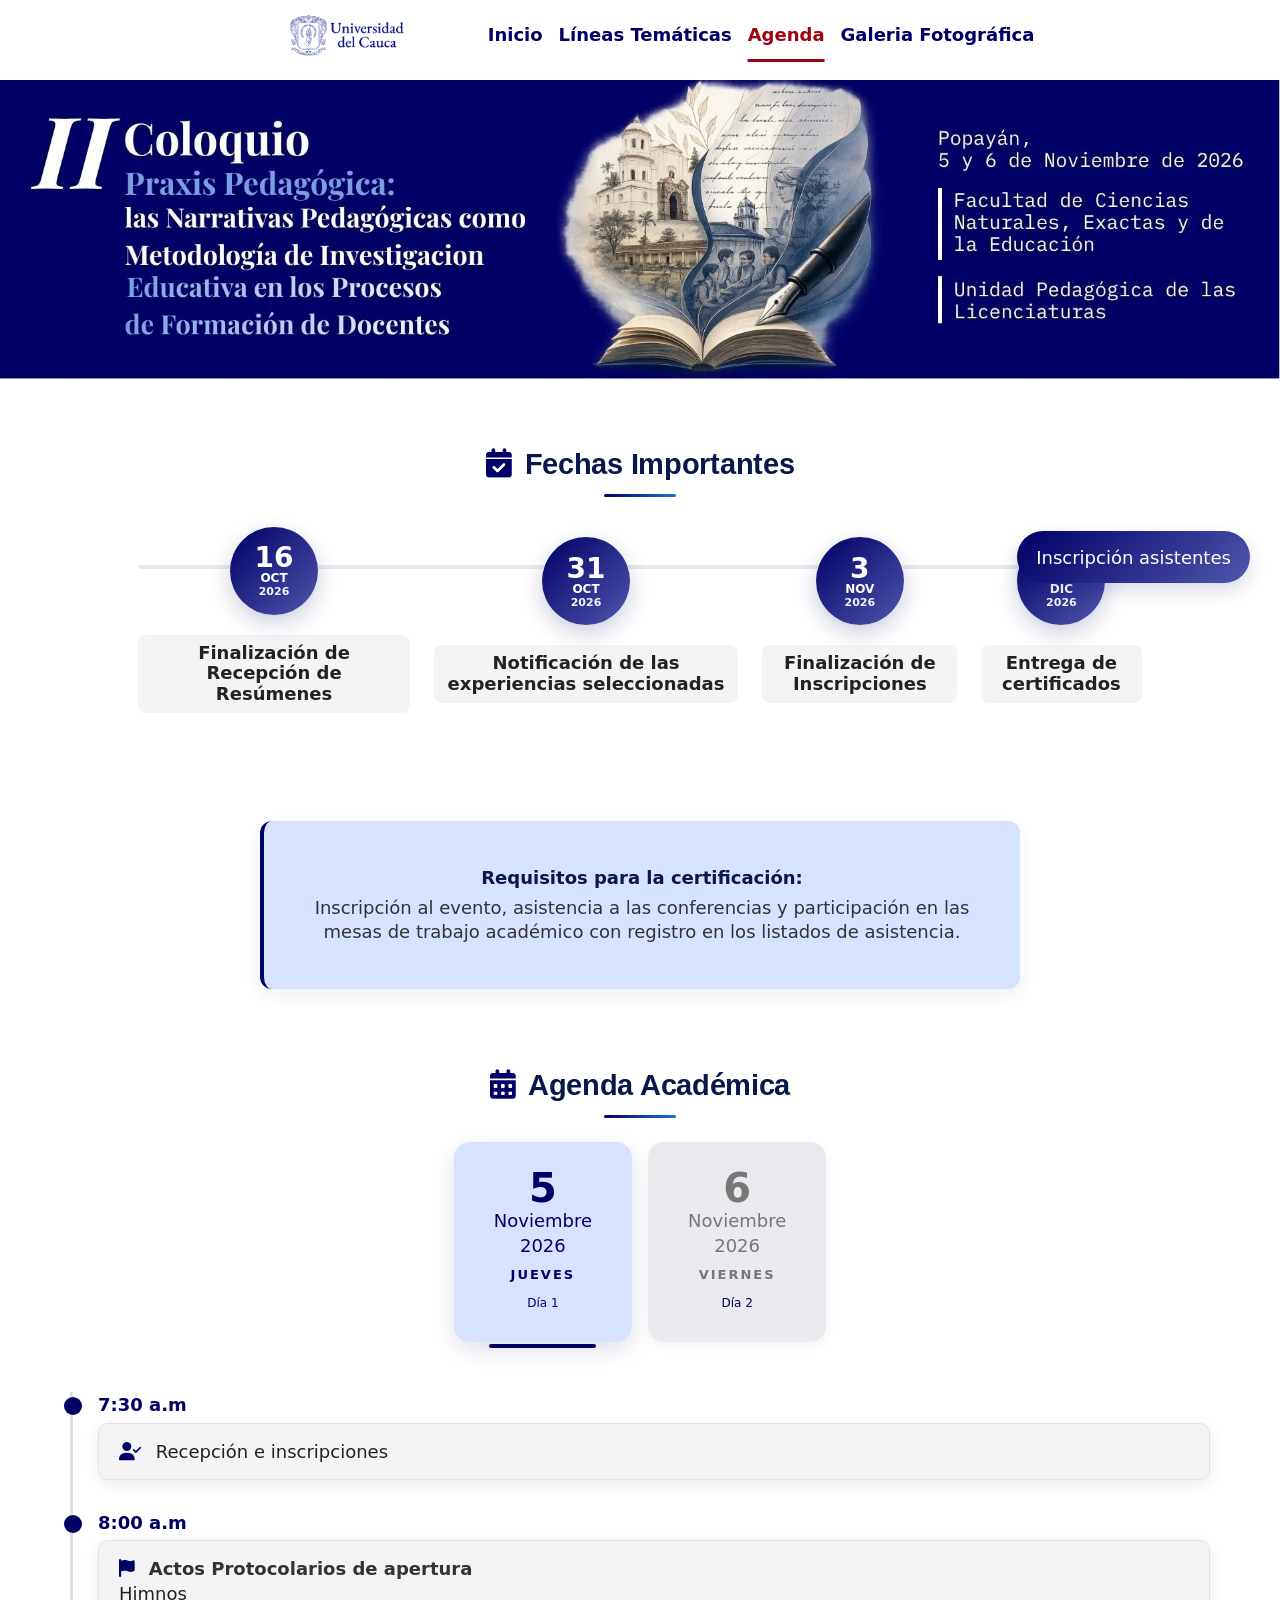
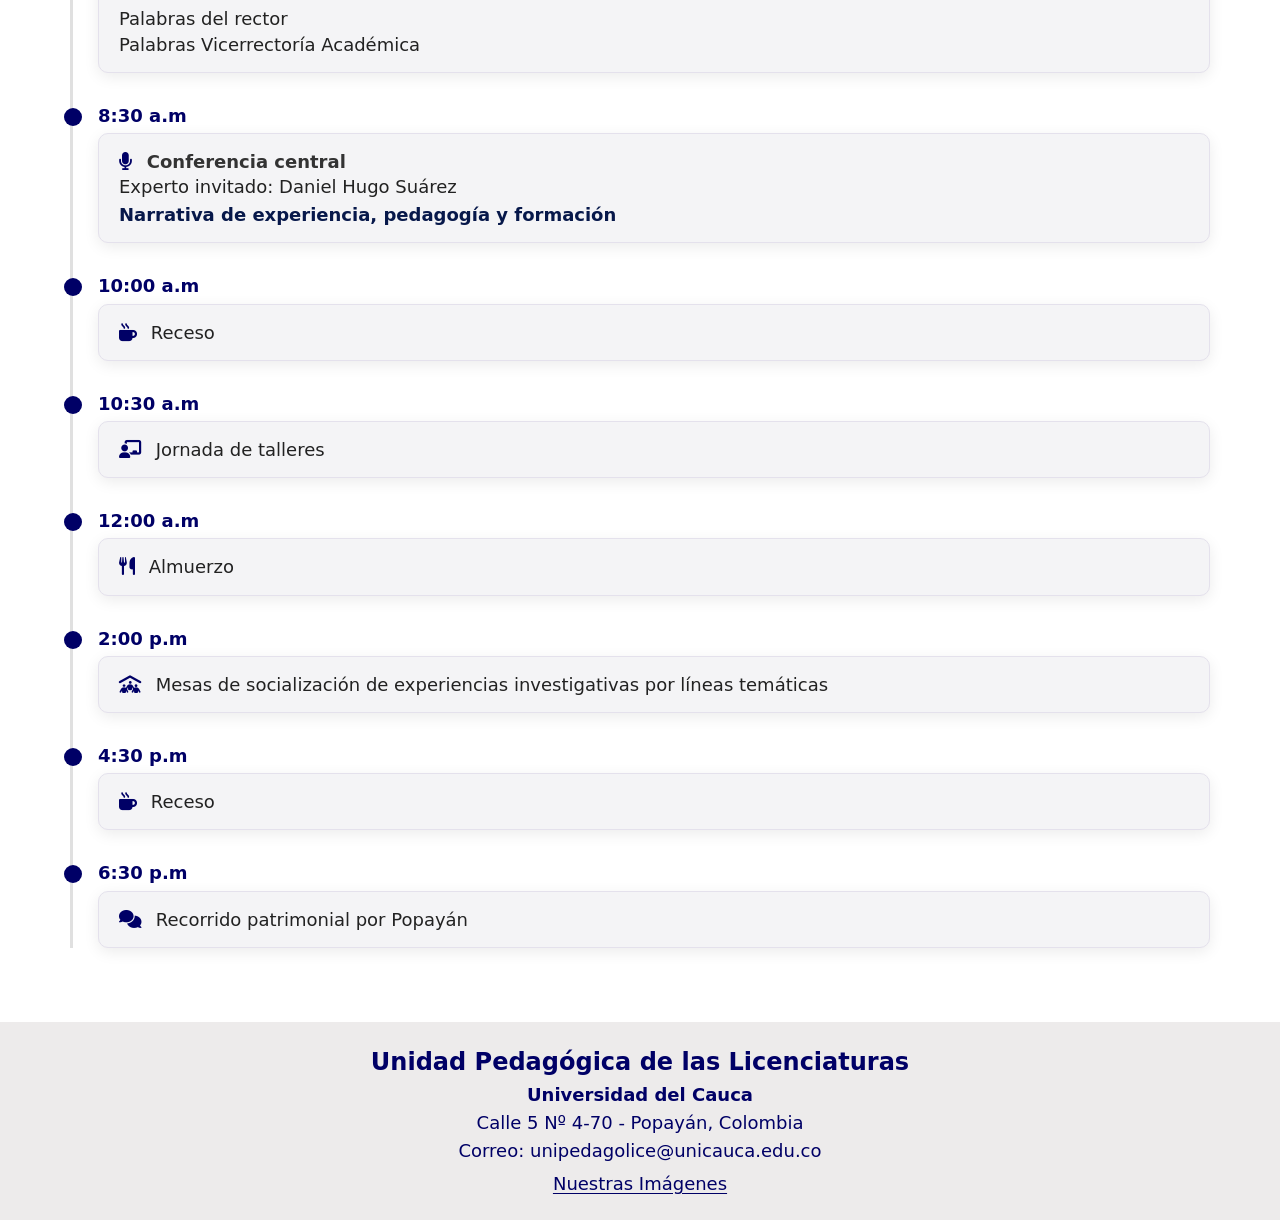
<file: agenda.html>
<!DOCTYPE html>
<html>

<head>
    <meta http-equiv="content-type" content="text/html;charset=utf-8" />
    <title> II Coloquio Praxis Pedagógica: las Narrativas Pedagógicas como Metodología de
        Investigación Educativa en los Procesos de Formación de Docentes </title>

    <!-- Stylesheets -->

    <link href="assets/css/base/bootstrap.min.css" rel="stylesheet" type="text/css">
    <link href="assets/css/layout/style.css?v=6" rel="stylesheet">
    <link href="assets/css/layout/style-2.css?v=6" rel="stylesheet">
    <link href="assets/css/pages/agenda-page.css?v=14" rel="stylesheet">
    <link href="assets/css/layout/responsive.css" rel="stylesheet">
    <link href="assets/css/components/inscripcion-modal.css" rel="stylesheet">
    <link rel="stylesheet" href="https://cdnjs.cloudflare.com/ajax/libs/font-awesome/6.5.0/css/all.min.css">

    <link rel="shortcut icon" href="assets/images/favicon.png" type="image/x-icon">
    <link rel="icon" href="assets/images/favicon.png" type="image/x-icon">

    <!-- Responsive -->
    <meta http-equiv="X-UA-Compatible" content="IE=edge">
    <meta name="viewport" content="width=device-width, initial-scale=1.0, maximum-scale=1.0, user-scalable=0">
</head>

<body class="business-consulting">
    <a class="whatsappLink"
        href="https://docs.google.com/forms/d/e/1FAIpQLSeFVY24MYsbzGnnPBbs-V5lDtlGARZn4Tpfe_6V7gc4ovTQWw/viewform?usp=dialog">Inscripción
        asistentes</a>

    <div class="page-wrapper">

        <!-- Main Header -->
        <div id="site-header"></div>
        <!-- End Main Header -->

        <!-- Important dates section -->
        <section class="dates-section">
            <div class="container">
                <h2 class="text-center agenda-title">
                    <i class="fa-solid fa-calendar-check"></i> Fechas Importantes
                </h2>
                <ul class="dates-timeline list-unstyled d-flex flex-column flex-md-row justify-content-between align-items-center gap-4">
                    <li class="date-item text-center flex-fill">
                        <div class="date-badge">
                            <div class="date-day">16</div>
                            <div class="date-month">Oct</div>
                            <div class="date-year">2026</div>
                        </div>
                        <div class="date-desc">Finalización de Recepción de Resúmenes</div>
                    </li>
                    <li class="date-item text-center flex-fill">
                        <div class="date-badge">
                            <div class="date-day">31</div>
                            <div class="date-month">Oct</div>
                            <div class="date-year">2026</div>
                        </div>
                        <div class="date-desc">Notificación de las experiencias seleccionadas</div>
                    </li>
                    <li class="date-item text-center flex-fill">
                        <div class="date-badge">
                            <div class="date-day">3</div>
                            <div class="date-month">Nov</div>
                            <div class="date-year">2026</div>
                        </div>
                        <div class="date-desc">Finalización de Inscripciones</div>
                    </li>
                    <li class="date-item text-center flex-fill">
                        <div class="date-badge">
                            <div class="date-day">18</div>
                            <div class="date-month">Dic</div>
                            <div class="date-year">2026</div>
                        </div>
                        <div class="date-desc">Entrega de certificados</div>
                    </li>
                </ul>
            </div>
        </section>
        <!-- End Important dates section -->

        <!-- Important announcement: certification requirements -->
        <section class="important-announcement">
            <div class="auto-container">
                <div class="sec-title centered">
                    <h3>Requisitos para la certificación:</h3>
                </div>
                <div class="text text-center">
                    <p>Inscripción al evento, asistencia a las conferencias y participación en las mesas de trabajo
                        académico con registro en los listados de asistencia.</p>
                </div>
            </div>
        </section>

        <!-- Agenda section -->
        <section class="agenda-section">
            <div class="container">
                <h2 class="text-center agenda-title">
                    <i class="fa-solid fa-calendar-days"></i> Agenda Académica
                </h2>
                <ul class="nav agenda-tabs justify-content-center align-items-center flex-wrap gap-3" id="agendaTabs" role="tablist">
                    <li class="nav-item">
                        <button class="nav-link active d-flex flex-column align-items-center" data-bs-toggle="tab"
                            data-bs-target="#dia1" type="button">
                            <div class="tab-day">5</div>
                            <div class="tab-month">Noviembre</div>
                            <div class="tab-year">2026</div>
                            <div class="tab-week">JUEVES</div>
                            <div class="tab-label">Día 1</div>
                        </button>
                    </li>
                    <li class="nav-item">
                        <button class="nav-link d-flex flex-column align-items-center" data-bs-toggle="tab"
                            data-bs-target="#dia2" type="button">
                            <div class="tab-day">6</div>
                            <div class="tab-month">Noviembre</div>
                            <div class="tab-year">2026</div>
                            <div class="tab-week">VIERNES</div>
                            <div class="tab-label">Día 2</div>
                        </button>
                    </li>
                </ul>

                <div class="tab-content">

                    <!-- DAY 1 -->

                    <div class="tab-pane fade show active" id="dia1">

                        <div class="timeline">
                            <div class="timeline-item">
                                <div class="time-badge">7:30 a.m</div>
                                <div class="timeline-content">
                                    <i class="fa-solid fa-user-check"></i> Recepción e inscripciones
                                </div>
                            </div>
                            <div class="timeline-item">
                                <div class="time-badge">8:00 a.m</div>
                                <div class="timeline-content">
                                    <i class="fa-solid fa-flag"></i>
                                    <strong>Actos Protocolarios de apertura</strong><br>
                                    Himnos<br>
                                    Palabras del rector<br>
                                    Palabras Vicerrectoría Académica
                                </div>
                            </div>
                            <div class="timeline-item conference-item">
                                <div class="time-badge">8:30 a.m</div>
                                <button class="timeline-content conference-trigger" type="button" aria-haspopup="dialog" aria-controls="conferencia-modal-overlay">
                                    <i class="fa-solid fa-microphone"></i>
                                    <strong>Conferencia central</strong><br>
                                    Experto invitado: Daniel Hugo Suárez<br>
                                    <span class="conference-title">Narrativa de experiencia, pedagogía y formación</span>
                                </button>
                            </div>
                            <div class="timeline-item">
                                <div class="time-badge">10:00 a.m</div>
                                <div class="timeline-content">
                                    <i class="fa-solid fa-mug-hot"></i> Receso
                                </div>
                            </div>
                            <div class="timeline-item">
                                <div class="time-badge">10:30 a.m</div>
                                <div class="timeline-content">
                                    <i class="fa-solid fa-chalkboard-user"></i> Jornada de talleres
                                </div>
                            </div>
                            <div class="timeline-item">
                                <div class="time-badge">12:00 a.m</div>
                                <div class="timeline-content">
                                    <i class="fa-solid fa-utensils"></i> Almuerzo
                                </div>
                            </div>
                            <div class="timeline-item">
                                <div class="time-badge">2:00 p.m</div>
                                <div class="timeline-content">
                                    <i class="fa-solid fa-people-roof"></i>
                                    Mesas de socialización de experiencias investigativas por líneas temáticas
                                </div>
                            </div>
                            <div class="timeline-item">
                                <div class="time-badge">4:30 p.m</div>
                                <div class="timeline-content">
                                    <i class="fa-solid fa-mug-hot"></i> Receso
                                </div>
                            </div>
                            <div class="timeline-item">
                                <div class="time-badge">6:30 p.m</div>
                                <div class="timeline-content">
                                    <i class="fa-solid fa-comments"></i> Recorrido patrimonial por Popayán
                                </div>
                            </div>
                        </div>
                    </div>

                    <!-- DAY 2 -->

                    <div class="tab-pane fade" id="dia2">
                        <div class="timeline">
                            <div class="timeline-item">
                                <div class="time-badge">8:30 a.m</div>
                                    <button class="timeline-content conference-trigger conference-gabriel-trigger" type="button" aria-haspopup="dialog" aria-controls="gabriel-modal-overlay">
                                    <i class="fa-solid fa-microphone"></i>
                                        <strong>Conferencia central</strong><br>
                                        Experto invitado: Gabriel Jaime Murillo Arango<br>
                                        <span class="conference-title">Trayectorias de formación e investigación biográfica narrativa en Colombia desde el movimiento pedagógico a hoy</span>
                                    </button>
                            </div>
                            <div class="timeline-item">
                                <div class="time-badge">10:00 a.m</div>
                                <div class="timeline-content">
                                    <i class="fa-solid fa-mug-hot"></i> Receso
                                </div>
                            </div>
                            <div class="timeline-item">
                                <div class="time-badge">10:30 a.m</div>
                                <div class="timeline-content">
                                    <i class="fa-solid fa-chalkboard-user"></i>
                                    Jornada de socialización de poster y talleres
                                </div>
                            </div>
                            <div class="timeline-item">
                                <div class="time-badge">12:00 a.m</div>
                                <div class="timeline-content">
                                    <i class="fa-solid fa-utensils"></i> Almuerzo
                                </div>
                            </div>
                            <div class="timeline-item">
                                <div class="time-badge">2:00 p.m</div>
                                <div class="timeline-content">
                                    <i class="fa-solid fa-people-roof"></i>
                                    Mesas de socialización de experiencias investigativas por líneas temáticas
                                </div>
                            </div>
                            <div class="timeline-item">
                                <div class="time-badge">4:30 p.m</div>
                                <div class="timeline-content">
                                    <i class="fa-solid fa-mug-hot"></i> Receso
                                </div>
                            </div>
                            <div class="timeline-item">
                                <div class="time-badge">5:00 p.m</div>
                                <div class="timeline-content">
                                    <i class="fa-solid fa-flag-checkered"></i> 
                                    <strong>Acto de clausura:</strong> Diana Posada, Universidad de Antioquia
                                </div>
                            </div>
                        </div>
                    </div>
                </div>
            </div>
        </section>

        <!-- Main Footer -->
        <div id="site-footer"></div>
        <!-- End Main Footer -->

    </div>

    <!--Scroll to top-->
    <div class="scroll-to-top scroll-to-target" data-target="html"><span class="fa fa-angle-double-up"></span></div>

    <!-- Scripts -->
    <script src="assets/js/utils/includes.js"></script>
    <script src="assets/js/core/bootstrap.min.js" type="text/javascript"></script>
    <script src="assets/js/core/jquery.js"></script>
    <script src="assets/js/core/popper.min.js"></script>
    <script src="assets/js/plugins/wow.js"></script>
    <script src="assets/js/main/script.js"></script>
    <script src="assets/js/main/inscripcion-modal.js"></script>
    <script src="assets/js/main/imagenes-modal.js"></script>
    <script src="assets/js/main/conferencia-modal.js"></script>

</body>

</html>
</file>
<file: assets/css/layout/style.css>
/* ---------------------------------------

[Master Stylesheet]

Project:    MiExpo - Business Events and Digital Conference HTML Template
Version:    1
Last Change:    24/4/2019
Primary Use:    Mi-Expo HTML Template

------------------------------------------

[Table of contents]

1. Fonts
2. Resources / Css Files
3. Reset
4. Global Settings
5. Buttons Style / Two / Three
6. Social Icons
7. Scroll To Top style
8. Section Title
9. Main Header
10. Main Slider Section
11. Counter Section
12. Welcome Section
13. Speaker Section
14. Events Section / Two
15. Fluid Section One
16. Price Section
17. Gallery Section / Two
18. Testimonial Section / Two
19. Sponsors Section / Two
20. News Section
21. Newsletter Section
22. Main Footer / Two
23. Market Section
24. Speaker Section Two
25. Program Section
26. Guest Section / Two
27. Mission Section
28. Business Section
29. Festival Section
30. Timer Section
31. Video Section
32. Page Title Section
33. About Section
34. Map Section
35. Pricing Section
36. Map Section
37. Schedule Section
38. Blog Section
39. Blog Detail
40. Sidebar Widgets
41. Contact Info
42. Contact Form Section

-------------------------------------------*/

@import url('https://fonts.googleapis.com/css?family=Arimo:300,300i,400,400i,700,700i|Passion+One:400,700,900|Sacramento');
@import url('theme.css');

/*** 

====================================================================
	1. Resources / Css Files
====================================================================

 ***/
 
@import url('../base/font-awesome.css');
@import url('../base/animate.css');
@import url('../base/custom-animate.css');

/*** 

====================================================================
	1. Fonts
====================================================================

 ***/

@font-face {
	font-family: 'Belmonte-Rough';
    src: url('../../fonts/BelmonteRough.eot');
    src: url('../../fonts/BelmonteRoughd41d.eot?#iefix') format('embedded-opentype'),
        url('../../fonts/BelmonteRough.woff2') format('woff2'),
        url('../../fonts/BelmonteRough.woff') format('woff'),
        url('../../fonts/BelmonteRough.ttf') format('truetype'),
        url('../../fonts/BelmonteRough.svg#BelmonteRough') format('svg');
    font-weight: normal;
    font-style: normal;
}

/*** 

====================================================================
	3. Reset
====================================================================

 ***/
 
* {
	margin:0px;
	padding:0px;
	border:none;
	outline:none;
}

/*** 

====================================================================
	4. Global Settings
====================================================================

 ***/

 /* Logo sizing rules using centralized theme variables */
.header-upper .logo img,
.logo-box .logo img {
	width: 100% !important;
	max-width: 130px !important; /* match sticky logo size to avoid layout shift */
	height: auto;
}

.sticky-header .logo img {
	width: 130px !important;
	max-width: 100% !important;
	height: auto;
}

/* font-family: var(--font-script);
font-family: var(--font-body);
font-family: var(--font-heading); */

body {
	font-size:18px;
	color:var(--color-000);
	line-height:1.4em;
	background:var(--bg-base);
	-webkit-font-smoothing: antialiased;
	-moz-font-smoothing: antialiased;
}

.bordered-layout .page-wrapper{
	padding:0px 50px 0px;
}

a{
	text-decoration:none;
	cursor:pointer;
	color:var(--color-000);
}

button,
a:hover,a:focus,a:visited{
	text-decoration:none;
	outline:none !important;
}

h1,h2,h3,h4,h5,h6 {
	position:relative;
	font-weight:normal;
	margin:0px;
	background:none;
	line-height:1.35em;
}

/* Typography */

h1{
	font-size:70px;
}

h2{
    color: var(--primary);
    font-weight: 700;
    font-size: 24px;
    
	margin: 20px 0;
}

h3{
	font-size:28px;
}

h4{
	font-size:24px;
}

h5{
	font-size:20px;
}

h6{
	font-size:18px;
}

input,button,select,textarea{
	
}

textarea{
	overflow:hidden;
}

p{
	position:relative;
	line-height:1.35em;	
	
}

.auto-container{
	position:static;
	max-width:1399px;
	padding:0px 15px;
	margin:0 auto;
}

.medium-container{
	max-width:850px;
}

.page-wrapper{
	position:relative;
	margin:0 auto;
	width:100%;
	min-width:300px;
}

ul,li{
	margin:0px;	
	font-size: 18px;
}

img{
	display:inline-block;
	max-width:100%;
}

.theme-btn{
	display:inline-block;
	transition:all 0.3s ease;
	-moz-transition:all 0.3s ease;
	-webkit-transition:all 0.3s ease;
	-ms-transition:all 0.3s ease;
	-o-transition:all 0.3s ease;
}

.centered{
	text-align:center;	
}

.pull-left{
	float:left;
}

.pull-right{
	float:right;
}

/* Center header logo and navigation horizontally */
.header-upper .logo-box, .header-upper .nav-outer{
	float:none;
}

/* Sticky header centered */
.sticky-header .auto-container{
	display:flex;
	align-items:center;
	justify-content:center;
	gap:36px;
}
.sticky-header .logo, .sticky-header .right-col{
	float:none;
}

/* Ensure mobile toggler still aligns properly */
.header-upper .mobile-nav-toggler{ order: 3; }
.header-upper .logo-box{ order: 1; }
.header-upper .nav-outer{ order: 2; }

/*** 

====================================================================
	5. Buttons Style
====================================================================

 ***/

/*Btn Style One*/

.btn-style-one{
	position:relative;
	line-height:24px;
	color:var(--bg-base);
	font-size:14px;
	font-weight:700;
	border-radius:3px;
	background-color:var(--primary-light);
	padding:11px 23px;
	text-transform:uppercase;
	border:2px solid var(--primary-light);
	
}

.btn-style-one:hover{
	color: var(--primary-light);
	background:none;
}

/*Btn Style Two*/

.btn-style-two{
	position:relative;
	line-height:24px;
	background:var(--color-ae1ec7);
	color:var(--bg-base);
	font-size:16px;
	font-weight:600;
	border-radius:3px;
	letter-spacing:0.05em;
	padding:14px 30px 14px;
	border:2px solid var(--color-ae1ec7);
	text-transform:uppercase;
	font-family: var(--font-body);
}

.btn-style-two:hover{
	background:var(--color-ffa116);
	border-color:var(--color-ffa116);
	color:var(--bg-base);
}

/* Btn Style Three */

.btn-style-three{
	position:relative;
	line-height:24px;
	background:none;
	color:var(--bg-base);
	font-size:16px;
	font-weight:600;
	border-radius:3px;
	letter-spacing:0.05em;
	padding:15px 30px 15px;
	border:1px solid var(--color-ffa116);
	text-transform:uppercase;
	font-family: var(--font-body);
}

.btn-style-three:before{
	content: '';
    position: absolute;
    top: 0;
    left: 0;
    width: 100%;
    height: 100%;
    z-index: 1;
	opacity:0.5;
    background-color: var(--color-ffa116);
    -webkit-transition: all 0.3s;
    -moz-transition: all 0.3s;
    -o-transition: all 0.3s;
    transition: all 0.3s;
    -webkit-transform: scaleY(0);
    transform: scaleY(0);
	-webkit-transform-origin:left top;
    -moz-transform-origin:left top;
    -o-transform-origin:left top;
	transform-origin:left top;
}

.btn-style-three:after{
	content: '';
    position: absolute;
    top: 0;
    left: 0;
    width: 100%;
    height: 100%;
    z-index: 1;
    background-color: var(--color-ffa116);
    -webkit-transition: all 0.3s;
    -moz-transition: all 0.3s;
    -o-transition: all 0.3s;
    transition: all 0.3s;
    -webkit-transform: scaleY(0);
    transform: scaleY(0);
	-webkit-transform-origin:left top;
    -moz-transform-origin:left top;
    -o-transform-origin:left top;
	transform-origin:left top;
}

.btn-style-three span{
	position:relative;
	z-index:10;
}

.btn-style-three:hover::before{
    -webkit-transform: scaleY(1);
    transform: scaleY(1);
}

.btn-style-three:hover::after{
    -webkit-transition-delay: 0.2s;
    transition-delay: 0.2s;
	 -webkit-transform: scaleY(1);
    transform: scaleY(1);
}

.btn-style-three:hover{
	color:var(--bg-base);
}

/* Btn Style Four */

.btn-style-four{
	position:relative;
	line-height:24px;
	background:none;
	color:var(--bg-base);
	font-size:14px;
	font-weight:700;
	overflow:hidden;
	border-radius:3px;
	letter-spacing:0.05em;
	padding:15px 30px 15px;
	text-transform:uppercase;
	font-family: var(--font-body);
}

.btn-style-four .txt{
	position:relative;
	z-index:1;
}

.btn-style-four:before{
    content: '';
    position: absolute;
    top: 0;
    left: 0;
    width: 100%;
    height: 100%;
    z-index: 1;
    background-color: var(--color-ffa116);
    transition:all 0.3s ease;
	-moz-transition:all 0.3s ease;
	-webkit-transition:all 0.3s ease;
	-ms-transition:all 0.3s ease;
	-o-transition:all 0.3s ease;
}

.btn-style-four:hover{
	color:var(--bg-base);
}

.btn-style-four:hover::before{
    opacity: 0;
    -webkit-transform: scale(0.5,0.5);
    transform: scale(0.5,0.5);
}

.btn-style-four:after{
	content: '';
    position: absolute;
    top: 0;
    left: 0;
    width: 100%;
    height: 100%;
    z-index: 1;
    opacity: 0;
    transition:all 0.3s ease;
	-moz-transition:all 0.3s ease;
	-webkit-transition:all 0.3s ease;
	-ms-transition:all 0.3s ease;
	-o-transition:all 0.3s ease;
    border: 1px solid var(--color-ffa116);
    -webkit-transform: scale(1.4,1.4);
    transform: scale(1.4,1.4);
}

.btn-style-four:hover::after{
	opacity: 1;
    -webkit-transform: scale(1,1);
    transform: scale(1,1);
}

.btn-style-four:hover{
	color:var(--color-ffa116);
}

/* Btn Style Five */

.btn-style-five{
	position:relative;
	color:var(--bg-base);
	font-size:14px;
	padding:12px 34px;
	letter-spacing:1px;
	border-radius:3px;
	font-weight:700;
	line-height:24px;
	background-color:var(--color-ffa116);
	text-transform:uppercase;
	border:2px solid var(--color-ffa116);
}

.btn-style-five:hover{
	position:relative;
	background:none;
	color:var(--color-ffa116);
}

/* List Style One */

.list-style-one{
	position:relative;
}

.list-style-one li{
	position:relative;
	color:var(--text-secondary);
	font-size:16px;
	font-weight:700;
	line-height:1.35em;
	margin-bottom:12px;
	padding-left:35px;
}

.list-style-one li:last-child{
	margin-bottom:0px;
}

.list-style-one li:before{
	position:absolute;
	content: "\f177";
	left:0px;
	top:0px;
	font-size:14px;
	color:var(--primary);
	font-family: "Flaticon";
}

/*** 

====================================================================
	6. Social Icons
====================================================================

 ***/

/*Social Icon One*/

.social-icon-one{
	position:relative;
}

.social-icon-one li{
	position:relative;
	margin-right:8px;
	display:inline-block;
}

.social-icon-one li.twitter a{
	color:var(--color-00b9f1);
}

.social-icon-one li.linkedin a{
	color:var(--color-0089b1);
}

.social-icon-one li a{
	position:relative;
	font-size:16px;
	color:var(--color-4a72a9);
	font-weight:400;
	width:52px;
	height:52px;
	line-height:50px;
	text-align:center;
	border-radius:50px;
	border:1px solid var(--color-e2e2e2);
	transition:all 0.3s ease;
	-moz-transition:all 0.3s ease;
	-webkit-transition:all 0.3s ease;
	-ms-transition:all 0.3s ease;
	-o-transition:all 0.3s ease;
}

.social-icon-one li a:hover{
	color:var(--bg-base);
	border-color:var(--primary);
	background-color:var(--primary);
}

.theme_color{
	color:var(--primary);
}

.preloader{ position:fixed; left:0px; top:0px; width:100%; height:100%; z-index:999999; background-color:var(--bg-base); background-position:center center; background-repeat:no-repeat; background-image:url(../../images/icons/preloader.svg);}

img{
	display:inline-block;
	max-width:100%;
	height:auto;	
}

/*** 

====================================================================
	7. Scroll To Top style
====================================================================

***/

.scroll-to-top{
	position:fixed;
	bottom:15px;
	right:15px;
	width:50px;
	height:50px;
	color:var(--bg-base);
	font-size:24px;
	text-transform:uppercase;
	line-height:50px;
	text-align:center;
	z-index:100;
	cursor:pointer;
	background:var(--primary);
	display:none;
	-webkit-transition:all 300ms ease;
	-ms-transition:all 300ms ease;
	-o-transition:all 300ms ease;
	-moz-transition:all 300ms ease;
	transition:all 300ms ease;		
}

.scroll-to-top:hover{
	color:var(--bg-base);
	background:var(--color-242f6c);
}

/*** 

====================================================================
	8. Section Title
====================================================================

***/

.sec-title{
	position:relative;
	margin-bottom:1px;
}

.sec-title .title{
	position: relative;
    color: var(--primary);
    font-size: 16px;
    font-weight: 400;
    margin-bottom: 15px;
    
}

.sec-title h2{
    position: relative;
    color: var(--color-000066);
    font-weight: 700;
    line-height: 1.35em;
	font-size:30px;
	z-index:1;
    
}

.sec-title .big-title{
    position: relative;
    color: var(--color-f4f4f4);
    font-weight: 700;
    line-height: 1em;
	font-size:72px;
	margin-top:-26px;
	letter-spacing:3px;
	text-transform:uppercase;
}

@keyframes slide{
	from { background-position: 0 0; }
    to { background-position: -200px 0; }
}

@-webkit-keyframes slide{
	from { background-position: 0 0; }
    to { background-position: -200px 0; }
}

.sec-title.centered .separator{
	margin:0 auto;
}

.sec-title.centered{
	text-align: center;
}

.sec-title.centered .text{
	max-width:580px;
	margin:0 auto;
}

.sec-title.light h2,
.sec-title.light .text{
	color:var(--bg-base);
}

/*** 

====================================================================
	9. Main Header
====================================================================

***/

.main-header{
	position:absolute;
	z-index:999;
	width:100%;
	-ms-animation-duration: 500ms;
	-moz-animation-duration: 500ms;
	-op-animation-duration: 500ms;
	-webkit-animation-duration: 500ms;
	animation-duration: 500ms;
}

.main-header .main-box{
	position:relative;
	padding:0px 0px;
	left:0px;
	top:0px;
	width:100%;
	background:none;
	-webkit-transition:all 300ms ease;
	-ms-transition:all 300ms ease;
	-o-transition:all 300ms ease;
	-moz-transition:all 300ms ease;
	transition:all 300ms ease;
}

.main-header .main-box .outer-container{
	position:relative;
	padding:0px 40px;
}

.main-header .main-box .logo-box{
	position:relative;
	float:left;
	left:0px;
	z-index:10;
	padding:30px 0px;
}

.main-header .main-box .logo-box .logo img{
	display:inline-block;
	max-width:100%;
	-webkit-transition:all 300ms ease;
	-ms-transition:all 300ms ease;
	-o-transition:all 300ms ease;
	-moz-transition:all 300ms ease;
	transition:all 300ms ease;	
}

.main-header .nav-toggler{
	position:absolute;
	top:50%;
	margin-top:0px;
	display: block;
}

.main-header .nav-toggler button{
	position:relative;
	display:block;
	color:var(--color-444444);
	text-align:center;
	font-size:24px;
	line-height:34px;
	font-weight:normal;
	background:none;
		border-bottom: 3px solid var(--primary);
}

.main-header .header-upper{
	position:relative;
	background:var(--color-fff);
}

.main-header .header-upper .outer-container{
	position:relative;
	padding:0; /* remove side padding so header aligns with sticky container */
}

/* Match sticky header: make auto-container the flex container and dissolve clearfix wrapper */
.main-header .header-upper .auto-container{
	display:flex !important;
	align-items:center !important;
	justify-content:center !important;
	gap:36px !important;
}
.main-header .header-upper .auto-container > .clearfix{
	display:contents !important; /* layout-transparent: children participate in auto-container flex */
}

.main-header .header-upper .nav-outer{
	float:none !important;
	width:auto !important;
	margin-top:0 !important;
	text-align:center !important;
}

.main-header .header-upper .logo-box{
	float:none !important;
	padding:6px 0 !important;
}

.main-header .nav-outer{
	position:relative;
	float:none; /* allow flex centering */
	width:auto;
	margin-top:0; /* remove forced offset */
	text-align:center;
	transition: all 500ms ease;
    -moz-transition: all 500ms ease;
    -webkit-transition: all 500ms ease;
    -ms-transition: all 500ms ease;
    -o-transition: all 500ms ease;
}

.main-header .header-upper .logo-box{
	position: relative;
	z-index:20;
	padding:6px 0 6px; /* small top/bottom padding to match sticky */
	transition: all 500ms ease;
	-moz-transition: all 500ms ease;
	-webkit-transition: all 500ms ease;
	-ms-transition: all 500ms ease;
	-o-transition: all 500ms ease;
}

/* Navbar centering overrides (clean placement) */
.header-upper .nav-outer .navbar-collapse{
	display:flex !important;
	justify-content:center !important;
	align-items:center !important;
	width:auto !important; /* prevent full-width expansion */
}

.header-upper .nav-outer .navigation{
	display:flex !important;
	justify-content:center !important;
	margin:0 !important;
	width:auto !important;
}

.header-upper .nav-outer .main-menu{
	margin-left:0 !important;
	padding-left:0 !important;
}

.main-header .header-upper .logo-box .logo{
	position:relative;
}

.main-header .header-upper .outer-box{
	position: absolute;
	right:0px;
	top:0px;
	z-index:10;
	margin-top:8px; /* align outer-box with centered header */
	transition: all 500ms ease;
    -moz-transition: all 500ms ease;
    -webkit-transition: all 500ms ease;
    -ms-transition: all 500ms ease;
    -o-transition: all 500ms ease;
}

.main-header .header-upper .outer-box .cart-btn{
	position:relative;
	float:left;
	margin-left:16px;
	margin-top: 14px;
}

.main-header .header-upper .outer-box .cart-btn .icon{
	position:relative;
	color:var(--bg-base);
	font-size:22px;
	line-height:1.45em;
}

.main-header .header-upper .outer-box .btn-box{
	position:relative;
	float:left;
	margin-left:28px;
}

.main-header .header-upper .outer-box .btn-box .theme-btn{
	padding:11px 36px;
}

.main-header .nav-outer .search-box-btn{
	position: relative;
	float:left;
    margin-top: 12px;
}

.main-header .nav-outer .search-box-btn .icon{
	position:relative;
	top:4px;
	color:var(--bg-base);
	cursor:pointer;
	font-size:20px;
}

.main-header .header-upper .upper-right{
	padding-top:32px;
}

.main-menu{
	position:relative;
	display:inline-block;
	-webkit-transition:all 300ms ease;
	-ms-transition:all 300ms ease;
	-o-transition:all 300ms ease;
	-moz-transition:all 300ms ease;
	transition:all 300ms ease;
}

.header-style-one .main-menu{
	padding-top:38px;
}

.main-menu .navbar-collapse{
	padding:0px;
	width:100%;
}

.main-menu .navigation{
	position:relative;
	margin:0px;
	text-align:center;
	width:100%;
}

.main-menu .navigation > li{
	position:relative;
	display:inline-block;
	padding:0px 0px;
	margin:0px 8px;
	transition:all 500ms ease;
	-moz-transition:all 500ms ease;
	-webkit-transition:all 500ms ease;
	-ms-transition:all 500ms ease;
	-o-transition:all 500ms ease;
	
}


.main-menu .navigation > li:last-child{
	margin-right:0px;
}

.main-menu .navigation > li > a{
	position:relative;
	display:block;
	color:var(--primary);
	text-align:center;
	font-weight:bold;
	padding:20px 0px; /* match sticky padding to prevent vertical shift */
	font-size:18px;
	transition:all 500ms ease;
	-moz-transition:all 500ms ease;
	-webkit-transition:all 500ms ease;
	-ms-transition:all 500ms ease;
	-o-transition:all 500ms ease;
}


.main-menu .navigation > li.current > a:before,
.main-menu .navigation > li:hover > a:before{
	width:100%;
}

.main-menu .navigation > li:hover > a,
.main-menu .navigation > li.current > a,
.main-header.light-version .main-menu .navigation > li:hover > a,
.main-header.light-version .main-menu .navigation > li.current > a{
	opacity:1;
	color:var(--color-ffa116);
}

.main-menu .navigation > li > ul{
	position:absolute;
	left:0px;
	top:100%;
	margin-top: 10px;
	width:220px;
	z-index:100;
	display:none;
	opacity: 0;
    visibility: hidden;
	padding: 10px 0px;
	background: var(--bg-base);
	text-align:left;
	border-radius: 3px;
	-moz-transform: translateY(30px);
	-webkit-transform: translateY(30px);
	-ms-transform: translateY(30px);
	-o-transform: translateY(30px);
	transform: translateY(30px);
	-webkit-box-shadow:2px 2px 5px 1px var(--color-rgba-0-0-0-0-05),-2px 0px 5px 1px var(--color-rgba-0-0-0-0-05);
	-ms-box-shadow:2px 2px 5px 1px var(--color-rgba-0-0-0-0-05),-2px 0px 5px 1px var(--color-rgba-0-0-0-0-05);
	-o-box-shadow:2px 2px 5px 1px var(--color-rgba-0-0-0-0-05),-2px 0px 5px 1px var(--color-rgba-0-0-0-0-05);
	-moz-box-shadow:2px 2px 5px 1px var(--color-rgba-0-0-0-0-05),-2px 0px 5px 1px var(--color-rgba-0-0-0-0-05);
	box-shadow:2px 2px 5px 1px var(--color-rgba-0-0-0-0-05),-2px 0px 5px 1px var(--color-rgba-0-0-0-0-05);
}

.main-menu .navigation > li > ul:before{
	position:absolute;
	content:'';
	left:0px;
	top:-30px;
	width:100%;
	height:30px;
	display:block;
}

.main-menu .navigation > li > ul.from-right{
	left:auto;
	right:0px;	
}

.main-menu .navigation > li > ul > li{
	position:relative;
	width:100%;
	padding:0px 20px;
	border-bottom:1px solid var(--color-rgba-0-0-0-0-05);
	margin-bottom: 0px;
}

.main-menu .navigation > li > ul > li:last-child{
	margin-bottom: 0px;
	border-bottom:none;
}

.main-menu .navigation > li > ul > li > a{
	position:relative;
	display:block;
	padding:10px 0px;
	line-height:24px;
	font-weight:500;
	font-size:15px;
	text-transform:capitalize;
	color:var(--text-primary);
	transition:all 300ms ease;
	-moz-transition:all 300ms ease;
	-webkit-transition:all 300ms ease;
	-ms-transition:all 300ms ease;
	-o-transition:all 300ms ease;
}

.main-menu .navigation > li > ul > li:hover > a{
	color:var(--primary);
}

.main-menu .navigation > li > ul > li.dropdown > a:after{
	font-family: 'Font Awesome 5 Free';
	content: "\f105";
	position:absolute;
	right:0px;
	top:10px;
	width:10px;
	display:block;
	line-height:24px;
	font-size:16px;
	text-align:center;
	z-index:5;	
	font-weight:800;
}

.main-menu .navigation > li > ul > li > ul{
	position:absolute;
	left:100%;
	top:100%;
	width:220px;
	z-index:100;
	display:none;
	opacity: 0;
    visibility: hidden;
	padding: 10px 0px;
	background: var(--bg-base);
	text-align:left;
	border-radius: 3px;
	-moz-transform: translateY(30px);
	-webkit-transform: translateY(30px);
	-ms-transform: translateY(30px);
	-o-transform: translateY(30px);
	transform: translateY(30px);
	-webkit-box-shadow:2px 2px 5px 1px var(--color-rgba-0-0-0-0-05),-2px 0px 5px 1px var(--color-rgba-0-0-0-0-05);
	-ms-box-shadow:2px 2px 5px 1px var(--color-rgba-0-0-0-0-05),-2px 0px 5px 1px var(--color-rgba-0-0-0-0-05);
	-o-box-shadow:2px 2px 5px 1px var(--color-rgba-0-0-0-0-05),-2px 0px 5px 1px var(--color-rgba-0-0-0-0-05);
	-moz-box-shadow:2px 2px 5px 1px var(--color-rgba-0-0-0-0-05),-2px 0px 5px 1px var(--color-rgba-0-0-0-0-05);
	box-shadow:2px 2px 5px 1px var(--color-rgba-0-0-0-0-05),-2px 0px 5px 1px var(--color-rgba-0-0-0-0-05);
}

.main-menu .navigation > li > ul > li > ul.from-right{
	left:auto;
	right:0px;	
}

.main-menu .navigation > li > ul > li > ul > li{
	position:relative;
	width:100%;
	padding:0px 20px;
	border-bottom:1px solid var(--color-rgba-0-0-0-0-05);
	margin-bottom: 0px;
}

.main-menu .navigation > li > ul > li > ul > li:last-child{
	margin-bottom: 0px;
	border-bottom:none;
}

.main-menu .navigation > li > ul > li > ul > li > a{
	position:relative;
	display:block;
	padding:10px 0px;
	line-height:24px;
	font-weight:500;
	font-size:15px;
	text-transform:capitalize;
	color:var(--text-primary);
	transition:all 300ms ease;
	-moz-transition:all 300ms ease;
	-webkit-transition:all 300ms ease;
	-ms-transition:all 300ms ease;
	-o-transition:all 300ms ease;
}

.main-menu .navigation > li > ul > li > ul > li:hover > a{
	color:var(--primary);
}

.main-menu .navigation > li.dropdown:hover > ul{
	visibility:visible;
	opacity:1;
	-moz-transform: translateY(0px);
	-webkit-transform: translateY(0px);
	-ms-transform: translateY(0px);
	-o-transform: translateY(0px);
	transform: translateY(0px);
	transition:all 500ms ease;
	-moz-transition:all 500ms ease;
	-webkit-transition:all 500ms ease;
	-ms-transition:all 500ms ease;
	-o-transition:all 500ms ease;

}

.main-menu .navigation li > ul > li.dropdown:hover > ul{
	visibility:visible;
	opacity:1;
	top:0;
	-moz-transform: translateY(0px);
	-webkit-transform: translateY(0px);
	-ms-transform: translateY(0px);
	-o-transform: translateY(0px);
	transform: translateY(0px);
	transition:all 500ms ease;
	-moz-transition:all 500ms ease;
	-webkit-transition:all 500ms ease;
	-ms-transition:all 500ms ease;
	-o-transition:all 500ms ease;	
}

.main-menu .navbar-collapse > ul li.dropdown .dropdown-btn{
	position:absolute;
	right:10px;
	top:6px;
	width:30px;
	height:30px;
	text-align:center;
	color:var(--bg-base);
	line-height:28px;
	border:1px solid var(--bg-base);
	background-size:20px;
	cursor:pointer;
	z-index:5;
	display:none;
}

.header-style-two{
	position:relative;
}

.main-header.header-style-two .header-upper .logo-box{
	padding:20px 0px 20px;
}

.main-header.header-style-two .nav-outer{
	margin-top:0px;
	float:right;
	width:auto;
}

.main-header.header-style-two .header-upper .outer-box{
	position:relative;
	float:right;
	margin-top:30px;
	margin-left:30px;
}

.header-style-two .main-menu{
	float:left;
}

.header-style-two .main-menu .navigation > li > a{
	color:var(--primary);
	padding:40px 0px;
	font-weight:bold;
}

.header-style-two .main-menu .navigation > li > a:before{
	bottom:48px;
}

.header-style-two .nav-outer .search-box-btn .icon{
	color:var(--text-primary);
}

/* Header Style Three */

.header-top{
	position:relative;
	border-bottom:1px solid var(--color-rgba-255-255-255-0-20);
}

.header-top .top-left{
	position:relative;
	padding-top:12px;
	padding-bottom:12px;
}

.header-top .top-left ul{
	position:relative;
}

.header-top .top-left ul li{
	position:relative;
	margin-right:40px;
	display:inline-block;
}

.header-top .top-left ul li a{
	position:relative;
	color:var(--bg-base);
	font-size:16px;
	transition:all 300ms ease;
	-moz-transition:all 300ms ease;
	-webkit-transition:all 300ms ease;
	-ms-transition:all 300ms ease;
	-o-transition:all 300ms ease;
}

.header-top .top-left ul li a .icon{
	position:relative;
	margin-right:10px;
}

.header-top .top-left ul li a:hover{
	color:var(--primary);
}

.header-top .top-right{
	position:relative;
}

.header-top .top-right .social-box{
	position:relative;
	float:right;
	margin-top:11px;
}

.header-top .top-right .social-box li{
	position:relative;
	margin:0px 9px;
	display:inline-block;
}

.header-top .top-right .social-box li a{
	position:relative;
	font-size:16px;
	transition:all 300ms ease;
	-moz-transition:all 300ms ease;
	-webkit-transition:all 300ms ease;
	-ms-transition:all 300ms ease;
	-o-transition:all 300ms ease;
	color:var(--color-rgba-255-255-255-0-80);
}

.header-top .top-right .social-box li a:hover{
	color:var(--primary);
}

.header-top .top-right .btn-box{
	position:relative;
	float:right;
	margin-left:35px;
}

.header-top .top-right .btn-box .book-btn{
	position:relative;
	color:var(--bg-base);
	font-size:14px;
	padding:13px 30px;
	font-weight:700;
	display:inline-block;
	background-color:var(--primary);
	text-transform:uppercase;
}

.header-style-three .nav-outer{
	margin-top:0; /* remove extra top gap for header-style-three */
	float:none; /* allow centered flex layout to take effect */
	width:auto;
}

.header-style-three .header-upper .outer-box{
	position:relative;
	float:right;
	margin-top:2px;
	margin-left:30px;
}

/* Header Style Four */

.header-style-four{
	background-color:var(--color-rgba-0-0-0-0-30);
}

.header-style-four .header-upper .logo-box{
	padding:15px 0px 15px;
}

.header-style-four .nav-outer{
	margin-top:-78px;
}

.header-style-four .header-upper .outer-box{
	margin-top:2px;
}

/*Sticky Header*/

.sticky-header{
	position:fixed;
	opacity:0;
	visibility:hidden;
	left:0px;
	top:0px;
	width:100%;
	padding:0px 0px;
	background:var(--color-fff);
	z-index:0;
	transition:all 500ms ease;
	-moz-transition:all 500ms ease;
	-webkit-transition:all 500ms ease;
	-ms-transition:all 500ms ease;
	-o-transition:all 500ms ease;
	border-bottom: 3px solid var(--primary);
}

.fixed-header .sticky-header{
	z-index:999;
	opacity:1;
	visibility:visible;
	-ms-animation-name: fadeInDown;
	-moz-animation-name: fadeInDown;
	-op-animation-name: fadeInDown;
	-webkit-animation-name: fadeInDown;
	animation-name: fadeInDown;
	-ms-animation-duration: 500ms;
	-moz-animation-duration: 500ms;
	-op-animation-duration: 500ms;
	-webkit-animation-duration: 500ms;
	animation-duration: 500ms;
	-ms-animation-timing-function: linear;
	-moz-animation-timing-function: linear;
	-op-animation-timing-function: linear;
	-webkit-animation-timing-function: linear;
	animation-timing-function: linear;
	-ms-animation-iteration-count: 1;
	-moz-animation-iteration-count: 1;
	-op-animation-iteration-count: 1;
	-webkit-animation-iteration-count: 1;
	animation-iteration-count: 1;	
}

.sticky-header .main-menu{
	margin-top:0px;
	padding-top:0px;
}

.sticky-header .main-menu .navigation > li{
	position:relative;
	margin:0px 8px; /* match normal nav spacing to avoid shift */
	padding:0;
}

.sticky-header .main-menu .navigation > li:before,
.sticky-header .main-menu .navigation > li:after{
	display:none;
}

.sticky-header .main-menu .navigation > li > a{
	color:var(--primary) !important;
	font-weight:600;
	
}

.sticky-header .main-menu .navigation > li:hover > a,
.sticky-header .main-menu .navigation > li.current > a{
	color:var(--primary) !important;
	background-color:inherit !important;
}

.sticky-header .nav-outer .options-box{
	margin-top:0; /* remove extra top offset so right options align */
}

.sticky-header .logo{
	padding:4px 0px 4px;
}

.sticky-header .header-upper .logo-box{
	padding:10px 0px;
}

.sticky-header .main-menu .navigation > li > a{
	padding:30px 0px;
}

.sticky-header .header-upper .button-box{
	padding-top:15px;
}

.sticky-header .header-upper .button-box .btn-style-one{
	background-color: var(--color-rgba-255-255-255-1);
	color:var(--text-primary);
}

.sticky-header .main-menu .navigation > li > a{
	padding:19px 0px !important;
}

.sticky-header .main-menu .navigation > li > a:before{
	display: none;
}

/*** 

====================================================================
			Mobile Menu
====================================================================

***/

.nav-outer .mobile-nav-toggler{
	position: relative;
	float:right;
	font-size: 30px;
	line-height: 40px;
	cursor: pointer;
	color:var(--primary);
	padding:10px 0px;
	display: none;
}

.mobile-menu{
	position: fixed;
	right: 0;
	top: 0;
	width: 300px;
	padding-right:30px;
	max-width:100%;
	height: 100%;
	opacity: 0;
	visibility: hidden;
	z-index: 999999;
}

.mobile-menu .nav-logo{
	position:relative;
	padding:20px 20px;
	text-align:left;	
}

.mobile-menu .nav-logo img{
	max-width:180px;	
}

.mobile-menu-visible{
	overflow: hidden;
}

.mobile-menu-visible .mobile-menu{
	opacity: 1;
	visibility: visible;
}

.mobile-menu .menu-backdrop{
	position: fixed;
	right: 0;
	top: 0;
	width: 100%;
	height: 100%;
	z-index: 1;
	background: transparent;
	pointer-events: none;
	opacity: 0;
	visibility: hidden;
	-webkit-transform: none;
	-ms-transform: none;
	transform: none;
}

.mobile-menu-visible .mobile-menu .menu-backdrop{
	display: none;
}

.mobile-menu .menu-box{
	position: absolute;
	left: 0px;
	top: 0px;
	width: 100%;
	height: 100%;
	max-height: 100%;
	overflow-y: auto;
	background: var(--bg-neutral);
	padding: 0px 0px;
	z-index: 5;
	opacity: 0;
	visibility: hidden;
	border-radius: 0px;
	-webkit-transform: translateX(101%);
	-ms-transform: translateX(101%);
	transform: translateX(101%);
}

.mobile-menu-visible .mobile-menu .menu-box{
	opacity: 1;
	visibility: visible;
	-webkit-transition:all 0.7s ease 0s;
	-moz-transition:all 0.7s ease 0s;
	-ms-transition:all 0.7s ease 0s;
	-o-transition:all 0.7s ease 0s;
	transition:all 0.7s ease 0s;
	-webkit-transform: translateX(0%);
	-ms-transform: translateX(0%);
	transform: translateX(0%);
}

.mobile-menu .close-btn{
	position: absolute;
	right: 3px;
	top: 3px;
	line-height: 30px;
	width: 30px;
	text-align: center;
	font-size: 14px;
	color: var(--color-202020);
	cursor: pointer;
	z-index: 10;
	-webkit-transition:all 0.5s ease;
	-moz-transition:all 0.5s ease;
	-ms-transition:all 0.5s ease;
	-o-transition:all 0.5s ease;
	transition:all 0.5s ease;
	-webkit-transform: translateY(-50px);
	-ms-transform: translateY(-50px);
	transform: translateY(-50px);
}

.mobile-menu-visible .mobile-menu .close-btn{
	-webkit-transform: translateY(0px);
	-ms-transform: translateY(0px);
	transform: translateY(0px);
}

.mobile-menu .close-btn:hover{
	color:var(--primary);
}

.mobile-menu .navigation{
	position: relative;
	display: block;
	border-top: 1px solid var(--color-rgba-0-0-0-0-10);
}

.mobile-menu .navigation li{
	position: relative;
	display: block;
	border-bottom: 1px solid var(--color-rgba-0-0-0-0-10);
}

.mobile-menu .navigation li > ul > li:last-child{
	border-bottom: none;
}

.mobile-menu .navigation li > ul > li:first-child{
	border-top: 1px solid var(--color-rgba-0-0-0-0-10);
}

.mobile-menu .navigation li > a{
	position: relative;
	display: block;
	line-height: 24px;
	padding: 12px 20px 14px;
	font-weight:500;
	font-size: 15px;
	color: var(--primary);
	text-align: left;
	transition: color 300ms ease;
	
}

.mobile-menu .navigation li > a:hover,
.mobile-menu .navigation li.current > a{
	color:var(--secondary);
	text-decoration-line: underline;
	text-decoration-color: var(--secondary);
	text-decoration-thickness: 3px;
	text-underline-offset: 9px;
	text-decoration-skip-ink: none;
}

.mobile-menu .navigation li.dropdown .dropdown-btn{
	position:absolute;
	right:0px;
	top:0px;
	width:44px;
	height:44px;
	text-align:center;
	font-size:16px;
	line-height:44px;
	color:var(--color-404040);
	cursor:pointer;
	z-index:5;
}

.mobile-menu .navigation li.dropdown .dropdown-btn:after{
	content:'';
	position:absolute;
	left:0px;
	top:10px;
	width:1px;
	height:24px;
	border-left:1px solid var(--color-rgba-0-0-0-0-10);
}

.mobile-menu .navigation li > ul,
.mobile-menu .navigation li > ul > li > ul{

	display: none;
}

/*** 

====================================================================
	Search Popup
====================================================================

***/

.search-popup{
	position:fixed;
	left:0px;
	top:-100%;
	width:100%;
	height:100%;
	z-index:9999;
	visibility:hidden;
	opacity:0;
	overflow:auto;
	background:var(--color-rgba-0-0-0-0-80);
	transition:all 700ms ease;
	-moz-transition:all 700ms ease;
	-webkit-transition:all 700ms ease;
	-ms-transition:all 700ms ease;
	-o-transition:all 700ms ease;
}

.search-popup .overlay-layer{
	position:absolute;
	left:0px;
	top:0px;
	right:0px;
	bottom:0px;
	display:block;
}

.search-popup.popup-visible{
	top:0;
	visibility:visible;
	opacity:1;
}

.search-popup .close-search{
	position:absolute;
	right:25px;
	top:25px;
	font-size:22px;
	color:var(--bg-base);
	cursor:pointer;
	z-index:5;
}

.search-popup .close-search:hover{
	opacity:0.70;	
}

.search-popup .search-form{
	position:relative;
	padding:0px 15px 0px;
	max-width:1024px;
	margin:0 auto;	
	margin-top:200px;
}

.search-popup .search-form fieldset{
	position:relative;
	border:7px solid var(--color-rgba-255-255-255-0-50);
	-webkit-border-radius:12px;
	-ms-border-radius:12px;
	-o-border-radius:12px;
	-moz-border-radius:12px;
	border-radius:12px;
}

.search-popup .search-form fieldset input[type="search"]{
	position:relative;
	height:70px;
	padding:20px 220px 20px 30px;
	background:var(--bg-base);
	line-height:30px;
	font-size:24px;
	color:var(--color-233145);
	-webkit-border-radius:7px;
	-ms-border-radius:7px;
	-o-border-radius:7px;
	-moz-border-radius:7px;
	border-radius:7px;
}

.search-popup .search-form fieldset input[type="submit"]{
	position:absolute;
	display:block;
	right:0px;
	top:0px;
	text-align:center;
	width:220px;
	height:70px;
	padding:23px 10px 20px 10px;
	color:var(--bg-base) !important;
	background:var(--primary);
	line-height:30px;
	font-size:20px;
	cursor:pointer;
	text-transform:uppercase;
	-moz-border-radius:0px 7px 7px 0px;
	-ms-border-radius:0px 7px 7px 0px;
	-o-border-radius:0px 7px 7px 0px;
	-webkit-border-radius:0px 7px 7px 0px;
	border-radius:0px 7px 7px 0px;
}

.search-popup .search-form fieldset input[type="submit"]:hover{
	background:var(--primary);
}

.search-popup h3{
	font-size:24px;
	color:var(--bg-base);
	margin-bottom:20px;
	text-align:center;	
}

.search-popup .recent-searches{
	font-size:16px;
	color:var(--bg-base);
	text-align:center;
}

.search-popup .recent-searches li{
	display:inline-block;
	margin:0px 10px 10px 0px;	
}

.search-popup .recent-searches li a{
	display:block;
	line-height:24px;
	border:1px solid var(--bg-base);
	padding:7px 15px;
	color:var(--bg-base);
	border-radius:3px;
}

.search-popup .recent-searches li a:hover{
	color:var(--primary);
	border-color:var(--primary);	
}

/*** 

====================================================================
	11. Banner Section
====================================================================

***/

.banner-section{
	position:relative;
	padding:285px 0px 260px;
	background-size:cover;
}

.banner-section:after{
	position:absolute;
	content:'';
	left:0px;
	bottom:-1px;
	width:100%;
	height:105px;
	background:url(../../images/icons/pattern-1.png) right bottom repeat-x;
}

.banner-section .banner-icons{
	position:absolute;
	left:0px;
	top:0px;
	right:0px;
	bottom:0px;
}

.banner-section .banner-icons .icon-one{
	position:absolute !important;
	top: auto !important;
	left:auto !important;
	right:5% !important;
	bottom:35% !important;
}

.banner-section .banner-icons .icon-two{
	position:absolute !important;
	top: auto !important;
	left:auto !important;
	right:18% !important;
	bottom:24% !important
}

.banner-section:before{
	position:absolute;
	content:'';
	left:0px;
	top:0px;
	right:0px;
	bottom:0px;
	background-color:var(--color-rgba-19-17-68-0-85);
}

.banner-section .content-column{
	position:relative;
}

.banner-section .content-column .inner-column{
	position:relative;
}

.banner-section .content-column .inner-column h2{
	position: relative;
	display: block;
	font-size: 66px;
	color: var(--bg-base);
	font-weight: 700;
	line-height: 1.1em;
}

.banner-section .content-column .inner-column .text{
	position: relative;
	font-size: 24px;
	color: var(--bg-base);
	font-weight: 400;
	line-height: 1.14em;
	margin-top:28px;
	text-transform:capitalize;
}

.banner-section .content-column .inner-column .buttons-box{
	position:relative;
	margin-top:38px;
}

.banner-section .content-column .inner-column .buttons-box .theme-btn{
	position:relative;
	float:left;
	margin-right:15px;
	margin-bottom:15px;
}

.banner-section .info-column{
	position:relative;
}

.banner-section .info-column .inner-column{
	position:relative;
	padding-top:30px;
	margin-left:-40px;
}

.banner-section .info-column .list{
	position:relative;
}

.banner-section .info-column .list li{
	position:relative;
	color:var(--bg-base);
	padding:30px 15px;
	display:inline-block;
	text-align:center;
	font-size:18px;
	min-width:157px;
	font-family: var(--font-display);
	background:url(../../images/icons/icon-1.png) no-repeat;
}

.banner-section .info-column .list li:nth-child(2){
	background:url(../../images/icons/icon-2.png) no-repeat;
}

.banner-section .info-column .list li:nth-child(3){
	margin-left:50px;
	background:url(../../images/icons/icon-3.png) no-repeat;
}

/*** 

====================================================================
	Timer Section
====================================================================

***/

.timer-section{
	position:relative;
}

.timer-section .inner-container{
	position:relative;
	border-radius:10px;
	padding:42px 60px 30px;
	box-shadow:0px 10px 22px var(--color-rgba-0-0-0-0-15);
	background:var(--bg-base) url(../../images/icons/pattern-2.png) left top no-repeat;
	margin-top:70px; 
}

.timer-section .inner-container.margin-top{
	margin-top:-120px;
}

.timer-section .inner-container .title-column{
	position:relative;
}

.timer-section .inner-container .title-column .inner-column{
	position:relative;
	text-align:center;
	padding-top:8px;
}

.timer-section .inner-container .title-column h2{
	position:relative;
	color:var(--primary);
	font-size:36px;
	font-weight:700;
	line-height:1.45em;
}

.timer-section .inner-container .title-column .text{
	position:relative;
	color:var(--primary);
	font-size:16px;
	font-weight:400;
	line-height:1.45em;
	letter-spacing:4px;
	margin-top:8px;
}

.timer-section .inner-container .time-column{
	position:relative;
}

.timer-section .inner-container .time-column .inner-column{
	position:relative;
	text-align:right;
}

/*** 

====================================================================
	Countdown style
====================================================================

***/

.time-counter{
	position:relative;
}

.time-counter .time-countdown{
	position:relative;
}

.time-counter .time-countdown .counter-column{
	position:relative;
	margin-right:8px;
	width:140px;
	text-align:center;
	display:inline-block;
	padding:0px 0px 0px;
	color:blue;
	font-size:18px;
	line-height:30px;
	
	font-weight:400;
	margin-bottom:8px;
	padding-bottom:30px;
}

.time-counter .time-countdown .counter-column:before{
	position:absolute;
	content:':';
	top:10px;
	right:-10px;
	font-size:56px;
	line-height:1em;
	color:var(--color-cccccc);
	
}

.time-counter .time-countdown .counter-column:last-child::before{
	display:none;
}

.time-counter .time-countdown .counter-column:last-child{
	margin-right:0px;
	border-right:none;
}

.time-counter .time-countdown .counter-column .count{
	position:relative;
	display:block;
	font-size:60px;
	line-height:1em;
	padding:0px 10px 0px;
	color:var(--text-primary);
	letter-spacing:1px;
	font-weight:700;
}

.time-counter .time-countdown .counter-column .unit{
	position:absolute;
	left:0px;
	bottom:0px;
	width:100%;
	display:block;
	text-align:center;
	font-size:16px;
	
}

.time-counter.style-two .time-countdown .counter-column{
	font-size:18px;
	font-weight:400;
	color:var(--bg-base);
	letter-spacing:1px;
	text-transform:uppercase;
}

.time-counter.style-two .time-countdown .counter-column .count{
	font-family: var(--font-display);
	font-size:48px;
	color:var(--bg-base);
	font-weight:400;
	margin-bottom:10px;
	padding:30px 0px;
	background:url(../../images/icons/icon-1.png) no-repeat;
}

.time-counter.style-two .time-countdown .counter-column:nth-child(2) .count{
	background:url(../../images/icons/icon-3.png) no-repeat;
}

.time-counter.style-two .time-countdown .counter-column:nth-child(3) .count{
	background:url(../../images/icons/icon-2.png) no-repeat;
}

.time-counter.style-two .time-countdown .counter-column .unit{
	text-transform:uppercase;
	color:var(--secondary);
}

.time-counter.style-two .time-countdown .counter-column:before{
	display:none;
}

/*** 

====================================================================
	Welcome Section
====================================================================

***/

.welcome-section{
	position:relative;
	padding-top:90px;
	background-position:left bottom;
	background-repeat:no-repeat;
}

.welcome-section .side-icons{
	position:absolute;
	left:0px;
	top:30%;
}

.welcome-section .side-icons .icon-one{
	position:absolute;
	left:0px;
	top:5px;
	width:105px;
	height:137px;
	z-index:1;
}

.welcome-section .side-icons .icon-two{
	position:absolute;
	left:0px;
	top:-30px;
	width:188px;
	height:242px;
}

.welcome-section .side-icons .icon-three{
	position:absolute;
	left:0px;
	top:125px;
	width:86px;
	height:118px;
}

.welcome-section .title-box{
	position:relative;
	max-width:1010px;
	margin:0 auto;
	z-index:1;
	margin-bottom:105px;
}

.welcome-section .title-box .text{
	position:relative;
	color:var(--text-secondary);
	font-size:16px;
	line-height:1.4em;
	text-align:center;
	margin-bottom:40px;
}

.welcome-section .title-box .theme-btn{
	padding:11px 28px;
}

.welcome-section .video-box{
	max-width:1000px;
	margin:0 auto;
}

/*Video Box*/

.video-box{
	position:relative;
	border-radius:10px;
	overflow:hidden;
}

.video-box .video-image{
	position:relative;
	margin:0px;
}

.video-box .video-image img{
	position:relative;
	width:100%;
	z-index:3;
	transition:all 0.3s ease;
	-moz-transition:all 0.3s ease;
	-webkit-transition:all 0.3s ease;
	-ms-transition:all 0.3s ease;
	-o-transition:all 0.3s ease;
}

.video-box .video-image .content{
	position:absolute;
	left:0px;
	top:0px;
	right:0px;
	bottom:0px;
	z-index:10;
	text-align:center;
	padding-top:180px;
}

.video-box .video-image .content .overlay-box{
	position:relative;
	width:80px;
	height: 80px;
	z-index:20;
	line-height: 80px;
	display:inline-block;
	transition:all 0.3s ease;
	-moz-transition:all 0.3s ease;
	-webkit-transition:all 0.3s ease;
	-ms-transition:all 0.3s ease;
	-o-transition:all 0.3s ease;
}

.video-box .video-image .content h3{
	position:relative;
	color:var(--bg-base);
	font-size:36px;
	margin-top:90px;
}

.video-box:before{
	position:absolute;
	content:'';
	left:0px;
	top:0px;
	right:0px;
	bottom:0px;
	z-index:10;
	background-color:var(--color-rgba-0-0-0-0-50);
}

.video-box .video-image .content .overlay-box span{
	position: relative;
	z-index:99;
	width:80px;
	height: 80px;
	color: var(--bg-base);
	font-weight:400;
	font-size:20px;
	text-align: center;
	border-radius:50%;
	padding-left:4px;
	display: inline-block;
	transition: all 900ms ease;
    -moz-transition: all 900ms ease;
    -webkit-transition: all 900ms ease;
    -ms-transition: all 900ms ease;
    -o-transition: all 900ms ease;
	background-color:var(--color-ffa116);
}

.video-box .ripple,
.video-box .ripple:before,
.video-box .ripple:after {
    position: absolute;
    top: 50%;
    left: 50%;
    width:80px;
	height: 80px;
    -webkit-transform: translate(-50%, -50%);
    -moz-transform: translate(-50%, -50%);
    -ms-transform: translate(-50%, -50%);
    -o-transform: translate(-50%, -50%);
    transform: translate(-50%, -50%);
    -webkit-border-radius: 50%;
    -moz-border-radius: 50%;
    -ms-border-radius: 50%;
    -o-border-radius: 50%;
    border-radius: 50%;
    -webkit-box-shadow: 0 0 0 0 var(--color-rgba-255-255-255-6);
    -moz-box-shadow: 0 0 0 0 var(--color-rgba-255-255-255-6);
    -ms-box-shadow: 0 0 0 0 var(--color-rgba-255-255-255-6);
    -o-box-shadow: 0 0 0 0 var(--color-rgba-255-255-255-6);
    box-shadow: 0 0 0 0 var(--color-rgba-255-255-255-6);
    -webkit-animation: ripple 3s infinite;
    -moz-animation: ripple 3s infinite;
    -ms-animation: ripple 3s infinite;
    -o-animation: ripple 3s infinite;
    animation: ripple 3s infinite;
}

.video-box .ripple:before {
    -webkit-animation-delay: .9s;
    -moz-animation-delay: .9s;
    -ms-animation-delay: .9s;
    -o-animation-delay: .9s;
    animation-delay: .9s;
    content: "";
    position: absolute;
}

.video-box .ripple:after {
    -webkit-animation-delay: .6s;
    -moz-animation-delay: .6s;
    -ms-animation-delay: .6s;
    -o-animation-delay: .6s;
    animation-delay: .6s;
    content: "";
    position: absolute;
}

@-webkit-keyframes ripple {
    70% {box-shadow: 0 0 0 70px var(--color-rgba-255-255-255-0);}
    100% {box-shadow: 0 0 0 0 var(--color-rgba-255-255-255-0);}
}

@keyframes ripple {
    70% {box-shadow: 0 0 0 70px var(--color-rgba-255-255-255-0);}
    100% {box-shadow: 0 0 0 0 var(--color-rgba-255-255-255-0);}
}

.welcome-section .lower-section{
	position:relative;
	padding:125px 0px 70px;
}

/* Feature Block */

.feature-block{
	position:relative;
	margin-bottom:30px;
}

.feature-block .inner-box{
	position:relative;
	padding-left:85px;
}

.feature-block .inner-box:before{
	position:absolute;
	content:'';
	left:55px;
	top:-15px;
	width:80px;
	height:80px;
	border-radius:50%;
	background-color:var(--color-eef0f7);
}

.feature-block .inner-box .icon-box{
	position:absolute;
	left:0px;
	top:4px;
	color:var(--primary);
	line-height:1em;
	font-size:56px;
}

.feature-block .inner-box h3{
	position:relative;
	font-weight:700;
	line-height:1.45em;
}

.feature-block .inner-box h3 a{
	position:relative;
	color:var(--text-primary);
	font-size:24px;
	transition:all 0.3s ease;
	-moz-transition:all 0.3s ease;
	-webkit-transition:all 0.3s ease;
	-ms-transition:all 0.3s ease;
	-o-transition:all 0.3s ease;
}

.feature-block .inner-box h3 a:hover{
	color:var(--primary);
}

.feature-block .inner-box .text{
	position:relative;
	font-weight:400;
	color:var(--text-secondary);
	font-size:16px;
	line-height:1.4em;
	margin-top:12px;
}

/*** 

====================================================================
	Speaker Section
====================================================================

***/

.speaker-section{
	position:relative;
	padding:100px 0px 100px;
	background-color:var(--primary);
}

.speaker-section .side-icons{
	position:absolute;
	right:0px;
	top:30%;
	z-index:1;
}

.speaker-section .side-icons .icon-one{
	position:absolute;
	right:0px;
	top:5px;
	width:105px;
	height:137px;
	z-index:1;
}

.speaker-section .side-icons .icon-two{
	position:absolute;
	right:0px;
	top:-30px;
	width:188px;
	height:242px;
}

.speaker-section .side-icons .icon-three{
	position:absolute;
	right:0px;
	top:125px;
	width:86px;
	height:118px;
}

.speaker-section .section-icons{
	position:absolute;
	left:0px;
	top:0px;
	right:0px;
	bottom:0px;
}

.speaker-section .section-icons .icon-one{
	position:absolute !important;
	left:5% !important;
	top:35% !important;
}

.speaker-section .section-icons .icon-two{
	position:absolute !important;
	left:18% !important;
	top:24% !important;
}

.speaker-block{
	position:relative;
	z-index:1;
	margin-bottom:30px;
}

.speaker-block .inner-box{
	position:relative;
	text-align:center;
	padding:25px 0px;
}

.speaker-block .inner-box:before{
	position:absolute;
	content:'';
	left:0px;
	bottom:0px;
	width:100%;
	height:0px;
	background-color:var(--color-rgba-255-255-255-0-07);
	transition: all 900ms ease;
    -moz-transition: all 900ms ease;
    -webkit-transition: all 900ms ease;
    -ms-transition: all 900ms ease;
    -o-transition: all 900ms ease;
}

.speaker-block .inner-box:hover::before{
	height:100%;
}

.speaker-block .inner-box .image{
	position:relative;
	width:200px;
	height:200px;
	margin:0 auto;
	border-radius:50%;
	overflow:hidden;
}

.speaker-block .inner-box .image:before{
	position:absolute;
	content:'';
	left:0px;
	top:0px;
	width:100%;
	height:0px;
	z-index:1;
	background-color:var(--color-rgba-19-17-68-0-50);
	transition: all 900ms ease;
    -moz-transition: all 900ms ease;
    -webkit-transition: all 900ms ease;
    -ms-transition: all 900ms ease;
    -o-transition: all 900ms ease;
}

.speaker-block .inner-box:hover .image:before{
	height:100%;
}

.speaker-block .inner-box .image .social-box{
	position:absolute;
	left:0px;
	bottom:-130px;
	right:0px;
	z-index:2;
	padding:10px 0px;
	background-color:var(--primary);
	transition: all 600ms ease;
    -moz-transition: all 600ms ease;
    -webkit-transition: all 600ms ease;
    -ms-transition: all 600ms ease;
    -o-transition: all 600ms ease;
}

.speaker-block .inner-box:hover .image .social-box{
	bottom:30px;
	transition-delay: 700ms;
}

.speaker-block .inner-box .image .social-box li{
	position:relative;
	margin:0px 8px;
	display:inline-block;
}

.speaker-block .inner-box .image .social-box li a{
	position:relative;
	font-size:16px;
	color:var(--color-rgba-255-255-255-0-70);
	transition:all 500ms ease;
	-moz-transition:all 500ms ease;
	-webkit-transition:all 500ms ease;
	-ms-transition:all 500ms ease;
	-o-transition:all 500ms ease;
}

/* Custom: show 2px underline on nav hover/active instead of changing text color */
.main-header .main-menu .navigation > li > a{
	position:relative;
	color:var(--primary);
}

.main-header .main-menu .navigation > li > a::after{
	content: "";
	position: absolute;
	left: 50%;
	transform: translateX(-50%);
	bottom: 6px;
	width: 0;
	height: 3px;
	background: var(--secondary);
	transition: width 250ms ease;
}

.main-header .main-menu .navigation > li:hover > a::after,
.main-header .main-menu .navigation > li.current > a::after,
.main-menu .navigation > li.current > a::after{
	width: 100%;
}

/* Keep link color unchanged on hover/active */
.main-menu .navigation > li:hover > a,
.main-menu .navigation > li.current > a{
	color: inherit;
}

/* Sticky header might have different spacing */
.sticky-header .main-menu .navigation > li > a::after{
	bottom: 8px;
}

.speaker-block .inner-box .image .social-box li a:hover{
	color:var(--bg-base);
}

.speaker-block .inner-box .lower-content{
	position:relative;
	padding-top:30px;
}

.speaker-block .inner-box .lower-content h3{
	position:relative;
	font-size:24px;
	font-weight:700;
	line-height:1.4em;
}

.speaker-block .inner-box .lower-content h3 a{
	position:relative;
	color:var(--bg-base);
}

.speaker-block .inner-box .lower-content .designation{
	position:relative;
	color:var(--primary);
	font-size:14px;
	margin-top:7px;
}

.speaker-section .button-box{
	position:relative;
	margin-top:30px;
}

/*** 

====================================================================
	Events Section
====================================================================

***/

.events-section{
	position:relative;
	padding:95px 0px 100px;
	background-size:cover;
	background-repeat:no-repeat;
}

.events-section .section-icons{
	position:absolute;
	left:0px;
	top:0px;
	right:0px;
	bottom:0px;
}

.events-section .section-icons .icon-one{
	position:absolute;
	left:10%;
	top:15%;
}

.events-section .parallax-icons{
	position:absolute;
	left:0px;
	top:0px;
	right:0px;
	bottom:0px;
}

.events-section .parallax-icons .icon-one{
	position:absolute !important;
	top: auto !important;
	left:auto !important;
	right:5% !important;
	bottom:30% !important;
}

.events-section .parallax-icons .icon-two{
	position:absolute !important;
	top: auto !important;
	left:auto !important;
	right:18% !important;
	bottom:19% !important
}


.events-section.style-two{
	padding-top:135px;
}

.events-section.style-three{
	background-color:var(--primary);
}

.events-section.style-three:before{
	position:absolute;
	content:'';
	left:0px;
	top:-98px;
	width:100%;
	height:105px;
	background:url(../../images/background/pattern-13.png) repeat-x;
}

.events-section .events-info-tabs{
	position:relative;
}

.events-section .events-info-tabs .events-tabs{
	position:relative;
}

.events-section .events-info-tabs .events-tabs .tab-btns{
	position:relative;
	text-align:center;
}

.events-section .events-info-tabs .events-tabs .tab-btns .tab-btn{
	position:relative;
	display:inline-block;
	text-align:center;
	margin-right:0px;
	font-size:36px;
	color:var(--text-primary);
	line-height:24px;
	cursor:pointer;
	z-index:1;
	margin:0px 15px 20px;
	border-radius:10px;
	border:2px solid var(--color-f3f3f3);
	padding:32px 48px 30px;
	background:var(--bg-base);
	border-bottom:4px solid var(--primary);
	transition:all 500ms ease;
}

.events-section .events-info-tabs .events-tabs .tab-btns .tab-btn span{
	position:relative;
	display:block;
	color:var(--text-secondary);
	font-size:16px;
	margin-top:18px;
	transition:all 500ms ease;
}

.events-section .events-info-tabs .events-tabs .tab-btns .tab-btn:hover,
.events-section .events-info-tabs .events-tabs .tab-btns .tab-btn.active-btn{
	color:var(--bg-base);
	border-color:var(--primary);
	background:var(--primary) url(../../images/background/pattern-2.png) no-repeat;
	background-size:cover;
}

.events-section .events-info-tabs .events-tabs .tab-btns .tab-btn.active-btn span,
.events-section .events-info-tabs .events-tabs .tab-btns .tab-btn:hover span{
	color:var(--bg-base);
}

.events-section .events-info-tabs .events-tabs .tabs-content{
	position:relative;	
}

.events-section .events-info-tabs .events-tabs .tabs-content .tab{
	position:relative;
	padding:30px 0px 0px;
	display:none;
}

.events-section .events-info-tabs .events-tabs .tabs-content .tab.active-tab{
	display:block;	
}

.events-section .events-info-tabs .events-tabs .tabs-content .buttons-box{
	position:relative;
	margin-top:80px;
}

.events-section .events-info-tabs .events-tabs .tabs-content .buttons-box .theme-btn{
	padding:11px 30px;
}

/* Event Block */

.event-block{
	position:relative;
}

.event-block .inner-box{
	position:relative;
	padding:55px 50px;
	transition:all 500ms ease;
	-moz-transition:all 500ms ease;
	-webkit-transition:all 500ms ease;
	-ms-transition:all 500ms ease;
	-o-transition:all 500ms ease;
	border-bottom:1px dashed var(--color-000000);
}

.event-block .inner-box .image-layer{
	position:absolute;
	left:0px;
	top:0px;
	bottom:0px;
	height:100%;
	width:100%;
	opacity:0;
	background-size:cover;
	background-repeat:no-repeat;
	transition: all 700ms ease;
    -webkit-transition: all 700ms ease;
    -ms-transition: all 700ms ease;
    -o-transition: all 700ms ease;
	-webkit-transform:scaleX(0.7) translateX(-30px);
	-ms-transform:scaleX(0.7) translateX(-30px);
	-moz-transform:scaleX(0.7) translateX(-30px);
	transform:scaleX(0.7) translateX(-30px);
	-webkit-transform-origin:left;
	-ms-transform-origin:left;
	-moz-transform-origin:left;
	transform-origin:left;
}

.event-block .inner-box .image-layer:before{
    position: absolute;
    content: '';
    left: 0px;
    top: 0px;
    right: 0px;
    bottom: 0px;
    background-color: var(--color-rgba-9-8-34-0-90);
}

.event-block .inner-box:hover .image-layer{
	opacity:1;
	width:100%;
	-webkit-transform:scaleX(1) translateX(0px);
	-ms-transform:scaleX(1) translateX(0px);
	-moz-transform:scaleX(1) translateX(0px);
	transform:scaleX(1) translateX(0px);
}

.event-block .inner-box:hover{
	border-bottom-color:var(--color-ffa116);
}

.event-block .inner-box:hover{
	border-radius:12px;
	box-shadow:0px 0px 15px var(--color-rgba-0-0-0-0-10);
}

.event-block .inner-box .image-column{
	position:relative;
}

.event-block .inner-box .image-column .inner-column{
	position:relative;
	min-height:150px;
	padding:30px 0px 0px 245px;
}

.event-block .inner-box .image-column .image{
	position:absolute;
	left:0px;
	top:0px;
	overflow:hidden;
	border-radius:5px;
	display:inline-block;
}

.event-block .inner-box .image-column .image .overlay-box{
	position:absolute;
	left:0px;
	top:0px;
	width:100%;
	height:100%;
	opacity:0;
	color:var(--bg-base);
	text-align:center;
	background:var(--color-rgba-19-17-68-0-80);
	-webkit-transition:all 700ms ease;
	-ms-transition:all 700ms ease;
	-o-transition:all 700ms ease;
	transition:all 700ms ease;
	-webkit-transform:translate(-100%,0%);
	-ms-transform:translate(-100%,0%);
	-o-transform:translate(-100%,0%);
	-moz-transform:translate(-100%,0%);
	transform:translate(-100%,0%);
}

.event-block .inner-box:hover .image .overlay-box{
	opacity:1;
	-webkit-transform:translate(0%);
	-ms-transform:translate(0%);
	-o-transform:translate(0%);
	-moz-transform:translate(0%);
	transform:translate(0%);
}

.event-block .overlay-inner{
	position:absolute;
	left:0px;
	top:0px;
	width:100%;
	height:100%;
	display:table;
	vertical-align:middle;
	padding:10px 0px;
}

.event-block .overlay-inner .content{
	position:relative;
	display:table-cell;
	vertical-align:middle;
}

.event-block .overlay-inner .content h3{
	position:relative;
	text-align:center;
	color:var(--bg-base);
	font-size:16px;
	font-weight:700;
	text-transform:uppercase;
}

.event-block .overlay-inner .content h3 a{
	position:relative;
	color:var(--bg-base);
}

.event-block .inner-box .image-column .inner-column .event-time{
	position:relative;
	color:var(--text-primary);
	font-size:18px;
	font-weight:700;
	line-height:1.35em;
}

.event-block .inner-box .info-column{
	position:relative;
}

.event-block .inner-box .info-column .inner-column{
	position:relative;
	margin-left:-30px;
	padding-top:20px;
}

.event-block .inner-box .info-column .name{
	position:relative;
	color:var(--text-secondary);
	font-size:15px;
	line-height:1.45em;
}

.event-block .inner-box .info-column h2{
	position:relative;
	color:var(--text-primary);
	font-size:24px;
	font-weight:700;
	line-height:1.45em;
	margin-top:8px;
}

.event-block .inner-box .info-column h2 a{
	position:relative;
	color:var(--text-primary);
	transition:all 300ms ease;
	-moz-transition:all 300ms ease;
	-webkit-transition:all 300ms ease;
	-ms-transition:all 300ms ease;
	-o-transition:all 300ms ease;
}

.event-block .inner-box .info-column h2 a:hover{
	color:var(--primary);
}

.event-block .inner-box .info-column .text{
	position:relative;
	color:var(--text-secondary);
	font-size:16px;
	line-height:1.4em;
	margin-top:10px;
}

/*** 

====================================================================
	Fluid Section One
====================================================================

***/

.fluid-section-one{
	position:relative;
}

.fluid-section-one .section-icons{
	position:absolute;
	left:0px;
	top:0px;
	right:0px;
	bottom:0px;
	z-index:1;
}

.fluid-section-one .section-icons .icon-one{
	position:absolute !important;
	left:auto !important;
	bottom:auto !important;
	right:8% !important;
	top:15% !important;
}

.fluid-section-one .section-icons .icon-two{
	position:absolute !important;
	left:auto !important;
	bottom:auto !important;
	right:4% !important;
	top:35% !important;
}

.fluid-section-one .outer-section{
	position:relative;
	background-color:var(--primary);
}

.fluid-section-one .image-column{
    position: absolute;
    left: 0px;
	top:0px;
    width: 50%;
    bottom:50px;
	float:right;
	height:100%;
    background-size: cover;
    background-repeat: no-repeat;
    background-position: right center;
}

.fluid-section-one .image-column .image{
    width: 100%;
    display: none;
}

.fluid-section-one .image-column .image img{
    display: block;
    width: 100%;
}

/*Content Column*/

.fluid-section-one .content-column{
	position: relative;
    width: 50%;
	float:right;
}

.fluid-section-one .content-column .content-box{
	position:relative;
	max-width:720px;
	width:100%;
	float:left;
	z-index:2;
	margin:0 auto;
	padding:95px 15px 60px 130px;
}


.fluid-section-one .content-column .content-box .text{
	position:relative;
	font-size:16px;
	line-height:1.4em;
	margin-bottom:45px;
	color:var(--color-fff);
}

.fluid-section-one .content-column .content-box .fluid-list{
	position:relative;
}

.fluid-section-one .content-column .content-box .fluid-list li{
	position:relative;
	margin-bottom:30px;
	display:inline-block;
}

.fluid-section-one .content-column .content-box .fluid-list li span{
	position:relative;
	display:block;
	color:var(--bg-base);
	text-align:center;
	margin-top:12px;
	font-size:15px;
}

.fluid-section-one .content-column .content-box .fluid-list li strong{
	position:relative;
	color:var(--bg-base);
	font-weight:400;
	padding:29px 15px;
	display:inline-block;
	text-align:center;
	font-size:48px;
	min-width:157px;
	line-height:1em;
	font-family: var(--font-display);
	background:url(../../images/icons/icon-1.png) no-repeat;
}

.fluid-section-one .content-column .content-box .fluid-list li:nth-child(2) strong{
	background:url(../../images/icons/icon-2.png) no-repeat;
}

.fluid-section-one .content-column .content-box .fluid-list li:nth-child(3) strong{
	background:url(../../images/icons/icon-3.png) no-repeat;
}


/*** 

====================================================================
	Gallery Section
====================================================================

***/

.gallery-section{
	position:relative;
}

.gallery-section .gallery-block{
	padding:0px;
	float:left;
}

/* Gallery Block */

.gallery-block{
	position:relative;
	z-index:1;
}

.gallery-block .inner-box{
	position:relative;
}

.gallery-block .inner-box .image{
	position:relative;
}

.gallery-block .inner-box .image img{
	position:relative;
	width:100%;
	display:block;
}

.gallery-block .inner-box .image .overlay-box{
	position: absolute;
    left: 0px;
    bottom: 0px;
    right: 0px;
    top: 0px;
    z-index: 2;
	opacity: 0;
    display: block;
    -webkit-transition: all 500ms ease;
    -ms-transition: all 500ms ease;
    -o-transition: all 500ms ease;
    transition: all 500ms ease;
}

.gallery-block .inner-box .image .overlay-box:before{
	position:absolute;
	content:'';
	right:0px;
	top:0px;
	width:100%;
	height:0%;
	display:block;
	opacity:0;
	text-align:center;
	-webkit-transform: scaleY(0);
    -moz-transform: scaleY(0);
    -ms-transform: scaleY(0);
    -o-transform: scaleY(0);
    transform: scaleY(0);
    -webkit-transform-origin: top;
    -moz-transform-origin: top;
    -ms-transform-origin: top;
    -o-transform-origin: top;
    transform-origin: top;
    -ms-transition: all 0.5s;
    -moz-transition: all 0.5s;
    -webkit-transition: all 0.5s;
    -o-transition: all 0.5s;
    transition: all 0.5s;
	background-color: var(--color-rgba-255-0-106-0-80);
}

.gallery-block .inner-box:hover .image .overlay-box:before{
	opacity: 1;
    -webkit-transform: scaleY(1);
    -moz-transform: scaleY(1);
    -ms-transform: scaleY(1);
    -o-transform: scaleY(1);
    transform: scaleY(1);
}

.gallery-block .inner-box .image .overlay-box:after{
	position:absolute;
	content:'';
	left:0px;
	bottom:0px;
	width:100%;
	height:100%;
	display:block;
	opacity:0;
	text-align:center;
    -webkit-transform: scaleY(0);
    -moz-transform: scaleY(0);
    -ms-transform: scaleY(0);
    -o-transform: scaleY(0);
    transform: scaleY(0);
    -webkit-transform-origin: top;
    -moz-transform-origin: top;
    -ms-transform-origin: top;
    -o-transform-origin: top;
    transform-origin: top;
    -ms-transition: all 0.5s;
    -moz-transition: all 0.5s;
    -webkit-transition: all 0.5s;
    -o-transition: all 0.5s;
    transition: all 0.5s;
	background-color: var(--color-rgba-255-0-106-0-80);
}

.gallery-block .inner-box:hover .image .overlay-box:after{
	opacity: 1;
    -webkit-transform: scaleY(1);
    -moz-transform: scaleY(1);
    -ms-transform: scaleY(1);
    -o-transform: scaleY(1);
    transform: scaleY(1);
}

.gallery-block .inner-box:hover .image .overlay-box{
	opacity: 1;
}

.gallery-block .inner-box .image .overlay-box .plus{
	position:relative;
	display:inline-block;
	z-index:1;
	color:var(--bg-base);
	font-size:40px;
	text-align:center;
	line-height:34px;
	font-weight:400;
	transition:all 500ms ease;
	-moz-transition:all 500ms ease;
	-webkit-transition:all 500ms ease;
	-ms-transition:all 500ms ease;
	-o-transition:all 500ms ease;
}

.gallery-block .inner-box:hover .image .overlay-box .plus{
	-ms-animation-name: rotateMe;
	-moz-animation-name: rotateMe;
	-o-animation-name: rotateMe;
	-webkit-animation-name: rotateMe;
	animation-name: rotateMe;
	-ms-animation-duration: 500ms;
	-moz-animation-duration: 500ms;
	-o-animation-duration: 500ms;
	-webkit-animation-duration: 500ms;
	animation-duration: 500ms;
	-ms-animation-delay: 800ms;
	-moz-animation-delay: 800ms;
	-o-animation-delay: 800ms;
	-webkit-animation-delay: 800ms;
	animation-delay: 800ms;
	-ms-animation-timing-function: linear;
	-moz-animation-timing-function: linear;
	-o-animation-timing-function: linear;
	-webkit-animation-timing-function: linear;
	animation-timing-function: linear;
	-ms-animation-iteration-count: 2;
	-moz-animation-iteration-count: 2;
	-op-animation-iteration-count: 2;
	-webkit-animation-iteration-count: 2;
	animation-iteration-count: 2;
}

.gallery-block .inner-box .image .overlay-box .plus:hover{
	color:var(--bg-base);	
}

.gallery-block .inner-box .image .overlay-box .overlay-inner{
	position: absolute;
    left: 0px;
    top: 30px;
    width: 100%;
    height: 100%;
    display: table;
	z-index:1;
    padding: 10px 10px;
    vertical-align: middle;
	opacity:0;
	transition:all 500ms ease;
	-moz-transition:all 500ms ease;
	-webkit-transition:all 500ms ease;
	-ms-transition:all 500ms ease;
	-o-transition:all 500ms ease;
}

.gallery-block .inner-box:hover .image .overlay-box .overlay-inner{
	opacity:1;
	top:0;	
	transition-delay:500ms;
}

.gallery-block .inner-box .image .overlay-box .overlay-inner .overlay-content{
    position: relative;
	text-align:center;
    display: table-cell;
    vertical-align: middle;
}


/*** 

====================================================================
	Sponsors Section
====================================================================

***/

.sponsors-section{
	position:relative;
	overflow:hidden;
	padding:100px 0px 100px;
	background-color:var(--color-110e3e);
}

.sponsors-section.style-two{
	background:none;
}

.sponsors-section .side-icons{
	position:absolute;
	right:0px;
	top:5%;
	z-index:1;
}

.sponsors-section .side-icons .icon-one{
	position:absolute;
	right:0px;
	top:5px;
	width:105px;
	height:137px;
	z-index:1;
}

.sponsors-section .side-icons .icon-two{
	position:absolute;
	right:0px;
	top:-30px;
	width:188px;
	height:242px;
}

.sponsors-section .side-icons .icon-three{
	position:absolute;
	right:0px;
	top:125px;
	width:86px;
	height:118px;
}

.sponsors-section .sponsors-list{
	position:relative;
	z-index:1;
	margin-left:-50px;
	margin-right:-50px;
	text-align:center;
}

.sponsors-section .sponsors-list a{
	position:relative;
	opacity:0.5;
	margin-bottom:20px;
	display:inline-block;
	transition:all 500ms ease;
	-moz-transition:all 500ms ease;
	-webkit-transition:all 500ms ease;
	-ms-transition:all 500ms ease;
	-o-transition:all 500ms ease;
}

.sponsors-section .sponsors-list a:hover{
	opacity:1;
}

/*** 

====================================================================
	News Section
====================================================================

***/

.news-section{
	position:relative;
	padding:100px 0px 100px;
}

.news-section .sec-title .text{
	position:relative;
	color:var(--text-secondary);
	font-size:16px;
	line-height:1.6em;
	margin-top:40px;
}

.news-block{
	position:relative;
	margin-bottom:30px;
}

.news-block .inner-box{
	position:relative;
	border-radius:10px;
	overflow:hidden;
	background-color:var(--bg-light);
	transition:all 500ms ease;
	-moz-transition:all 500ms ease;
	-webkit-transition:all 500ms ease;
	-ms-transition:all 500ms ease;
	-o-transition:all 500ms ease;
}

.news-block .inner-box:hover{
	background-color:var(--bg-base);
	box-shadow:0px 0px 15px var(--color-rgba-0-0-0-0-10);
}

.news-block .inner-box .image{
	position:relative;
	border-radius:10px;
	overflow:hidden;
}

.news-block .inner-box .image a{
	position:relative;
	display:block;
}

.news-block .inner-box .image a:before{
	position:absolute;
	content:'';
	left:0px;
	bottom:0px;
	width:100%;
	height:0px;
	z-index:1;
	opacity:0.4;
	background-color:var(--primary);
	transition:all 500ms ease;
	-moz-transition:all 500ms ease;
	-webkit-transition:all 500ms ease;
	-ms-transition:all 500ms ease;
	-o-transition:all 500ms ease;
}

.news-block .inner-box:hover .image a:before{
	height:100%;
}

.news-block .inner-box .image img{
	position:relative;
	width:100%;
	display:block;
}

.news-block .inner-box .image .category{
	position:absolute;
	right:28px;
	bottom:28px;
	color:var(--bg-base);
	z-index:2;
	font-size:12px;
	padding:9px 22px 7px;
	border-radius:2px;
	letter-spacing:1px;
	text-transform:uppercase;
	background-color:var(--primary);
}

.news-block .inner-box .lower-content{
	position:relative;
	border-radius:0px 0px 10px 10px;
	overflow:hidden;
	padding:40px 35px;
}

.news-block .inner-box .lower-content{
	position:relative;
}

.news-block .inner-box .lower-content .post-meta{
	position:relative;
}

.news-block .inner-box .lower-content .post-meta li{
	position:relative;
	color:var(--text-secondary);
	font-size:14px;
	margin-right:15px;
	display:inline-block;
}

.news-block .inner-box .lower-content .post-meta li .icon{
	position:relative;
	margin-right:8px;
	color:var(--primary);
	font-weight:600;
}

.news-block .inner-box .lower-content h3{
	position:relative;
	color:var(--text-primary);
	font-size:24px;
	font-weight:700;
	line-height:1.4em;
	margin-top:15px;
}

.news-block .inner-box .lower-content h3 a{
	position:relative;
	color:var(--text-primary);
	transition:all 500ms ease;
	-moz-transition:all 500ms ease;
	-webkit-transition:all 500ms ease;
	-ms-transition:all 500ms ease;
	-o-transition:all 500ms ease;
}

.news-block .inner-box .lower-content h3 a:hover{
	color:var(--primary);
}

.news-block .inner-box .lower-content .text{
	position:relative;
	color:var(--text-secondary);
	font-size:16px;
	line-height:1.4em;
	margin-top:17px;
}

.news-block .inner-box .lower-content .read-more{
	position:relative;
	color:var(--text-primary);
	font-size:14px;
	margin-top:25px;
	display:inline-block;
	text-transform:uppercase;
	transition:all 500ms ease;
	-moz-transition:all 500ms ease;
	-webkit-transition:all 500ms ease;
	-ms-transition:all 500ms ease;
	-o-transition:all 500ms ease;
}

.news-block .inner-box:hover .lower-content .read-more{
	color:var(--primary);
}

.news-block .inner-box .lower-content .read-more .icon{
	position:relative;
	color:var(--color-ffa116);
	font-size:12px;
	margin-left:5px;
}

/*** 

====================================================================
	Newsletter Section
====================================================================

***/

.newsletter-section{
	position:relative;
}

.newsletter-section .inner-container{
	position:relative;
	padding:55px 15px;
	border-radius:10px;
	z-index:1;
	overflow:hidden;
	background-color:var(--primary);
	background-position:right top;
	background-repeat:no-repeat;
}

.newsletter-section .inner-container.margin-bottom{
	margin-bottom:-140px;
}

.newsletter-section .inner-container .section-icons{
	position:absolute;
	left:0px;
	top:0px;
	right:0px;
	bottom:0px;
}

.newsletter-section .inner-container .section-icons .icon-one{
	position:absolute;
	left:150px;
	top:40px;
}

.newsletter-section .inner-container .section-icons .icon-two{
	position:absolute;
	right:0px;
	top:0px;
}

.newsletter-section .inner-container .section-icons .icon-three{
	position:absolute;
	left:0px;
	bottom:0px;
}

.newsletter-section .inner-container .title-box{
	position:relative;
	text-align:center;
	margin-bottom:25px;
}

.newsletter-section .inner-container .title-box .title{
	position:relative;
	color:var(--bg-base);
	font-size:16px;
	letter-spacing:2px;
}

.newsletter-section .inner-container .title-box h2{
	position:relative;
	color:var(--bg-base);
	font-size:36px;
	font-weight:700;
	line-height:1.35em;
	margin-top:4px;
}

.newsletter-section .newsletter-form{
	position:relative;
}

.newsletter-section .newsletter-form .form-group{
	position:relative;
	display:block;
	max-width:725px;
	margin:0 auto;
	width:100%;
	margin-bottom:0px;
	padding-right:205px;
}

.newsletter-section .newsletter-form .form-group input[type="text"],
.newsletter-section .newsletter-form .form-group input[type="tel"],
.newsletter-section .newsletter-form .form-group input[type="email"],
.newsletter-section .newsletter-form .form-group textarea{
	position:relative;
	display:block;
	width:100%;
	line-height:30px;
	height:50px;
	font-size:17px;
	color:var(--color-000000);
	padding:10px 50px 10px 20px;
	background:var(--bg-base);
	font-weight:500;
	-webkit-transition:all 300ms ease;
	-ms-transition:all 300ms ease;
	-o-transition:all 300ms ease;
	-moz-transition:all 300ms ease;
	transition:all 300ms ease;	
}

.newsletter-section .newsletter-form .form-group input[type="submit"],
.newsletter-section .newsletter-form button{
	position:absolute;
	right:0px;
	top:0px;
	letter-spacing:1px;
	padding:11px 50px;
}

/* Main Footer */

.main-footer{
	position:relative;
	padding:8px 0; /* reduced vertical padding to make footer shorter */
	background-color:var(--bg-footer);
	color:var(--color-fff);
}


.main-footer.style-two::before{
	display:none;
}

.main-footer .content{
	position:relative;
	text-align:center;
}

.main-footer .content .logo{
	position:relative;
}

.main-footer .content .text{
	position:relative;
	max-width:480px;
	margin:0 auto;
	margin-top:10px; /* reduce spacing above text */
	color:var(--color-rgba-255-255-255-0-60);
	line-height:1.3; /* tighten line height to compact content */
	font-size:14px;
}


.main-footer a{
	color:var(--color-f1f1f1);	
}

.main-footer a:hover{
	color:var(--bg-base);
}

.main-footer .footer-nav{
	position:relative;
	padding:3px 0px; /* smaller padding */
	margin-top:8px; /* reduce gap between text and nav */
	text-align:center;
	background-color:var(--color-f1f1f1);
}



.main-footer .footer-bottom{
	position:relative;
	text-align:center;
	padding:6px 0; /* small bottom padding */
}

.main-footer .footer-bottom .copyright{
	position:relative;
}

/*** 

====================================================================
	Banner Section Two
====================================================================

***/



.market-section{
	position:relative;
	padding: 10px 0px 10px;
}


.banner-section-two{
	position:relative;
	padding: 80px 0px 40px; /* moderate top padding to avoid cropping the image */
	overflow: visible !important; /* ensure banner isn't clipped by ancestor overflow rules */
}

.banner-section-two .outer-container img{
	display:block;
	width:100%;
	height:auto; /* ensure image keeps aspect ratio and doesn't get cropped */
	max-width:100%;
}

.banner-section-two .outer-container{
	position:relative;
background: var(--color-rgb-2-0-36);
background: linear-gradient(0deg, var(--color-rgba-2-0-36-1) 0%, var(--color-rgba-56-115-255-1) 0%, var(--color-rgba-93-222-255-1) 100%);
	overflow: visible !important; /* prevent accidental clipping from other rules */
}

.banner-section-two .image-column{
    position: absolute;
    left: 0px;
	top:0px;
    width: 47%;
    bottom:20px;
	float:right;
	height:100%;
    background-repeat: no-repeat;
    background-position: center top;
}

.banner-section-two .image-column .image{
    width: 100%;
    display: none;
}

.banner-section-two .image-column .image img{
    display: block;
    width: 100%;
}

/*Content Column*/

.banner-section-two .content-column{
	position: relative;
    width: 50%;
	float:right;
}

.banner-section-two .content-column .curve-one{
	position:absolute;
	content:'';
	left:-60px;
	top:0px;
	height:100%;
	width:120px;
	-ms-transform: skewX(5deg);
	-webkit-transform: skewX(5deg);
	transform: skewX(5deg);
	background-color:var(--color-rgba-19-17-68-0-25);
}

.banner-section-two .content-column .curve-one:before{
	position:absolute;
	content:'';
	left:0px;
	top:0px;
	height:100%;
	width:120px;
	-ms-transform: skewX(5deg);
	-webkit-transform: skewX(5deg);
	transform: skewX(5deg);
	background-color:var(--color-rgba-19-17-68-0-25);
}

.banner-section-two .content-column .curve-two{
	position:absolute;
	content:'';
	left:-60px;
	top:0px;
	height:100%;
	width:120px;
	-ms-transform: skewX(-15deg);
	-webkit-transform: skewX(-15deg);
	transform: skewX(-15deg);
	background-color:var(--color-rgba-19-17-68-0-25);
}

.banner-section-two .content-column .curve-two:before{
	position:absolute;
	content:'';
	left:0px;
	top:0px;
	height:100%;
	width:120px;
	-ms-transform: skewX(5deg);
	-webkit-transform: skewX(5deg);
	transform: skewX(5deg);
	background-color:var(--color-rgba-19-17-68-0-25);
}

.banner-section-two .content-column:before{
	position:absolute;
	content:'';
	left:-60px;
	top:0px;
	right:0px;
	bottom:0px;
	background-color:var(--primary);
	-ms-transform: skewX(-5deg);
	-webkit-transform: skewX(-5deg);
	transform: skewX(-5deg);
}

.banner-section-two .content-column .content-box{
	position:relative;
	max-width:720px;
	width:100%;
	float:left;
	z-index:2;
	margin:0 auto;
	text-align:center;
	padding:50px 0px 50px 0px;
}

.banner-section-two .content-column .content-box .title-box{
	position:relative;
	margin-bottom:100px;
}

.banner-section-two .content-column .title{
	position:relative;
	color:var(--primary);
	font-size:16px;
}

.banner-section-two .content-column h2{
	position:relative;
	color:var(--bg-base);
	font-size:28px;
	font-weight:700;
	line-height:1.45em;
	margin-top:12px;
}

.banner-section-two .content-column .event-list{
	position:relative;
	margin-top:15px;
}

.banner-section-two .content-column .event-list li{
	position:relative;
	color:var(--bg-base);
	font-size:18px;
	font-weight:400;
	padding:0px 18px;
	line-height:1.35em;
	display:inline-block;
	text-transform:uppercase;
	border-right:1px solid var(--bg-base);
}

.banner-section-two .content-column .event-list li:last-child{
	padding-right:0px;
	margin-right:0px;
	border-right:0px;
}

.banner-section-two .content-column .separator{
	position:relative;
	width:60px;
	height:14px;
	margin:0 auto;
	margin-top:40px;
	background-position: center;
	animation: slide 10s linear infinite;
	-webkit-animation: slide 10s linear infinite;
	background-image: url(../../images/icons/separator.png);
}

.banner-section-two .content-column .image-layer{
	position:absolute;
	margin-left:-65px;
	bottom:110px;
	height:244px;
	width:115%;
	background-position:left center;
}



/*** 

====================================================================
	Counter Section
====================================================================

***/

.counter-section{
	position:relative;
	padding:20px 0px 25px;
	background-color:var(--bg-light);
	background-size:cover;
}

.counter-section .section-icons{
	position:absolute;
	left:0px;
	top:0px;
	right:0px;
	bottom:0px;
}

.counter-section .button-box{
	position:relative;
	margin-top:25px;
}

.counter-section .icon-one{
	position:absolute;
	left:35%;
	bottom:10%;
	font-size:20px;
	line-height:1em;
	color:var(--color-rgba-255-255-255-0-150);
}

/*fact counter*/

.fact-counter{
	position:relative;
}

.fact-counter .column{
	position:relative;
	margin-bottom:30px;
}

.fact-counter .column .inner{
	position:relative;
}

.fact-counter .column .inner .content{
	position:relative;
}

.fact-counter .count-outer .percentage{
	display:inline-block;
	font-weight:600;
	color:var(--color-020e28);
	font-size:28px;
	line-height:1em;
}

.fact-counter .column .inner .count-outer{
	position:relative;
	font-weight:400;
	color:var(--text-primary);
	font-size:72px;
	line-height:1em;
	text-align:center;
	display:inline-block;
	font-family: var(--font-display);
}

.fact-counter .column .inner .counter-title{
	position:relative;
	font-size:18px;
	font-weight:400;
	color:var(--text-primary);
	margin-top:20px;
}

.fact-counter .column .inner .separator{
	position:relative;
	width:60px;
	height:14px;
	margin-top:25px !important;
	background-position: center;
	animation: slide 10s linear infinite;
	-webkit-animation: slide 10s linear infinite;
	background-image: url(../../images/icons/separator.png);
}

.fact-counter.style-two .column .inner .content{
	padding-left:155px;
}

.fact-counter.style-two .column .inner .count-outer{
	position:absolute;
	left:-10px;
	top:-5px;
	color:var(--bg-base);
	min-width:175px;
	padding:15px 19px;
	background:url(../../images/icons/icon-1.png) no-repeat;
	background-position:left top;
}

.fact-counter.style-two .column .inner .counter-title{
	color:var(--bg-base);
}

.fact-counter.style-two .column:nth-child(2) .inner .count-outer{
	background:url(../../images/icons/icon-2.png) no-repeat;
}

.fact-counter.style-two .column:nth-child(3) .inner .count-outer{
	background:url(../../images/icons/icon-3.png) no-repeat;
}


/*** 

====================================================================
	Fluid Section Two
====================================================================

***/

.fluid-section-two{
	position:relative;
}

.fluid-section-two .secion-icons{
	position:absolute;
	left:0px;
	top:0px;
	right:0px;
	bottom:0px;
}

.fluid-section-two .secion-icons .icon-one{
	position:absolute;
	left:5%;
	top:14%;
	z-index:1;
}

.fluid-section-two .secion-icons .icon-two{
	position:absolute;
	left:3%;
	bottom:10%;
	z-index:1;
	width:30px;
	height:30px;
	border-radius:50%;
	background-color:var(--color-rgba-255-161-22-0-10);
}

.fluid-section-two .secion-icons .icon-three{
	position:absolute;
	left:45%;
	bottom:17%;
	z-index:1;
	opacity:0.20;
}

.fluid-section-two .outer-section{
	position:relative;
	padding-top:60px;
	background-color:var(--primary);
}

.fluid-section-two .image-column{
    position: absolute;
    right: 0px;
	top:0px;
    width: 50%;
    bottom:0px;
	float:right;
	height:100%;
	margin-right:0px;
    background-size: cover;
    background-repeat: no-repeat;
    background-position: right center;
}

.fluid-section-two .image-column .image-layer{
	position:absolute;
	left:0px;
	top:60px;
	right:60px;
	bottom:-60px;
	background-size:cover;
	background-position:center center;
}

.fluid-section-two .image-column .image{
    width: 100%;
    display: none;
}

.fluid-section-two .image-column .image img{
    display: block;
    width: 100%;
}

.fluid-section-two .image-column .image-content{
	position:absolute;
	left:0px;
	bottom:-60px;
	padding:40px 40px;
	background-color:var(--bg-base);
}

.fluid-section-two .content-box  .text{
	position:relative;
	font-size:16px;
	line-height:1.4em;
	margin-bottom:45px;
	color:var(--color-fff);
}

.fluid-section-two .image-column .image-content .icon{
	position:absolute;
	right:70px;
	bottom:0px;
}

/*Content Column*/

.fluid-section-two .content-column{
	position: relative;
    width: 55%;
	float:left;
}

.fluid-section-two .content-column .content-box{
	position:relative;
	max-width:840px;
	width:100%;
	float:right;
	z-index:2;
	margin:0 auto;
	padding:95px 180px 90px 15px;
}


/*** 

====================================================================
	Accordion Style
====================================================================

***/

.accordion-box{
	position:relative;
}

.accordion-box .block{
	position: relative;
    margin-bottom:20px;
}

.accordion-box .block .acc-btn{
	position:relative;
	font-size:16px;
	cursor:pointer;
	line-height:30px;
	color:var(--bg-base);
	font-weight:600;
	border-radius:50px;
	padding:8px 30px 8px 30px;
	transition:all 500ms ease;
	-ms-transition:all 500ms ease;
	-o-transition:all 500ms ease;
	-moz-transition:all 500ms ease;
	-webkit-transition:all 500ms ease;
	background:var(--color-rgba-255-255-255-0-10);
}

.accordion-box .block .acc-btn.active{
	background-color:var(--color-8920a3);
}

.accordion-box .block .icon-outer{
	position:absolute;
	right:20px;
	top:50%;
	font-size:18px;
	margin-top:-15px;
	transition:all 500ms ease;
	-moz-transition:all 500ms ease;
	-webkit-transition:all 500ms ease;
	-ms-transition:all 500ms ease;
	-o-transition:all 500ms ease;
}

.accordion-box .block .icon-outer .icon{
    position: absolute;
	right:0px;
    width: 28px;
    height: 28px;
    font-size: 16px;
    text-align: center;
}

.accordion-box .block .icon-outer .icon-plus{
	opacity:1;
}

.accordion-box .block .icon-outer .icon-minus{
	opacity:0;
}

.accordion-box .block .acc-btn.active .icon-outer .icon-minus{
	opacity:1;
	color:var(--bg-base);
}

.accordion-box .block .acc-btn.active .icon-outer .icon-plus{
	opacity:0;
}

.accordion-box .block .acc-content{
	position:relative;
	display:none;
}

.accordion-box .block .acc-content .content-text{
	padding-bottom:6px;
}

.accordion-box .block .acc-content.current{
	display:block;	
}

.accordion-box .block .content{
	position:relative;
	font-size:14px;
	padding:20px 30px 0px 35px;
}

.accordion-box .block .content .text{
	margin-bottom:20px;
	line-height:1.4em;
	font-size:16px;	
	color:var(--color-rgba-255-255-255-0-60);
}

.accordion-box .block .content p:last-child{
	margin-bottom:0px;	
}

/*** 

====================================================================
	Programs Section
====================================================================

***/

.programs-section{
	position:relative;
	padding:165px 0px 120px;
}

.programs-section.style-two{
	padding-top:90px;
}

.programs-section .side-img{
	position:absolute;
	right:0px;
	bottom:50px;
	z-index:-1;
}

.programs-section .inner-container{
	position:relative;
}

.programs-section .inner-container:before{
	position:absolute;
	content:'';
	left:50%;
	top:0px;
	width:2px;
	height:100%;
	background-color:var(--color-cccccc);
}

.programs-section .btn-box{
	position:relative;
	margin-top:45px;
}

.programs-section .btn-box .theme-btn{
	padding:11px 30px;
}

.programs-section .section-icons{
	position:absolute;
	left:0px;
	top:0px;
	right:0px;
	bottom:0px;
}

.programs-section .section-icons .icon-one{
	position:absolute;
	left:15%;
	top:30%;
	opacity:0.10;
}

.programs-section .section-icons .icon-two{
	position:absolute;
	left:8%;
	bottom:10%;
	opacity:0.10;
}

.programs-section .section-icons .icon-three{
	position:absolute;
	right:15%;
	top:40%;
	opacity:0.10;
}

.programs-block{
	position:relative;
	padding-bottom:80px;
}

.programs-block .inner-block{
	position:relative;
}

.programs-block .inner-block .content{
	position:relative;
	float:right;
	padding:0px;
}

.programs-block .inner-block .content .program-info{
	position:absolute;
	left:-280px;
	color:var(--text-primary);
	font-size:18px;
	font-weight:700;
	text-align:right;
	padding-right:70px;
	text-transform:uppercase;
}

.programs-block .inner-block .content .program-info .time{
	position:relative;
	display:block;
	color:var(--primary);
	font-size:14px;
	font-weight:400;
}

.programs-block .inner-block .content .program-info .dott{
	position:absolute;
	content:'';
	right:-26px;
	top:0px;
	width:25px;
	height:25px;
	border-radius:50px;
	display:inline-block;
	background-color:var(--bg-base);
	border:1px solid var(--color-e1e1e1);
	box-shadow:0px 10px 10px var(--color-rgba-0-0-0-0-10);
}

.programs-block .inner-block .content .program-info .dott:before{
	position:absolute;
	content:'';
	left:5px;
	top:5px;
	right:5px;
	bottom:5px;
	border-radius:50px;
	background-color:var(--primary);
}

.programs-block .inner-block .content .content-inner{
	position:relative;
	z-index:10;
	padding:30px 35px;
	margin-left:60px;
	margin-right:60px;
	background-color:var(--bg-light);
	transition:all 300ms ease;
	-moz-transition:all 300ms ease;
	-webkit-transition:all 300ms ease;
	-ms-transition:all 300ms ease;
	-o-transition:all 300ms ease;
}

.programs-block .inner-block:hover .content .content-inner{
	box-shadow:0px 0px 15px var(--color-rgba-0-0-0-0-10);
	background-color:var(--bg-base);
}

.programs-block .inner-block .content .content-inner .title{
	position:relative;
	color:var(--text-secondary);
	font-size:14px;
}

.programs-block .inner-block .content .content-inner h3{
	position:relative;
	color:var(--text-primary);
	font-size:24px;
	font-weight:700;
	line-height:1.45em;
	margin-top:10px;
}

.programs-block .inner-block .content .content-inner h3 a{
	position:relative;
	color:var(--text-primary);
	transition:all 300ms ease;
	-moz-transition:all 300ms ease;
	-webkit-transition:all 300ms ease;
	-ms-transition:all 300ms ease;
	-o-transition:all 300ms ease;
}

.programs-block .inner-block .content .content-inner h3 a:hover{
	position:relative;
	color:var(--primary);
}

.programs-block .inner-block .content .content-inner .text{
	position:relative;
	color:var(--text-secondary);
	font-size:16px;
	line-height:1.35em;
	margin-top:12px;
}

.programs-block.style-two .inner-block .content{
	float:left;
}

.programs-block.style-two .inner-block .content .program-info{
	z-index:10;
	left:auto;
	right:-280px;
	text-align:left;
	padding-right:0px;
	padding-left:70px;
}

.programs-block.style-two .inner-block .content .program-info .dott{
	right:auto;
	left:-25px;
}

.programs-block.style-two .inner-block .content .program-info .dott:before{
	background-color:var(--primary);
}

/*** 

====================================================================
	Gallery Section Two
====================================================================

***/

.gallery-section-two{
	position:relative;
	padding-top:95px;
	background-color:var(--color-1f1d4d);
}

.gallery-section-two .sec-title{
	margin-bottom:90px;
}

.gallery-section-two .section-icons{
	position:absolute;
	left:0px;
	top:0px;
	right:0px;
	bottom:0px;
}

.gallery-section-two .section-icons .icon-one{
	position:absolute;
	left:4%;
	top:20%;
}

/***

====================================================================
	Testimonial Section
====================================================================

***/

.testimonial-section-two{
	position:relative;
	padding:110px 0px 110px;
}

.testimonial-section-two .paralex-icons{
	position:absolute;
	left:0px;
	top:0px;
	right:0px;
	bottom:0px;
}

.testimonial-section-two .paralex-icons .icon-one{
	position:absolute !important;
	right:28% !important;
	left:auto !important;
	top:44% !important;
}

.testimonial-section-two .paralex-icons .icon-two{
	position:absolute !important;
	right:20% !important;
	left:auto !important;
	top:62% !important;
}

.testimonial-section-two .gallery-thumbs{
	max-width:335px;
	margin:0 auto;
	margin-bottom:45px;
}

.testimonial-section-two .gallery-thumbs .author-image{
	position:relative;
	border-radius:50%;
	overflow:hidden;
	opacity:0.20;
	cursor:pointer;
	display:inline-block;
}

.testimonial-section-two .slider-content .content{
	position:relative;
	text-align:center;
	font-size:18px;
	font-weight:400;
	line-height:1.4em;
	color:var(--text-primary);
	max-width:720px;
	margin:0 auto;
}

.testimonial-section-two .slider-content .content h3{
	position:relative;
	color:var(--text-primary);
	font-size:18px;
	font-weight:700;
	margin-top:25px;
}

.testimonial-section-two .slider-content .content .designation{
	position:relative;
	color:var(--primary);
	font-size:14px;
	font-weight:400;
	margin-top:0px;
}

.testimonial-section-two .section-icons{
	position:absolute;
	left:0px;
	top:0px;
	right:0px;
	bottom:0px;
}

.testimonial-section-two .section-icons .icon-one{
	position:absolute;
	left:20%;
	top:19%;
}

.testimonial-section-two .section-icons .icon-two{
	position:absolute;
	left:36%;
	bottom:10%;
}

/*** 

====================================================================
	Digital Event Section
====================================================================

***/

.digital-event-section{
	position:relative;
	padding-top:100px;
}

.digital-event-section .map-canvas{
    position: absolute;
    left: 0px;
    top: 0px;
    right: 0px;
    bottom: 65px;
	display: block;
}

.digital-event-section .content-box{
	position:relative;
	max-width:430px;
	border-radius:5px;
	padding:50px 50px 40px;
	background-color:var(--bg-base);
	border-top:5px solid var(--primary);
	box-shadow:0px 0px 15px var(--color-rgba-0-0-0-0-15);
}

.digital-event-section .content-box h3{
	position:relative;
	color:var(--primary);
	font-size:24px;
	font-weight:700;
	line-height:1.45em;
}

.digital-event-section .content-box .separator{
	position:relative;
	width:60px;
	height:14px;
	margin-top:15px !important;
	background-position: center;
	animation: slide 10s linear infinite;
	-webkit-animation: slide 10s linear infinite;
	background-image: url(../../images/icons/separator.png);
}

.digital-list{
	position:relative;
	margin-top:32px;
}

.digital-list li{
	position:relative;
	color:var(--text-primary);
	font-size:18px;
	line-height:1.4em;
	font-weight:700;
	margin-bottom:18px;
}

.digital-list li span{
	position:relative;
	color:var(--text-secondary);
	font-size:16px;
	line-height:1.4em;
	font-weight:400;
	display:block;
	margin-top:4px;
}

.digital-list li span a{
	position:relative;
	color:var(--text-secondary);
}

.sponsors-section-two{
	position:relative;
	padding:20px 0px 20px;
}

.sponsors-section-two .image-box{
	position:relative;
	text-align:center;
}

.sponsors-section-two .image-box img{
	position:relative;
	opacity:0.65;
	width:auto;
	display:inline-block;
	transition:all 300ms ease;
	-moz-transition:all 300ms ease;
	-webkit-transition:all 300ms ease;
	-ms-transition:all 300ms ease;
	-o-transition:all 300ms ease;
}

.sponsors-section-two .image-box img:hover{
	opacity:1;
}

/*** 

====================================================================
	Main Slider
====================================================================

***/

.main-slider{
	position:relative;
}

.main-slider .slide{
	position:relative;
	padding:290px 0px 180px;
	background-size:cover;
	background-repeat:no-repeat;
	background-position:center center;
}

.main-slider .content{
	position:relative;
	text-align:center;
	z-index:10;
}

.main-slider .content .event-list{
	position:relative;
	margin-top:15px;
	opacity: 0;
	-webkit-transition: all 1000ms ease;
	-moz-transition: all 100ms ease;
	-ms-transition: all 1000ms ease;
	-o-transition: all 1000ms ease;
	transition: all 1000ms ease;
	-webkit-transform: translateY(80px);
	-moz-transform: translateY(80px);
	-ms-transform: translateY(80px);
	-o-transform: translateY(80px);
	transform: translateY(80px);
}

.main-slider .content .event-list li{
	position:relative;
	color:var(--bg-base);
	font-size:18px;
	font-weight:400;
	padding:0px 18px;
	line-height:1.1em;
	display:inline-block;
	text-transform:uppercase;
	border-right:1px solid var(--bg-base);
}

.main-slider .content .event-list li:last-child{
	padding-right:0px;
	margin-right:0px;
	border-right:0px;
}

.main-slider .content h2{
	position:relative;
	color:var(--bg-base);
	font-size:60px;
	font-weight:700;
	line-height:1.45em;
	margin-top:10px;
	opacity: 0;
	-webkit-transition: all 1000ms ease;
	-moz-transition: all 100ms ease;
	-ms-transition: all 1000ms ease;
	-o-transition: all 1000ms ease;
	transition: all 1000ms ease;
	-webkit-transform: translateY(80px);
	-moz-transform: translateY(80px);
	-ms-transform: translateY(80px);
	-o-transform: translateY(80px);
	transform: translateY(80px);
}

.main-slider .content .separator{
	position:relative;
	width:60px;
	height:14px;
	margin:0 auto;
	margin-top:20px;
	background-position: center;
	animation: slide 10s linear infinite;
	-webkit-animation: slide 10s linear infinite;
	background-image: url(../../images/icons/separator.png);
	opacity: 0;
	-webkit-transition: all 1000ms ease;
	-moz-transition: all 100ms ease;
	-ms-transition: all 1000ms ease;
	-o-transition: all 1000ms ease;
	transition: all 1000ms ease;
	-webkit-transform: translateY(80px);
	-moz-transform: translateY(80px);
	-ms-transform: translateY(80px);
	-o-transform: translateY(80px);
	transform: translateY(80px);
}

.main-slider .content .text{
	position:relative;
	color:var(--bg-base);
	font-size:18px;
	font-weight:700;
	line-height:1.35em;
	margin-top:30px;
	margin-bottom:40px;
	opacity: 0;
	-webkit-transition: all 1000ms ease;
	-moz-transition: all 100ms ease;
	-ms-transition: all 1000ms ease;
	-o-transition: all 1000ms ease;
	transition: all 1000ms ease;
	-webkit-transform: translateY(80px);
	-moz-transform: translateY(80px);
	-ms-transform: translateY(80px);
	-o-transform: translateY(80px);
	transform: translateY(80px);
}

.main-slider .content .theme-btn{
	position:relative;
	margin:0px 7px 7px;
	padding:12px 34px;
	opacity: 0;
	-webkit-transition: all 1000ms ease;
	-moz-transition: all 100ms ease;
	-ms-transition: all 1000ms ease;
	-o-transition: all 1000ms ease;
	transition: all 1000ms ease;
	-webkit-transform: translateY(80px);
	-moz-transform: translateY(80px);
	-ms-transform: translateY(80px);
	-o-transform: translateY(80px);
	transform: translateY(80px);
}

/***

====================================================================
	Guest Section
====================================================================

***/

.guest-section{
	position:relative;
	overflow:hidden;
	padding:60px 0px 30px;
	background-color:var(--color-f9f9fa);
}

.guest-section .side-icons{
	position:absolute;
	left:0px;
	top:50%;
}

.guest-section .side-icons .icon-one{
	position:absolute;
	left:0px;
	top:5px;
	width:105px;
	height:137px;
	z-index:1;
}

.guest-section .side-icons .icon-two{
	position:absolute;
	left:0px;
	top:-30px;
	width:188px;
	height:242px;
}

.guest-section .side-icons .icon-three{
	position:absolute;
	left:0px;
	top:125px;
	width:86px;
	height:118px;
}

/* Guest Block */

.guest-block{
	position:relative;
	margin-bottom:30px;
}

.guest-block .inner-box{
	position:relative;
	text-align:center;
}

.guest-block .inner-box .image{
	position:relative;
	width:160px;
	height:160px;
	margin:0 auto;
	overflow:hidden;
	border-radius:50%;
	padding:2px 8px 0px;
	background-color:var(--bg-base);
	box-shadow:0px 0px 15px var(--color-rgba-0-0-0-0-15);
}

.guest-block .inner-box .image img{
	position:relative;
	width:100%;
	border-radius:50%;
}

.guest-block .inner-box h3{
	position:relative;
	color:var(--text-primary);
	font-size:18px;
	font-weight:700;
	margin-top:28px;
}

.guest-block .inner-box h3 a{
	position:relative;
	color:var(--text-primary);
}

/*** 

====================================================================
	Business Section
====================================================================

***/

.business-section{
	position:relative;
	padding:95px 0px 70px;
}

.business-section .title-box{
	position: relative;
    margin-bottom: 50px;
}

.business-section .title-box .text{
	position: relative;
    color: var(--text-secondary);
    font-size: 16px;
    line-height: 1.35em;
    text-align: center;
	max-width:860px;
    margin-bottom: 40px;
	margin:0 auto;
}

.inventor-block{
	position:relative;
	margin-bottom:30px;
}

.inventor-block .inner-box{
	position:relative;
	border-radius:10px;
	overflow:hidden;
}

.inventor-block .inner-box .image{
	position:relative;
}

.inventor-block .inner-box .image img{
	position:relative;
	width:100%;
	display:block;
}

.inventor-block .inner-box .image .overlay-box{
	position:absolute;
	left:0px;
	top:0px;
	width:100%;
	height:60%;
	opacity:0;
	color:var(--bg-base);
	text-align:center;
	background:var(--color-rgba-87-13-100-0-90);
	-webkit-transition:all 700ms ease;
	-ms-transition:all 700ms ease;
	-o-transition:all 700ms ease;
	transition:all 700ms ease;
}

.inventor-block .inner-box .image .overlay-box .icon-box{
	position:relative;
	font-size:60px;
	line-height:1em;
}

.inventor-block .inner-box .image .overlay-box .text{
	position:relative;
	font-size:16px;
	line-height:1.35em;
	margin-top:20px;
	color:var(--color-rgba-255-255-255-0-80);
}

.inventor-block .inner-box:hover .overlay-box{
	opacity:1;
	height:100%;
}

.inventor-block .inner-box .overlay-inner{
	position:absolute;
	left:0px;
	top:0px;
	width:100%;
	height:100%;
	display:table;
	vertical-align:middle;
	padding:10px 40px;
}

.inventor-block .inner-box .overlay-inner .content{
	position:relative;
	display:table-cell;
	vertical-align:middle;
}

.inventor-block .inner-box .lower-box{
	position:relative;
	text-align:center;
	padding:20px 10px;
	border:2px solid var(--color-f4f4f4);
	border-radius:0px 0px 10px 10px;
	-webkit-transition:all 700ms ease;
	-ms-transition:all 700ms ease;
	-o-transition:all 700ms ease;
	transition:all 700ms ease;
}

.inventor-block .inner-box .lower-box:before{
	position:absolute;
	content:'';
	left:0px;
	bottom:0px;
	right:0px;
	height:0px;
	background-color:var(--primary);
	-webkit-transition:all 700ms ease;
	-ms-transition:all 700ms ease;
	-o-transition:all 700ms ease;
	transition:all 700ms ease;
}

.inventor-block .inner-box .lower-box h3{
	position:relative;
	line-height:1.45em;
}

.inventor-block .inner-box .lower-box h3 a{
	position:relative;
	color:var(--text-primary);
	font-size:24px;
	transition:all 300ms ease;
	-moz-transition:all 300ms ease;
	-webkit-transition:all 300ms ease;
	-ms-transition:all 300ms ease;
	-o-transition:all 300ms ease;
}

.inventor-block .inner-box:hover .lower-box:before{
	height:100%;
}

.inventor-block .inner-box:hover .lower-box{
	border-color:var(--primary);
}

.inventor-block .inner-box:hover .lower-box h3 a{
	color:var(--bg-base);
}

/*** 

====================================================================
	Mission Section
====================================================================

***/

.mission-section{
	position:relative;
	padding:100px 0px 0px;
	background-color:var(--bg-light);
}

.mission-section .content-column{
	position:relative;
}

.mission-section .content-column .inner-column{
	position:relative;
	margin-bottom:60px;
}

.mission-section .content-column .inner-column .sec-title h2{
	font-size:40px;
}

.feature-block-three{
	position:relative;
	margin-bottom:30px;
}

.feature-block-three .inner-box{
	position:relative;
	padding-left:85px;
}

.feature-block-three .inner-box .icon-box{
	position:absolute;
	left:0px;
	top:0px;
	color:var(--primary);
	font-size:52px;
	line-height:1em;
}

.feature-block-three .inner-box .text{
	position:relative;
	color:var(--text-secondary);
	font-size:16px;
	line-height:1.35em;
}

.mission-section .video-column{
	position:relative;
}

.mission-section .video-column .inner-column{
	position:relative;
	padding-left:130px;
	margin-right:-280px;
}

.mission-section .video-column .video-image-box{
	position:relative;
}

.mission-section .video-column .video-image-box .image{
	position:relative;
}

.mission-section .video-column .video-image-box .image img{
	position:relative;
	width:100%;
	display:block;
}

.mission-section .video-column .video-image-box .image .video-boxed{
	position:absolute;
	right:-65px;
	top:50%;
	overflow:hidden;
	width:130px;
	height: 130px;
	z-index:99;
	color: var(--bg-base);
	font-weight:400;
	font-size:28px;
	text-align: center;
	border-radius:50%;
	padding-left:4px;
	line-height:90px;
	margin-top:-65px;
	display: inline-block;
	background-color:var(--color-ffa116);
	transition:all 0.3s ease;
	-moz-transition:all 0.3s ease;
	-webkit-transition:all 0.3s ease;
	-ms-transition:all 0.3s ease;
	-o-transition:all 0.3s ease;
	border:20px solid var(--color-ededed);
}

.mission-section .video-column .video-image-box .image .video-boxed span{
	position: relative;
}

.mission-section .video-column .video-image-box .image .video-boxed:hover{
	-webkit-transform:scale(1.1);
	-ms-transform:scale(1.1);
	transform:scale(1.1);
	background-color:var(--color-202020);
	border-color:var(--color-ffa116);
}

.mission-section .video-column .testimonial-boxed{
	position:absolute;
	left:30px;
	bottom:-45px;
	z-index:1;
	max-width:420px;
}

.mission-section .video-column .testimonial-boxed .section-icons{
	position:absolute;
	left:0px;
	top:0px;
	right:0px;
	bottom:0px;
	z-index:10;
}

.mission-section .video-column .testimonial-boxed .section-icons .icon-one{
	position:absolute !important;
	left:30% !important;
	top:50% !important;
}

.mission-section .video-column .testimonial-boxed .section-icons .icon-two{
	position:absolute !important;
	left:50% !important;
	top:24% !important;
}

.mission-section .video-column .testimonial-boxed .boxed-inner{
	position:relative;
	padding:45px 54px;
	border-radius:3px;
	background-color:var(--primary);
}

/* Testimonial Block Two */

.testimonial-block-two{
	position:relative;
}

.testimonial-block-two .inner-box{
	position:relative;
	padding-bottom:60px;
}

.testimonial-block-two .inner-box .text{
	position:relative;
	color:var(--bg-base);
	font-size:24px;
	line-height:1.35em;
}

.testimonial-block-two .inner-box .author{
	position:relative;
	color:var(--primary);
	font-size:16px;
	line-height:1.35em;
	font-weight:700;
	margin-top:16px;
}

.testimonial-block-two .inner-box .quote-icon{
	position:absolute;
	right:0px;
	bottom:0px;
	font-size:60px;
	line-height:1em;
	font-weight:700;
	color:var(--color-rgba-255-255-255-0-20);
}

/*** 

====================================================================
	Speaker Section Three
====================================================================

***/

.speaker-section-three{
	position:relative;
	padding:95px 0px 95px;
}

.speaker-section-three .btn-box{
	position:relative;
	margin-top:50px;
}

.speaker-section-three .btn-box .theme-btn{
	padding:11px 31px;
}

.speaker-block-three{
	position:relative;
	margin-bottom:30px;
}

.speaker-block-three .inner-box{
	position:relative;
	padding-top:15px;
	padding-bottom:15px;
	margin-left:70px;
	min-height:210px;
	background-color:var(--bg-light);
	transition:all 300ms ease;
	-moz-transition:all 300ms ease;
	-webkit-transition:all 300ms ease;
	-ms-transition:all 300ms ease;
	-o-transition:all 300ms ease;
}

.speaker-block-three .inner-box:hover{
	box-shadow:0px 0px 15px var(--color-rgba-0-0-0-0-12);
}

.speaker-block-three .inner-box:before{
	position:absolute;
	content:'';
	left:0px;
	top:0px;
	width:0px;
	height:100%;	
	-webkit-transition:all 600ms ease;
	-moz-transition:all 600ms ease;
	-ms-transition:all 600ms ease;
	-o-transition:all 600ms ease;
	transition:all 600ms ease;
}

.speaker-block-three .inner-box:hover::before{
	width:100%;
	background-color:var(--primary);
}

.speaker-block-three .inner-box .content{
	position:relative;
	padding-top:22px;
	margin-left:-70px;
	padding-left:230px;
}

.speaker-block-three .inner-box .content .image{
	position:absolute;
	left:0px;
	top:0px;
	display:inline-block;
}

.speaker-block-three .inner-box .content h3{
	position:relative;
	font-size:24px;
	font-weight:700;
	line-height:1.4em;
}

.speaker-block-three .inner-box .content h3 a{
	position:relative;
	color:var(--text-primary);
	transition:all 300ms ease;
	-moz-transition:all 300ms ease;
	-webkit-transition:all 300ms ease;
	-ms-transition:all 300ms ease;
	-o-transition:all 300ms ease;
}

.speaker-block-three .inner-box .content .designation{
	position:relative;
	color:var(--primary);
	font-size:14px;
	margin-top:5px;
	transition:all 300ms ease;
	-moz-transition:all 300ms ease;
	-webkit-transition:all 300ms ease;
	-ms-transition:all 300ms ease;
	-o-transition:all 300ms ease;
}

.speaker-block-three .inner-box .content .text{
	position:relative;
	color:var(--text-secondary);
	font-size:16px;
	margin-top:15px;
	line-height:1.6em;
	transition:all 300ms ease;
	-moz-transition:all 300ms ease;
	-webkit-transition:all 300ms ease;
	-ms-transition:all 300ms ease;
	-o-transition:all 300ms ease;
}

.speaker-block-three .inner-box:hover .content .text,
.speaker-block-three .inner-box:hover .content h3 a{
	color:var(--bg-base);
}

.speaker-block-three .inner-box:hover .content .designation{
	color:var(--color-rgba-255-255-255-0-50);
}

/*** 

====================================================================
	Price Section Two
====================================================================

***/

.price-section-two{
	position:relative;
	padding:95px 0px 80px;
	background-color:var(--color-f9f9fc);
}

.price-section-two.style-two{
	background-color:var(--color-161449);
}

.price-section-two .sec-title{
	margin-bottom:120px;
}

/* Price Block Two */

.price-block-two{
	position:relative;
	margin-bottom:40px;
}

.price-block-two .inner-box{
	position:relative;
	text-align:center;
	border-radius:8px;
	padding:0px 30px 60px;
	background-color:var(--bg-base);
	box-shadow:0px 0px 15px var(--color-rgba-0-0-0-0-10);
}

.price-block-two .inner-box .icon-box{
	position:relative;
	width:130px;
	height:130px;
	color:var(--text-primary);
	font-size:56px;
	border-radius:50%;
	line-height:110px;
	margin:0 auto;
	margin-top:-60px;
	display:inline-block;
	background-color:var(--color-eff1f8);
	border:5px solid var(--bg-base);
	transition:all 500ms ease;
	-moz-transition:all 500ms ease;
	-webkit-transition:all 500ms ease;
	-ms-transition:all 500ms ease;
	-o-transition:all 500ms ease;
}

.price-block-two .inner-box:hover .icon-box{
	border-color:var(--color-ff8d00);
	background:var(--primary);
	color:var(--bg-base);
	-webkit-transform:rotate(360deg);
	-ms-transform:rotate(360deg);
	transform:rotate(360deg);
}

.price-block-two:nth-child(2) .inner-box:hover .icon-box{
	border-color:var(--primary);
	background:var(--color-ffa116);	
}

.price-block-two:nth-child(3) .inner-box:hover .icon-box{
	border-color:var(--color-ff8d00);
	background:var(--primary);	
}

.price-block-two:nth-child(4) .inner-box:hover .icon-box{
	border-color:var(--color-ff8d00);
	background:var(--primary);	
}

.price-block-two .inner-box .title{
	position:relative;
	color:var(--text-primary);
	font-size:18px;
	line-height:1.45em;
	margin-top:40px;
}

.price-block-two .inner-box .price{
	position:relative;
	color:var(--primary);
	font-size:60px;
	line-height:45px;
	font-weight:700;
	margin-top:25px;
}

.price-block-two .inner-box .price span{
	position:relative;
	display:block;
	color:var(--text-primary);
	font-size:18px;
	font-weight:400;
	text-transform:uppercase;
}

.price-block-two .inner-box .text{
	position:relative;
	margin-top:30px;
	color:var(--text-secondary);
	font-size:16px;
	line-height:1.4em;
	margin-bottom:40px;
	padding-top:35px;
	border-top:1px dotted var(--color-000000);
}

.price-block-two .inner-box .buy-btn{
	position:relative;
	font-size:14px;
	font-weight:700;
	color:var(--bg-base);
	padding:14px 34px 14px;
	text-transform:uppercase;
	background-color:var(--primary);
}

.price-block-two:nth-child(2) .inner-box .price{
	color:var(--color-ffa116);
}

.price-block-two:nth-child(2) .inner-box .buy-btn{
	background-color:var(--color-ffa116);
}

.price-block-two:nth-child(3) .inner-box .price{
	color:var(--primary);
}

.price-block-two:nth-child(3) .inner-box .buy-btn{
	background-color:var(--primary);
}

.price-block-two:nth-child(4) .inner-box .price{
	color:var(--primary);
}

.price-block-two:nth-child(4) .inner-box .buy-btn{
	background-color:var(--primary);
}

.price-block-two .inner-box:hover .buy-btn{
	box-shadow:0px 0px 15px 0px var(--color-rgba-0-0-0-0-05);
	-webkit-transform:scale(1.1,1.05);
	-ms-transform:scale(1.1,1.05);
	transform:scale(1.1,1.05);
}

/*** 

====================================================================
	Message Section
====================================================================

***/

.message-section{
	position:relative;
	padding:100px 0px 90px;
	background-color:var(--color-1b1a45);
	background-position:center center;
	background-repeat:no-repeat;
}

.message-section .section-icons{
	position:absolute;
	left:0px;
	top:0px;
	right:0px;
	bottom:0px;
}

.message-section .section-icons .icon-one{
	position:absolute !important;
	left:8% !important;
	top:55% !important;
}

.message-section .section-icons .icon-two{
	position:absolute !important;
	left:18% !important;
	top:74% !important;
}

.message-section .title-column{
	position:relative;
}

.message-section .title-column .inner-column{
	position:relative;
	margin-bottom:40px;
}

.message-section .title-column .sec-title{
	margin-bottom:40px;
}

.message-section .title-column .text{
	position:relative;
	font-size:16px;
	line-height:1.6em;
	color:var(--color-rgba-255-255-255-0-60);
}

/*Default Form*/

.default-form{
	position:relative;
}

.default-form .form-group{
	position:relative;
	margin-bottom:20px;
}

.default-form input[type="text"],
.default-form input[type="email"],
.default-form input[type="password"],
.default-form select,
.default-form textarea{
	display:block;
	width:100%;
	line-height:28px;
	height:54px;
	font-size:16px;
	padding:10px 25px;
	background:var(--color-rgba-255-255-255-0-10);
	color:var(--color-000000);
	border-radius:2px;
	border-bottom:2px solid transparent;
	transition:all 500ms ease;
	-webkit-transition:all 500ms ease;
	-ms-transition:all 500ms ease;
	-o-transition:all 500ms ease;
}

.default-form textarea{
	height:150px;
	resize:none;
	font-size:16px;
	background:var(--color-rgba-255-255-255-0-10);
}

.default-form .form-group textarea::-webkit-input-placeholder,
.default-form .form-group input::-webkit-input-placeholder{
	color:var(--color-rgba-255-255-255-0-60);
}

.default-form input[type="text"]:focus,
.default-form input[type="email"]:focus,
.default-form input[type="password"]:focus,
.default-form select:focus,
.default-form textarea:focus{
	border-color:var(--color-ffa116);
	background-color:var(--bg-base);
}

.default-form .theme-btn{
	margin-top:10px;
	padding:12px 45px;
}

/*** 

====================================================================
	Dark Page
====================================================================

***/

.dark-page{
	background-color:var(--color-0b0a2d);
}

.dark-page .timer-section .inner-container{
	z-index:1;
	background:var(--color-030055) url(../../images/icons/pattern-2.png) left top no-repeat;
}

.dark-page .timer-section .inner-container .title-column h2{
	color:var(--color-ffa116);
}

.dark-page .time-counter .time-countdown .counter-column .count,
.dark-page .timer-section .inner-container .title-column .text{
	color:var(--bg-base);
}

.dark-page .news-block .inner-box .lower-content h3 a,
.dark-page .price-block .inner-box .price-list li span,
.dark-page .price-block .inner-box .price-list li,
.dark-page .price-block .inner-box .price span,
.dark-page .price-block .inner-box .title,
.dark-page .event-block .inner-box .info-column h2 a,
.dark-page .event-block .inner-box .image-column .inner-column .event-time{
	color:var(--bg-base);
}

.dark-page .event-block .inner-box .info-column .text{
	color:var(--color-cccccc);
}

.dark-page .event-block .inner-box .info-column .name{
	color:var(--primary);
}

.dark-page .event-block .inner-box{
	border-bottom:1px dashed var(--color-rgba-255-255-255-0-10);
}

.dark-page .news-block .inner-box,
.dark-page .price-block .inner-box .buy-btn:before,
.dark-page .price-block .inner-box{
	background-color:var(--color-211f4f);
}

.dark-page .price-block .inner-box:before{
	background:url(../../images/icons/circle-1.png) repeat-x;
}

.dark-page .news-block .inner-box .lower-content .read-more,
.dark-page .news-block .inner-box .lower-content .text,
.dark-page .news-block .inner-box .lower-content .post-meta li,
.dark-page .news-section .sec-title .text,
.dark-page .price-block .inner-box .charges{
	color:var(--color-cccccc);
}

/*** 

====================================================================
	Banner Section Three
====================================================================

***/

.banner-section-three{
	position:relative;
	padding:250px 0px 220px;
}

.banner-section-three .banner-icons{
	position:absolute;
	left:0px;
	top:0px;
	right:0px;
	bottom:0px;
}

.banner-section-three .banner-icons .icon-one{
	position:absolute !important;
	top: auto !important;
	left:auto !important;
	right:5% !important;
	bottom:35% !important;
}

.banner-section-three .banner-icons .icon-two{
	position:absolute !important;
	top: auto !important;
	left:auto !important;
	right:18% !important;
	bottom:24% !important
}

.banner-section-three .content{
	position:relative;
	text-align:center;
}

.banner-section-three .content h2{
	position:relative;
	color:var(--primary);
	font-size:190px;
	font-weight:700;
	line-height:1em;
	display:inline-block;
	text-transform:uppercase;
	font-family: var(--font-heading);
	text-shadow: 10px 10px 2px var(--color-rgba-255-255-255-0-2);
}

.banner-section-three .content h2 .sup-text{
	position:absolute;
	left:-85px;
	top:-50px;
	color:var(--color-ffa116);
	font-size:100px;
	font-weight:400;
	text-shadow:none;
	text-transform:capitalize;
	font-family: var(--font-script);
}

.banner-section-three .content h2 .sub-text{
	position:absolute;
	right:-100px;
	bottom:-60px;
	color:var(--bg-base);
	font-size:70px;
	font-weight:400;
	text-shadow:none;
	text-transform:capitalize;
	font-family: var(--font-script);
}

.banner-section-three .content .text-outer{
	position:relative;
	margin-top:25px;
}

.banner-section-three .content .text-outer .text{
	position:relative;
	font-size:24px;
	color:var(--bg-base);
	line-height:1.45em;
	padding:15px 0px;
	letter-spacing:2px;
	display:inline-block;
	border-top:1px dotted var(--color-rgba-255-255-255-0-20);
	border-bottom:1px dotted var(--color-rgba-255-255-255-0-20);
}

.banner-section-three .buttons-box{
	position:relative;
	text-align:center;
	margin-top:60px;
	display:inline-block;
}

.banner-section-three .buttons-box .theme-btn{
	float:left;
	margin:0px 7px 14px;
}

/*** 

====================================================================
	Festival Section
====================================================================

***/

.festival-section{
	position:relative;
	padding:105px 0px 110px;
}

.festival-section:before{
	position:absolute;
	content:'';
	left:0px;
	top:-115px;
	width:100%;
	height:121px;
	background:url(../../images/background/pattern-12.png) repeat-x;
}

.festival-section .image-column{
	position:relative;
	margin-bottom:40px;
}

.festival-section .image-column .inner-column{
	position:relative;
	padding-right:60px;
}

.festival-section .image-column .inner-column .icon-one{
	position:absolute;
	left:-180px;
	top:-20px;
}

.festival-section .image-column .inner-column .image{
	position:relative;
}

.festival-section .image-column .inner-column .image img{
	position:relative;
	width:100%;
	display:block;
}

.festival-section .image-column .inner-column .image:before{
	position:absolute;
	content:'';
	right:-80px;
	bottom:-80px;
	width:200px;
	height:200px;
	background:url(../../images/icons/icon-31.png) no-repeat;
}

.festival-section .content-column{
	position:relative;
	margin-bottom:40px;
}

.festival-section .content-column .inner-column{
	position:relative;
}

.festival-section .content-column .text{
	position:relative;
	color:var(--bg-base);
	font-size:16px;
	line-height:1.35em;
}

.festival-section .content-column .lower-box{
	position:relative;
	margin-top:50px;
	padding-left:45px;
}

.festival-section .content-column .lower-box h3{
	position:relative;
	color:var(--primary);
	font-size:24px;
	line-height:1.45em;
	padding-bottom:20px;
	display:inline-block;
	letter-spacing:2px;
	border-bottom:1px dotted var(--color-rgba-255-255-255-0-30);
}

.festival-section .content-column .lower-box h3 span{
	color:var(--color-ffa116);
}

.festival-section .content-column .lower-box .btn-box{
	position:relative;
	display:block;
	margin-top:50px;
}

.festival-section .content-column .lower-box .btn-box .theme-btn{
	padding:11px 30px;
}

/*** 

====================================================================
	Featured Section
====================================================================

***/

.featured-section{
	position:relative;
	padding:150px 0px 225px;
}

.featured-section .auto-container{
	max-width:1300px;
}

.featured-section.section-margin{
	margin-top:-50px;
}

.featured-section:before{
	position:absolute;
	content:'';
	left:0px;
	top:0px;
	right:0px;
	bottom:0px;
	background-color:var(--color-rgba-9-8-34-0-90);
}

.feature-block-four{
	position:relative;
	margin-bottom:30px;
}

.feature-block-four .inner-box{
	position:relative;
	padding-left:85px;
}

.feature-block-four .inner-box .icon-box{
	position:absolute;
	left:0px;
	top:5px;
	font-size:60px;
	color:var(--primary);
	line-height:1em;
}

.feature-block-four .inner-box h3{
	position:relative;
	font-size:24px;
	color:var(--bg-base);
	font-weight:700;
	line-height:1.45em;
}

.feature-block-four .inner-box h3 a{
	position:relative;
	color:var(--bg-base);
	transition:all 300ms ease;
	-moz-transition:all 300ms ease;
	-webkit-transition:all 300ms ease;
	-ms-transition:all 300ms ease;
	-o-transition:all 300ms ease;
}

.feature-block-four .inner-box h3 a:hover{
	color:var(--color-ffa116);
}

.feature-block-four .inner-box .text{
	position:relative;
	color:var(--color-cccccc);
	font-size:16px;
	line-height:1.4em;
	margin-top:15px;
}

/*** 

====================================================================
	Video Section
====================================================================

***/

.video-section{
	position:relative;
}

.video-section .inner-container{
	position:relative;
	max-width:1010px;
	margin:0 auto;
	margin-top:-150px;
}

.video-section .video-box .video-image .content h3{
	font-family: var(--font-script);
	font-size:60px;
}

/*** 

====================================================================
	Speaker Section Four
====================================================================

***/

.speaker-section-four{
	position:relative;
	padding:100px 0px 140px;
}

.speaker-section-four .section-icons{
	position:absolute;
	left:0px;
	top:0px;
	right:0px;
	bottom:0px;
}

.speaker-section-four .section-icons .icon-one{
	position:absolute;
	right:15%;
	top:18%;
	opacity:0.30;
}

/***

====================================================================
	Counter Section Two
====================================================================

***/

.counter-section-two{
	position:relative;
	padding:100px 0px 90px;
}

.counter-section-two:before{
	position:absolute;
	content:'';
	left:0px;
	top:0px;
	right:0px;
	bottom:0px;
	background-color:var(--color-rgba-9-8-34-0-90);
}

.counter-section-two .auto-container{
	max-width:1460px;
}

/*** 

====================================================================
	Sponsors Section Three
====================================================================

***/

.sponsors-section-three{
	position:relative;
	padding:90px 0px;
	background-position:center bottom;
	background-repeat:no-repeat;
	background-size:cover;
}

.sponsors-section-three .auto-container{
	max-width:1600px;
}

.sponsors-section-three:before{
	position:absolute;
	content:'';
	left:0px;
	top:0px;
	right:0px;
	bottom:0px;
	background-color:var(--color-rgba-9-8-34-0-90);
}

.sponsors-section-three .image-box{
	position:relative;
	text-align:center;
}

.sponsors-section-three .image-box img{
	position:relative;
	opacity:0.50;
	width:auto;
	display:inline-block;
	transition:all 300ms ease;
	-moz-transition:all 300ms ease;
	-webkit-transition:all 300ms ease;
	-ms-transition:all 300ms ease;
	-o-transition:all 300ms ease;
}

.sponsors-section-three .image-box img:hover{
	opacity:1;
}

/*** 

====================================================================
	Page Title
====================================================================

***/

.page-title{
	position:relative;
	padding:210px 0px 150px;
	background-repeat:no-repeat;
	background-size:cover;
	background-position:center top;
}

.page-title:after{
	position:absolute;
	content:'';
	left:0px;
	bottom:0px;
	width:100%;
	height:104px;
	background:url(../../images/background/pattern-14.png) left bottom no-repeat;
}

.page-title .content{
	position:relative;
	padding-left:100px;
}

.page-title:before{
	position: absolute;
    content: '';
    left: 0px;
    top: 0px;
    right: 0px;
    bottom: 0px;
    background-color: var(--color-rgba-9-8-34-0-90);
}

.page-title h1{
	position:relative;
	color:var(--bg-base);
	font-size:48px;
	font-weight:800;
	line-height:1.35em;
	margin-bottom:15px;
	text-transform:capitalize;
}

.page-title .page-breadcrumb{
	position:relative;
}

.page-title .page-breadcrumb li{
	position:relative;
	display:inline-block;
	margin-right:10px;
	padding-right:14px;
	color:var(--primary);
	font-size:16px;
	font-weight:400;
}

.page-title .page-breadcrumb li:after{
	position:absolute;
	content:'\f105';
	right:-4px;
	top:0px;
	color:var(--bg-base);
	font-weight:800;
	font-family: 'Font Awesome 5 Free';
}

.page-title .page-breadcrumb li:last-child::after{
	display:none;
}

.page-title .page-breadcrumb li:last-child{
	padding-right:0px;
	margin-right:0px;
}

.page-title .page-breadcrumb li a{
	color:var(--bg-base);
	font-weight:400;
}

.page-title.style-two:after{
	display:none;
}

/*** 

====================================================================
	Service Block
====================================================================

***/

.services-section-one{
	position:relative;
	padding:105px 0px 60px;
}

.services-section-one .row{
	margin:0px -30px;
}

.services-section-one .service-block{
	padding:0px 30px;
}

.service-block{
	position:relative;
	margin-bottom:30px;
}

.service-block .inner-box{
	position:relative;
}

.service-block .inner-box .image{
	position:relative;
	border-radius:10px;
	overflow:hidden;
}

.service-block .inner-box .image img{
	position:relative;
	width:100%;
	display:block;
}

.service-block .inner-box .lower-content{
	position:relative;
	padding-top:35px;
}

.service-block .inner-box .lower-content .content{
	position:relative;
	padding-left:90px;
}

.service-block .inner-box .lower-content h3{
	position:relative;
	color:var(--text-primary);
	font-size:22px;
	line-height:1.45em;
	font-weight:700;
	margin-bottom:15px;
}

.service-block .inner-box .lower-content h3 a{
	position:relative;
	color:var(--text-primary);
	transition:all 300ms ease;
	-moz-transition:all 300ms ease;
	-webkit-transition:all 300ms ease;
	-ms-transition:all 300ms ease;
	-o-transition:all 300ms ease;
}

.service-block .inner-box .lower-content h3 a:hover{
	color:var(--primary);
}

.service-block .inner-box .lower-content .text{
	position:relative;
	color:var(--text-secondary);
	font-size:16px;
	line-height:1.35em;
}

.service-block .inner-box .lower-content .icon-box{
	position:absolute;
	left:0px;
	top:4px;
	color:var(--primary);
	font-size:64px;
	line-height:1em;
}

/*** 

====================================================================
	Sponsors Section Four
====================================================================

***/

.sponsors-section-four{
	position:relative;
	z-index: 9;
	padding:110px 0px 90px;
}

.sponsors-section-four .sponsors-outer{
	position:relative;
	padding-bottom:50px;
}

.sponsors-section-four .sponsors-outer:before{
	position:absolute;
	content:'';
	left:120px;
	right:120px;
	height:1px;
	bottom:0px;
	border-bottom:1px dotted var(--color-rgba-0-0-0-0-30);
}

.sponsors-section-four .title-box{
	position:relative;
	text-align:center;
	margin-bottom:50px;
}

.sponsors-section-four .title-box h3{
	position:relative;
	color:var(--primary);
	font-size:36px;
	font-weight:700;
	line-height:1.45em;
}

.sponsors-section-four .title-box .separator{
	position:relative;
	width:60px;
	height:14px;
	margin:0 auto;
	margin-top:20px !important;
	background-position: center;
	animation: slide 10s linear infinite;
	-webkit-animation: slide 10s linear infinite;
	background-image: url(../../images/icons/separator.png);
}

.sponsors-section-four .sponsors-carousel{
	margin:0px -10px;
	width:auto;
}

.sponsors-section-four .sponsors-outer .image-box{
	position:relative;
	text-align:center;
	margin:0px 10px;
	padding:10px 0px;
	border-bottom:2px solid transparent;
	background-color:var(--bg-base);
	transition:all 300ms ease;
	-webkit-transition:all 300ms ease;
	-ms-transition:all 300ms ease;
	-o-transition:all 300ms ease;
}

.sponsors-section-four .sponsors-outer .image-box img{
	position:relative;
	display:inline-block;
	width:auto;
	max-width:100%;
	transition:all 300ms ease;
	-webkit-transition:all 300ms ease;
	-ms-transition:all 300ms ease;
	-o-transition:all 300ms ease;	
}

.sponsors-section-four .sponsors-outer .image-box:hover{
	box-shadow: 0px 0px 10px var(--color-rgba-0-0-0-0-15);
	border-bottom-color:var(--color-ffa116);
}

.sponsors-section-four .btn-box{
	position:relative;
	margin-top:30px;
}

.sponsors-section-four .btn-box .theme-btn{
	padding:17px 50px;
	letter-spacing:1px;
}

.sponsors-section-four.style-two{
	padding-top:0px;
}

.sponsors-section-four.style-two .sponsors-outer{
	padding-bottom:0px;
}

.sponsors-section-four.style-two .sponsors-outer:before{
	display:none;
}

/*** 

====================================================================
	Gallery Section
====================================================================

 ***/
 
.gallery-section-three{
	position:relative;
	padding:105px 0px 80px;
}

.gallery-section-three .filters{
	margin-bottom:45px;
	text-align:center;
}

.gallery-section-three .filters .filter-tabs{
	position:relative;
}

.gallery-section-three .filters li{
	position: relative;
    display: inline-block;
    color: var(--text-secondary);
	padding:0px 0px;
    cursor: pointer;
    font-size: 18px;
    font-weight: 400;
	margin:0px 25px 10px;
    transition: all 300ms ease;
    -webkit-transition: all 300ms ease;
    -ms-transition: all 300ms ease;
    -o-transition: all 300ms ease;
}

.gallery-section-three .filters li:before{
	position:absolute;
	content:'';
	left:0px;
	bottom:0px;
	height:2px;
	width:0px;
	background-color:var(--color-ffa116);
	transition: all 300ms ease;
    -webkit-transition: all 300ms ease;
    -ms-transition: all 300ms ease;
    -o-transition: all 300ms ease;
}

.gallery-section-three .filters li.active::before,
.gallery-section-three .filters li:hover::before{
	width:100%;
}

.gallery-section-three .filters .filter.active,
.gallery-section-three .filters .filter:hover{
    color:var(--primary);
}

.gallery-section-three .gallery-block{
	margin-bottom:30px;
}

.gallery-block.mix{
	display:none;
}

.gallery-section-three.style-wo .gallery-block{
	padding:0px;
	float:left;
	margin-bottom:0px;
}

.gallery-section-three.style-wo .auto-container{
	max-width:1440px;
}

.gallery-section-three .button-box{
	margin-top:80px;
}

.gallery-section-three .theme-btn{
	padding:13px 34px 13px;
}

.speaker-section-five{
	position:relative;
	padding:100px 0px 70px;
}

.speaker-section-five .speaker-block-four{
	margin-bottom:30px;
}

/* Speaker Block Four */

.speaker-block-four{
	position:relative;
	z-index:1;
	margin-bottom:80px;
}

.speaker-block-four .inner-box{
	position:relative;
	text-align:center;
}

.speaker-block-four .inner-box .image{
	position:relative;
	width:260px;
	height:260px;
	margin:0 auto;
	border-radius:50%;
	overflow:hidden;
}

.speaker-block-four .inner-box .image:before{
	position:absolute;
	content:'';
	left:0px;
	top:0px;
	width:100%;
	height:0px;
	background-color:var(--color-rgba-19-17-68-0-25);
	transition: all 900ms ease;
    -moz-transition: all 900ms ease;
    -webkit-transition: all 900ms ease;
    -ms-transition: all 900ms ease;
    -o-transition: all 900ms ease;
}

.speaker-block-four .inner-box .image .social-box{
	position:absolute;
	left:0px;
	bottom:-130px;
	right:0px;
	padding:10px 0px;
	background-color:var(--color-ffa116);
	transition: all 600ms ease;
    -moz-transition: all 600ms ease;
    -webkit-transition: all 600ms ease;
    -ms-transition: all 600ms ease;
    -o-transition: all 600ms ease;
}

.speaker-block-four .inner-box:hover .image .social-box{
	bottom:30px;
}

.speaker-block-four .inner-box .image .social-box li{
	position:relative;
	margin:0px 8px;
	display:inline-block;
}

.speaker-block-four .inner-box .image .social-box li a{
	position:relative;
	font-size:16px;
	color:var(--color-rgba-255-255-255-0-70);
	transition:all 500ms ease;
	-moz-transition:all 500ms ease;
	-webkit-transition:all 500ms ease;
	-ms-transition:all 500ms ease;
	-o-transition:all 500ms ease;
}

.speaker-block-four .inner-box .image .social-box li a:hover{
	color:var(--bg-base);
}

.speaker-block-four .inner-box .lower-content{
	position:relative;
	padding-top:30px;
}

.speaker-block-four .inner-box .lower-content h3{
	position:relative;
	font-size:24px;
	font-weight:700;
	line-height:1.4em;
}

.speaker-block-four .inner-box .lower-content h3 a{
	position:relative;
	color:var(--text-primary);
	transition:all 500ms ease;
	-moz-transition:all 500ms ease;
	-webkit-transition:all 500ms ease;
	-ms-transition:all 500ms ease;
	-o-transition:all 500ms ease;
}

.speaker-block-four .inner-box .lower-content .designation{
	position:relative;
	color:var(--primary);
	font-size:14px;
	margin-top:7px;
	transition:all 500ms ease;
	-moz-transition:all 500ms ease;
	-webkit-transition:all 500ms ease;
	-ms-transition:all 500ms ease;
	-o-transition:all 500ms ease;
}

/*=== Speaker Popup ===*/

.ts-speaker-popup {
	position: relative;
	padding: 0px;
}

.popup-content{
	position:relative;
	max-width:1000px;
	margin:0 auto;
	border-radius:15px;
	padding:75px 90px 50px;
	background-color:var(--bg-base);
}

.popup-content .image-column{
	position:relative;
}

.popup-content .image-column .inner-column{
	position:relative;
}

.popup-content .image-column .inner-column .image{
	position:relative;
	width:300px;
	height:300px;
	margin:0 auto;
	overflow:hidden;
	border-radius:50%;
	margin-bottom:55px;
}

.popup-content .image-column .inner-column .image img{
	width: 100%; 
}

.popup-content .image-column .inner-column .image .social-box{
	position:absolute;
	left:0px;
	bottom:-80px;
	right:0px;
	padding:10px 0px;
	text-align:center;
	background-color:var(--primary);
	transition: all 600ms ease;
    -moz-transition: all 600ms ease;
    -webkit-transition: all 600ms ease;
    -ms-transition: all 600ms ease;
    -o-transition: all 600ms ease;
}

.popup-content .image-column .inner-column:hover .image .social-box{
	bottom:30px;
}

.popup-content .image-column .inner-column .image .social-box li{
	position:relative;
	margin:0px 8px;
	display:inline-block;
}

.popup-content .image-column .inner-column .image .social-box li a{
	position:relative;
	font-size:16px;
	color:var(--color-rgba-255-255-255-0-70);
	transition:all 500ms ease;
	-moz-transition:all 500ms ease;
	-webkit-transition:all 500ms ease;
	-ms-transition:all 500ms ease;
	-o-transition:all 500ms ease;
}

.popup-content .image-column .inner-column .image .social-box li a:hover{
	color:var(--bg-base);
}

.popup-content .content-column{
	position:relative;
	margin-bottom:30px;
}

.popup-content .content-column .inner-column{
	position:relative;
	padding-left:40px;
}

.popup-content .content-column .inner-column h3{
	position:relative;
	color:var(--text-primary);
	font-size:30px;
	font-weight:700;
	line-height:1.45em;
}

.popup-content .content-column .inner-column .speakder-designation{
	position:relative;
	color:var(--primary);
	font-size:18px;
	font-weight:400;
	line-height:1.45em;
	margin-top:5px;
	display:block;
}

.popup-content .content-column .inner-column .text{
	position:relative;
	color:var(--text-secondary);
	font-size:16px;
	line-height:1.4em;
	margin-top:22px;
}

.popup-content .content-column .inner-column .speaker-list{
	position:relative;
	margin-top:30px;
}

.popup-content .content-column .inner-column .speaker-list li{
	position:relative;
	color:var(--text-secondary);
	font-size:16px;
	line-height:1.4em;
	margin-top:18px;
	padding-bottom:12px;
	border-bottom:1px dotted var(--color-000000);
}

.popup-content .content-column .inner-column .speaker-list li span{
	position:relative;
	color:var(--text-primary);
	font-weight:700;
	width:115px;
	display:inline-block;
}

.popup-content .content-column .inner-column .speaker-list li a{
	position:relative;
	color:var(--text-secondary);
	font-size:16px;
	transition:all 500ms ease;
	-moz-transition:all 500ms ease;
	-webkit-transition:all 500ms ease;
	-ms-transition:all 500ms ease;
	-o-transition:all 500ms ease;
}

.popup-content .content-column .inner-column .speaker-list li a:hover{
	color:var(--primary);
}

.popup-content .content-column .inner-column .speaker-list li:last-child{
	border-bottom:none;
	padding-bottom:0px;
	margin-bottom:0px;
}

/*Skills Section*/

.skills{
	position:relative;
}

.skills .skill-item{
	position:relative;
	margin-bottom:25px;
}

.skills .skill-item:last-child{
	margin-bottom:0px;
}

.skills .skill-item .skill-bar{
	position:relative;
	width:100%;
}

.skills .skill-item .skill-bar .bar-inner{
	position:relative;
	width:100%;
	border-bottom: 5px solid var(--color-ededed);
}

.skills .skill-item .skill-bar .bar-inner .bar{
	position:absolute;
	left:0px;
	top:0px;
	width:0px;
	height:5px;
	border-radius:5px;
	background:var(--primary);
	-webkit-transition:all 2000ms ease;
	-ms-transition:all 2000ms ease;
	-o-transition:all 2000ms ease;
	-moz-transition:all 2000ms ease;
	transition:all 2000ms ease;
}

.skills.green .skill-item .skill-bar .bar-inner .bar{
	background:var(--color-ff6666);
}

.skills .skill-item .skill-header{
	position:relative;
	margin-bottom:10px;
}

.skills .skill-item .skill-header .skill-title{
	float:left;
	color:var(--text-secondary);
	font-size:16px;
	font-weight:400;
	line-height:1.4em;
	text-transform:capitalize;
}

.skills .skill-item .skill-header .skill-percentage{
	position:relative;
	color:var(--text-secondary);
	font-size:14px;
	font-weight:400;
	line-height:1.4em;
	float:right;
}

/*** 

====================================================================
	Event Days Section
====================================================================

 ***/

.event-days-section{
	position:relative;
	padding:95px 0px 100px;
}

.event-days-section.style-two{
	background-color:var(--bg-light);
}

.event-days-section .sec-title{
	margin-bottom:40px;
}

/*** 

====================================================================
	Blog Page Section
====================================================================

 ***/

.blog-page-section{
	position:relative;
	padding:100px 0px 100px;
}

.blog-page-section .news-block{
	margin-bottom:80px;
}


/*** 

====================================================================
	Styled Pagination
====================================================================

***/

.styled-pagination{
	position:relative;
}

.styled-pagination li{
	position:relative;
	display:inline-block;
	margin:0px 6px 0px 0px;
}

.styled-pagination li a{
	position:relative;
	display:inline-block;
	line-height:43px;
	height:45px;
	font-size:16px;
	min-width:45px;
	color:var(--text-primary);
	font-weight:400;
	text-align:center;
	background:var(--bg-base);
	border:1px solid var(--color-e9e9e9);
	text-transform:capitalize;
	transition:all 500ms ease;
	-webkit-transition:all 500ms ease;
	-ms-transition:all 500ms ease;
	-o-transition:all 500ms ease;
	-moz-transition:all 500ms ease;
}

.styled-pagination li a:hover,
.styled-pagination li a.active{
	color:var(--bg-base);
	border-color:var(--primary);
	background-color:var(--primary);
}

/*** 

====================================================================
	Sidebar Page Container
====================================================================

***/

.sidebar-page-container{
	position:relative;
	padding:115px 0px 70px;
}

.sidebar-page-container .content-side,
.sidebar-page-container .sidebar-side{
	margin-bottom:40px;
}

.sidebar-page-container .sidebar-side .sidebar{
	
}

.sidebar-widget{
    position: relative;
    margin-bottom: 50px;
}

/*Sidebar Title*/

.sidebar-title{
    position: relative;
    margin-bottom:30px;
}

.sidebar-title h2{
    font-size: 20px;
    color: var(--text-primary);
    font-weight: 700;
    line-height: 1.35em;
    text-transform: uppercase;
}

.sidebar-title .separator{
	position:relative;
	width:60px;
	height:10px;
	margin-top:20px !important;
	background-position: center;
	animation: slide 10s linear infinite;
	-webkit-animation: slide 10s linear infinite;
	background-image: url(../../images/icons/separator-1.png);
}

/*Search Box Widget*/

.sidebar .search-box .form-group{
	position:relative;
	margin:0px;	
}

.sidebar .search-box .form-group input[type="text"],
.sidebar .search-box .form-group input[type="search"]{
	position:relative;
	line-height:30px;
	padding:10px 50px 10px 24px;
	background:var(--bg-base);
	display:block;
	font-size:14px;
	width:100%;
	height:60px;
	color:var(--color-797979);
	font-weight:400;
	border-radius:5px;
	transition:all 500ms ease;
	-moz-transition:all 500ms ease;
	-webkit-transition:all 500ms ease;
	-ms-transition:all 500ms ease;
	-o-transition:all 500ms ease;
	border:1px solid var(--color-dddddd);
}

.sidebar .search-box .form-group textarea::-webkit-input-placeholder,
.sidebar .search-box .form-group input::-webkit-input-placeholder{
	color:var(--color-797979);
}

.sidebar .search-box .form-group button{
	position:absolute;
	right:0px;
	top:0px;
	height:60px;
	width:60px;
	display:block;
	font-size:16px;
	color:var(--color-c067cf);
	line-height:100%;
	font-weight:normal;
	background:none;
	cursor:pointer;
}

/* Category Blog */

.categories-blog ul{
	position:relative;
}

.categories-blog ul li{
	position:relative;
	transition:all 0.3s ease;
	-moz-transition:all 0.3s ease;
	-webkit-transition:all 0.3s ease;
	-ms-transition:all 0.3s ease;
	-o-transition:all 0.3s ease;
}

.categories-blog ul li:first-child a{
	padding-top:0px;
}

.categories-blog ul li a{
	position:relative;
	font-size:16px;
	font-weight:400;
	color:var(--text-primary);
	display:block;
	padding:13px 0px;
	transition:all 0.3s ease;
	-moz-transition:all 0.3s ease;
	-webkit-transition:all 0.3s ease;
	-ms-transition:all 0.3s ease;
	-o-transition:all 0.3s ease;
	border-bottom:1px dotted var(--color-000000);
}

.categories-blog ul li span{
	position:absolute;
	right:0px;
	color:var(--text-secondary);
}

.categories-blog ul li.active a,
.categories-blog ul li a:hover{
	color:var(--primary);
}

/*Gallery Widget*/

.sidebar .events-widget{
	position:relative;
}

.sidebar .events-widget .images-outer{
	position:relative;
	margin:0px -3px;
}

.sidebar .events-widget .image-box{
	position:relative;
	float:left;
	width:33.333%;
	padding:0px 6px;
	margin-bottom:12px;
}

.sidebar .events-widget .image-box img{
	position:relative;
	display:block;
	width:100%;
	border-radius:5px;
	overflow:hidden;
	-webkit-transition:all 300ms ease;
	-ms-transition:all 300ms ease;
	-o-transition:all 300ms ease;
	-moz-transition:all 300ms ease;
	transition:all 300ms ease;
}

.sidebar .events-widget .image-box img:hover{
	opacity:0.70;	
}

/*Post Widget*/

.sidebar .popular-posts .widget-content{
	position:relative;
}

.sidebar .popular-posts .post{
	position:relative;
	font-size:14px;
	color:var(--text-secondary);
	padding:0px 0px;
	padding-left:105px;
	min-height:105px;
	padding-top:0px;
	margin-bottom:25px;
	border-bottom:1px dotted var(--color-000000);
}

.sidebar .popular-posts .post:last-child{
	margin-bottom:0px;
}

.sidebar .popular-posts .post .post-thumb{
	 position:absolute;
	 left:0px;
	 top:0px;
	 width:80px;
	 overflow:hidden;
	 border-radius:3px;
}

.sidebar .popular-posts .post:hover .post-thumb img{
	opacity:0.70;
}

.sidebar .popular-posts .post .post-thumb img{
	display:block;
	width:100%;
	transition:all 0.3s ease;
	-moz-transition:all 0.3s ease;
	-webkit-transition:all 0.3s ease;
	-ms-transition:all 0.3s ease;
	-o-transition:all 0.3s ease;
}

.sidebar .popular-posts .post .text{
	position:relative;
	top:-4px;
	font-size:16px;
	margin:0px 0px 0px;
	font-weight:700;
	color:var(--text-primary);
	line-height:1.35em;
	text-transform:capitalize;
}

.sidebar .popular-posts .post .text a{
	color:var(--text-primary);
	transition:all 0.3s ease;
	-moz-transition:all 0.3s ease;
	-webkit-transition:all 0.3s ease;
	-ms-transition:all 0.3s ease;
	-o-transition:all 0.3s ease;
}

.sidebar .popular-posts .post a,
.sidebar .popular-posts .post a:hover{
	color:var(--primary);
}

.sidebar .popular-posts .post-info{
	position:relative;
	font-size:14px;
	color:var(--text-secondary);
	padding-left:22px;
}

.sidebar .popular-posts .post-info:before{
	position:absolute;
	content: "\f126";
	left:0px;
	top:0px;
	color:var(--primary);
	font-family: "Flaticon";
}

/* Speaker Widget */

.speaker-widget{
	position:relative;
}

.speaker-widget .image{
	position:relative;
	border-radius:10px;
	overflow:hidden;
}

.speaker-widget .image img{
	position:relative;
	width:100%;
	display:block;
}

.speaker-widget .lower-content{
	position:relative;
	text-align:center;
	padding-top:28px;
}

.speaker-widget .lower-content h3{
	position:relative;
	font-size:24px;
	font-weight:700;
	line-height:1.45em;
}

.speaker-widget .lower-content h3 a{
	position:relative;
	color:var(--text-primary);
}

.speaker-widget .lower-content .social-box{
	position:relative;
	margin-top:15px;
}

.speaker-widget .lower-content .social-box li{
	position:relative;
	margin:0px 8px;
	display:inline-block;
}

.speaker-widget .lower-content .social-box li a{
	position:relative;
	color:var(--primary);
	font-size:16px;
}

.speaker-widget .lower-content .text{
	position:relative;
	color:var(--text-secondary);
	font-size:16px;
	line-height:1.35em;
	margin-top:15px;
}

/*Tags*/

.sidebar .popular-tags a{
	position:relative;
	display:inline-block;
	line-height:24px;
	padding:8px 21px 8px;
	margin:0px 4px 8px 0px;
	color:var(--text-secondary);
	text-align:center;
	font-size:14px;
	background-color:var(--bg-light);
	transition:all 300ms ease;
	-webkit-transition:all 300ms ease;
	-ms-transition:all 300ms ease;
	-o-transition:all 300ms ease;
	-moz-transition:all 300ms ease;
}

.sidebar .popular-tags a:hover{
	background-color:var(--primary);
	color:var(--bg-base);	
}

.events-days-widget .image{
	position:relative;
	border-radius:10px;
	overflow:hidden;
}

.events-days-widget .image img{
	width:100%;
	display:block;
}

.events-days-widget .image .overlay-box{
	position:absolute;
	left:0px;
	bottom:0px;
	right:0px;
	text-align:center;
}

.events-days-widget .image .overlay-box .text{
	position:relative;
	font-size:16px;
	color:var(--bg-base);
}

.events-days-widget .image .overlay-box .days{
	position:relative;
	color:var(--bg-base);
	font-size:30px;
	padding:50px 40px;
	display:inline-block;
	margin-bottom:-20px;
	font-family: var(--font-display);
	background:url(../../images/icons/icon-33.png) center center no-repeat;
}

/* News Block Two */

.news-block-two{
	position:relative;
	margin-bottom:60px;
}

.news-block-two .inner-box{
	position:relative;
	border-radius:10px;
	overflow:hidden;
	background-color:var(--bg-light);
	transition:all 500ms ease;
	-moz-transition:all 500ms ease;
	-webkit-transition:all 500ms ease;
	-ms-transition:all 500ms ease;
	-o-transition:all 500ms ease;
}

.news-block-two .inner-box:hover{
	background-color:var(--bg-base);
	box-shadow:0px 0px 15px var(--color-rgba-0-0-0-0-10);
}

.news-block-two .inner-box .image{
	position:relative;
	border-radius:10px;
	overflow:hidden;
}

.news-block-two .inner-box .image img{
	position:relative;
	width:100%;
	display:block;
}

.news-block-two .inner-box .image .overlay-box{
	position:absolute;
	left:0px;
	top:0px;
	width:100%;
	height:100%;
	display:block;
	text-align:center;
}

.news-block-two .inner-box .image .overlay-box .icon{
	position:absolute;
	left:50%;
	top:50%;
	color:var(--bg-base);
	margin-left:-20px;
	text-align:center;
	display:inline-block;
	padding-left:4px;
	font-size:50px;
	margin-top:-20px;
}

.news-block-two .inner-box .image .category{
	position:absolute;
	right:28px;
	bottom:28px;
	color:var(--bg-base);
	font-size:12px;
	padding:9px 22px 7px;
	border-radius:2px;
	letter-spacing:1px;
	text-transform:uppercase;
	background-color:var(--primary);
}

.news-block-two .inner-box .lower-content{
	position:relative;
	border-radius:0px 0px 10px 10px;
	overflow:hidden;
	padding:40px 35px;
}

.news-block-two .inner-box .lower-content{
	position:relative;
}

.news-block-two .inner-box .lower-content .category{
	position:relative;
	color:var(--bg-base);
	font-size:12px;
	padding:9px 22px 7px;
	border-radius:2px;
	letter-spacing:1px;
	display:inline-block;
	margin-bottom:20px;
	text-transform:uppercase;
	background-color:var(--primary);
}

.news-block-two .inner-box .lower-content .post-meta{
	position:relative;
}

.news-block-two .inner-box .lower-content .post-meta li{
	position:relative;
	color:var(--text-secondary);
	font-size:14px;
	margin-right:15px;
	display:inline-block;
}

.news-block-two .inner-box .lower-content .post-meta li .icon{
	position:relative;
	margin-right:8px;
	color:var(--primary);
	font-weight:600;
}

.news-block-two .inner-box .lower-content h3{
	position:relative;
	color:var(--text-primary);
	font-size:30px;
	font-weight:700;
	line-height:1.4em;
	margin-top:15px;
}

.news-block-two .inner-box .lower-content h3 a{
	position:relative;
	color:var(--text-primary);
	transition:all 500ms ease;
	-moz-transition:all 500ms ease;
	-webkit-transition:all 500ms ease;
	-ms-transition:all 500ms ease;
	-o-transition:all 500ms ease;
}

.news-block-two .inner-box .lower-content h3 a:hover{
	color:var(--primary);
}

.news-block-two .inner-box .lower-content .text{
	position:relative;
	color:var(--text-secondary);
	font-size:16px;
	line-height:1.35em;
	margin-top:17px;
}

.news-block-two .inner-box .lower-content .read-more{
	position:relative;
	color:var(--text-primary);
	font-size:14px;
	margin-top:25px;
	font-weight:700;
	display:inline-block;
	text-transform:uppercase;
	transition:all 500ms ease;
	-moz-transition:all 500ms ease;
	-webkit-transition:all 500ms ease;
	-ms-transition:all 500ms ease;
	-o-transition:all 500ms ease;
}

.news-block-two .inner-box:hover .lower-content .read-more{
	color:var(--primary);
}

.news-block-two .inner-box .lower-content .read-more .icon{
	position:relative;
	color:var(--color-ffa116);
	font-size:12px;
	margin-left:5px;
}

.blog-classic{
	position:relative;
	padding-right:20px;
}

/* News Block Three */

.news-block-three{
	position:relative;
	margin-bottom:60px;
}

.news-block-three .inner-box{
	position:relative;
	border-radius:8px;
	overflow:hidden;
	text-align:center;
	padding:50px 15px;
	background-size:cover;
}

.news-block-three .inner-box:before{
	position:absolute;
	content:'';
	left:0px;
	top:0px;
	right:0px;
	bottom:0px;
	background-color:var(--color-rgba-0-0-0-0-80);
}

.news-block-three .inner-box .image{
	position:relative;
}

.news-block-three .inner-box .image img{
	position:relative;
	width:100%;
	display:block;
}

.news-block-three .inner-box .category{
	position:relative;
	color:var(--bg-base);
	font-size:12px;
	padding:9px 22px 7px;
	border-radius:2px;
	letter-spacing:1px;
	display:inline-block;
	text-transform:uppercase;
	background-color:var(--primary);
}

.news-block-three .inner-box h3{
	position:relative;
	font-size:30px;
	font-weight:700;
	line-height:1.45em;
	margin-top:45px;
}

.news-block-three .inner-box h3 .icon{
	position:relative;
	font-size:28px;
	width:70px;
	height:70px;
	margin-right:15px;
	line-height:70px;
	border-radius:4px;
	display:inline-block;
	background-color:var(--color-ffa116);
}

.news-block-three .inner-box h3 a{
	position:relative;
	color:var(--bg-base);
	transition:all 500ms ease;
	-moz-transition:all 500ms ease;
	-webkit-transition:all 500ms ease;
	-ms-transition:all 500ms ease;
	-o-transition:all 500ms ease;
}

.news-block-three .inner-box h3 a:hover{
	color:var(--primary);
}

.news-block-three .inner-box .post-meta{
	position:relative;
	margin-top:25px;
}

.news-block-three .inner-box .post-meta li{
	position:relative;
	color:var(--bg-base);
	font-size:14px;
	margin-right:15px;
	display:inline-block;
}

.news-block-three .inner-box .post-meta li .icon{
	position:relative;
	margin-right:8px;
	color:var(--primary);
	font-weight:400;
}

/* Blog Detail */

.blog-detail{
	position:relative;
}

.blog-detail .inner-box{
	position:relative;
	padding-right:20px;
}

.blog-detail .inner-box .image{
	position:relative;
	border-radius:7px;
	overflow:hidden;
}

.blog-detail .inner-box .image img{
	position:relative;
	width:100%;
	display:block;
}

.blog-detail .inner-box .image .category{
	position:absolute;
	right:45px;
	bottom:45px;
	color:var(--bg-base);
	font-size:12px;
	font-weight:700;
	padding:6px 20px;
	border-radius:3px;
	background-color:var(--primary);
	text-transform:uppercase;
}

.blog-detail .inner-box .lower-content{
	position:relative;
	padding-top:45px;
}

.blog-detail .inner-box .lower-content .post-meta{
	position:relative;
}

.blog-detail .inner-box .lower-content .post-meta li{
	position:relative;
	color:var(--text-secondary);
	font-size:14px;
	margin-right:15px;
	display:inline-block;
}

.blog-detail .inner-box .lower-content .post-meta li .icon{
	position:relative;
	margin-right:8px;
	color:var(--primary);
	font-weight:600;
}

.blog-detail .inner-box .lower-content h2{
	position:relative;
	color:var(--text-primary);
	font-size:36px;
	font-weight:700;
	margin-top:10px;
	line-height:1.35em;
}

.blog-detail .inner-box .lower-content .bold-text{
	position:relative;
	color:var(--text-primary);
	font-size:18px;
	font-weight:700;
	margin-top:10px;
	line-height:1.35em;
}

.blog-detail .inner-box .lower-content .text{
	position:relative;
	margin-top:22px;
}

.blog-detail .inner-box .lower-content .text p{
	position:relative;
	color:var(--text-secondary);
	font-size:16px;
	line-height:1.6em;
}

.blog-detail .inner-box .lower-content .text p:last-child{
	margin-bottom:0px;
}

.blog-detail .inner-box .lower-content .text p a{
	position:relative;
	color:var(--primary);
}

.blog-detail .inner-box .lower-content h3{
	position:relative;
	color:var(--text-primary);
	font-size:24px;
	font-weight:400;
	margin-top:32px;
	margin-bottom:15px;
}

.blog-detail .inner-box .lower-content .two-column{
	position:relative;
	margin-top:45px;
	margin-bottom:35px;
}

.blog-detail .inner-box .lower-content .two-column .image{
	margin-bottom:30px;
}

.blog-detail .inner-box .lower-content .list-style-one{
	margin-left:35px;
	margin-top:35px;
	margin-bottom:55px;
}

.blog-detail .inner-box .lower-content blockquote{
	position:relative;
	margin-bottom:50px;
}

.blog-detail .inner-box .lower-content blockquote .blockquote-inner{
	position:relative;
	padding-left:110px;
}

.blog-detail .inner-box .lower-content blockquote .icon{
	position:absolute;
	left:0px;
	top:25px;
	color:var(--text-primary);
	font-size:60px;
	line-height:1em;
}

.blog-detail .inner-box .lower-content blockquote .blockquote-text{
	position:relative;
	color:var(--color-590867);
	font-size:24px;
	font-style:italic;
	line-height:1.35em;
	padding:30px 0px;
	border-top:2px solid var(--color-ffa116);
	border-bottom:2px solid var(--color-ffa116);
}

.blog-detail .inner-box .lower-content .post-share-options{
	position:relative;
	margin-top:55px;
	padding-bottom:30px;
	border-bottom:1px dotted var(--color-000000);
}

.blog-detail .inner-box .lower-content .post-share-options .tags{
	position:relative;
}

.blog-detail .inner-box .lower-content .post-share-options .tags a{
	position:relative;
	color:var(--text-secondary);
	font-size:14px;
	padding:8px 22px;
	border-radius:50px;
	margin-right:5px;
	display:inline-block;
	background-color:var(--bg-light);
	transition:all 500ms ease;
	-moz-transition:all 500ms ease;
	-webkit-transition:all 500ms ease;
	-ms-transition:all 500ms ease;
	-o-transition:all 500ms ease;
}

.blog-detail .inner-box .lower-content .post-share-options .tags a:hover{
	color:var(--bg-base);
	background-color:var(--primary);
}

.blog-detail .inner-box .lower-content .share-box{
	position:relative;
}

.blog-detail .inner-box .lower-content .share-box a{
	position:relative;
	color:var(--text-secondary);
	font-weight:700;
	font-size:14px;
	margin-left:15px;
	display:inline-block;
	text-transform:uppercase;
}

.blog-detail .inner-box .lower-content .share-box a .icon{
	position:relative;
	color:var(--primary);
	margin-right:5px;
}

.blog-detail .inner-box .lower-content .share-box a.share .icon{
	color:var(--primary);
}

/* Author Box */

.author-box{
	position:relative;
}

.author-box .box-inner{
	position:relative;
	padding:45px 45px 40px;
	border-radius:5px;
	margin-top:60px;
	background-repeat:no-repeat;
	background-position:left bottom;
	border-bottom:3px solid var(--primary);
	box-shadow:0px 0px 10px var(--color-rgba-0-0-0-0-10);
}

.author-box .box-inner .content{
	position:relative;
	padding-left:185px;
}

.author-box .box-inner .content .author-thumb{
	position:absolute;
	left:0px;
	top:0px;
	width:140px;
	height:140px;
	border-radius:50%;
	overflow:hidden;
}

.author-box .box-inner .content .author-name{
	position:relative;
	color:var(--text-primary);
	font-size:24px;
	font-weight:700;
	line-height:1.45em;
	display:inline-block;
}

.author-box .box-inner .content .social-box{
	position:relative;
	margin-top:15px;
	margin-left:18px;
	display:inline-block;
}

.author-box .box-inner .content .social-box li{
	position:relative;
	margin:0px 8px;
	display:inline-block;
}

.author-box .box-inner .content .social-box li a{
	position:relative;
	color:var(--primary);
	font-size:16px;
}

.author-box .box-inner .content .text{
	position:relative;
	color:var(--text-secondary);
	font-size:16px;
	line-height:1.35em;
}

/*** 

====================================================================
	Comments Area
====================================================================

 ***/

.sidebar-page-container .comments-area{
	position:relative;
	margin-bottom:50px;	
	padding-top:70px;
}

.sidebar-page-container .group-title{
	position:relative;
	margin-bottom:35px;
}

.sidebar-page-container .group-title h4{
	font-size:30px;
	color:var(--text-primary);
	font-weight:700;
	text-transform:uppercase;
}

.sidebar-page-container .comments-area .comment-box{
	position:relative;
	padding:0px 0px 0px;
	margin-bottom:50px;
	-webkit-transition:all 300ms ease;
	-ms-transition:all 300ms ease;
	-o-transition:all 300ms ease;
	-moz-transition:all 300ms ease;
	transition:all 300ms ease;
}

.sidebar-page-container .comments-area .comment-box:last-child{
	margin-bottom:0px;
}

.sidebar-page-container .comments-area .comment-box:hover{
	border-color:var(--color-ff4c72);	
}

.sidebar-page-container .comments-area .comment{
	position:relative;
	padding:0px 0px 0px 110px;
	font-size:14px;
}

.sidebar-page-container .comments-area .comment:before{
	position:absolute;
	content:'';
	left:0px;
	top:38px;
	width:100%;
	height:1px;
	border-bottom:1px dotted var(--color-000000);
}

.sidebar-page-container .comments-area .comment-box .author-thumb{
	position:absolute;
	left:0px;
	top:0px;
	width:80px;
	overflow:hidden;
	margin-bottom:20px;
}

.sidebar-page-container .comments-area .comment-box .author-thumb img{
	width:100%;
	display:block;
}

.sidebar-page-container .comments-area .comment-box .author-name{
	position:relative;
	color:var(--text-primary);
	font-size:18px;
	font-weight:700;
}

.sidebar-page-container .comments-area .comment-info{
	margin-bottom:10px;
	color:var(--color-3e5773);
	line-height:24px;
	font-size:13px;	
}

.sidebar-page-container .comments-area .comment-box strong{
	font-size:15px;
	font-weight:600;
	color:var(--text-primary);
	display:block;
	line-height:1.35em;
	text-transform:capitalize;
}

.sidebar-page-container .comments-area .comment-box .comment-text{
	margin-top:35px;
	color:var(--text-secondary);
	font-size:16px;
	line-height:1.35em;
}

.sidebar-page-container .comments-area .comment .comment-time{
	position:relative;
	color:var(--text-secondary);
	font-size:14px;
	font-weight:400;
	padding-right:15px;
	margin-right:12px;
	display:inline-block;
	border-right:1px solid var(--text-primary);
}

.sidebar-page-container .comments-area .comment-box .reply-btn{
	position:relative;
	font-size:14px;
	color:var(--primary);
	font-weight:400;
	letter-spacing:1px;
	text-transform:capitalize;
}

.sidebar-page-container .comments-area .comment-box .reply-btn .icon{
	color:var(--primary);
}

.sidebar-page-container .comments-area .comment-box .reply-btn:hover{
	color:var(--color-121212);
}

.sidebar-page-container .comments-area .reply-comment:last-child{
	border-bottom:none;
	padding-bottom:0px;
	margin-bottom:0px;
}

/*** 

====================================================================
	Comment Form
====================================================================

 ***/

.comment-form{
	position:relative;
}

.comment-form .form-inner{
	position:relative;
	padding:50px 35px 30px;
	background-color:var(--color-f7f7f7);
	border:1px solid var(--color-eeeeee);
}

.comment-form .form-group{
	position:relative;
	margin-bottom:20px;
}

.comment-form .form-group input[type="text"],
.comment-form .form-group input[type="email"],
.comment-form .form-group select{
	position:relative;
	display:block;
	width:100%;
	line-height:33px;
	padding:10px 30px;
	height:65px;
	color:var(--color-000000);
	font-size:16px;
	background-color:var(--bg-light);
	border-bottom:2px solid transparent;
	-webkit-transition:all 300ms ease;
	-ms-transition:all 300ms ease;
	-o-transition:all 300ms ease;
	-moz-transition:all 300ms ease;
	transition:all 300ms ease;
}

.comment-form .form-group input[type="text"]:focus,
.comment-form .form-group input[type="email"]:focus,
.comment-form .form-group textarea:focus{
	border-color:var(--color-ffa116);
}

.comment-form .form-group textarea{
	position:relative;
	display:block;
	width:100%;
	line-height:24px;
	padding:15px 30px;
	color:var(--color-000000);
	height:120px;
	font-size:16px;
	resize:none;
	background-color:var(--bg-light);
	border-bottom:2px solid transparent;
	-webkit-transition:all 300ms ease;
	-ms-transition:all 300ms ease;
	-o-transition:all 300ms ease;
	-moz-transition:all 300ms ease;
	transition:all 300ms ease;
}

.comment-form button{
	margin-top:10px;
	padding:11px 33px;
}

/*** 

====================================================================
	Submit Info Section
====================================================================

 ***/

.submit-info-section{
	position:relative;
	padding:95px 0px 70px;
}

.submit-info-section .section-icons{
	position:absolute;
	left:0px;
	top:0px;
	right:0px;
	bottom:0px;
}

.submit-info-section .section-icons .icon-one{
	position:absolute;
	left:10%;
	top:30%;
}

.submit-info-section .section-icons .icon-two{
	position:absolute;
	right:10%;
	bottom:10%;
}

.info-block{
	position:relative;
	margin-bottom:30px;
}

.info-block .inner-box{
	position:relative;
	text-align:center;
	padding:45px 15px;
	border-radius:5px;
	background-color:var(--bg-base);
	box-shadow:0px 0px 15px var(--color-rgba-0-0-0-0-10);
}

.info-block .inner-box h3{
	position:relative;
	font-weight:700;
	font-size:24px;
	color:var(--primary);
}

.info-block .inner-box .text{
	position:relative;
	margin-top:10px;
	color:var(--text-secondary);
	font-size:16px;
	line-height:1.35em;
}

.info-block .inner-box .text a{
	color:var(--text-secondary);
}

/*** 

====================================================================
	Map Section
====================================================================

***/

.map-section{
	position:relative;
}

.map-section .map-canvas{
	position:relative;
	height:550px;
}

.map-data{
	text-align:center;
	font-size:14px;
	font-weight:400;
	line-height:1.35em;
}

.map-data a{
	display: block;
}

.map-data h6{
	font-size:16px;
	font-weight:700;
	text-align:center;
	margin-bottom:5px;
	color:var(--color-121212);
}

/*** 

====================================================================
	Contact Form Section
====================================================================

***/

.contact-form-section{
	position:relative;
	padding:90px 0px 90px;
}

.contact-form-section .sec-title .text{
	max-width:720px;
	color:var(--text-secondary);
	font-size:16px;
	line-height:1.4em;
	margin-top:40px;
}

.contact-form-section .side-icons{
	position:absolute;
	right:0px;
	top:20%;
}

.contact-form-section .side-icons .icon-one{
	position:absolute;
	right:0px;
	top:5px;
	width:105px;
	height:137px;
	z-index:1;
}

.contact-form-section .side-icons .icon-two{
	position:absolute;
	right:0px;
	top:-30px;
	width:188px;
	height:242px;
}

.contact-form-section .side-icons .icon-three{
	position:absolute;
	right:0px;
	top:125px;
	width:86px;
	height:118px;
}



.contact-form-section .contact-form{
	max-width:945px;
	margin:0 auto;
}

.contact-form .form-group{
	position:relative;
	margin-bottom:30px;
}

.contact-form .form-group input[type="text"],
.contact-form .form-group input[type="password"],
.contact-form .form-group input[type="tel"],
.contact-form .form-group input[type="email"],
.contact-form .form-group select{
	position:relative;
	display:block;
	width:100%;
	line-height:33px;
	padding:10px 25px;
	color:var(--text-primary);
	font-size:16px;
	border-radius:2px;
	background:var(--bg-light);
	height:65px;
	border:1px solid transparent;
	-webkit-transition:all 300ms ease;
	-ms-transition:all 300ms ease;
	-o-transition:all 300ms ease;
	-moz-transition:all 300ms ease;
	transition:all 300ms ease;
}

.contact-form .form-group input[type="text"]:focus,
.contact-form .form-group input[type="password"]:focus,
.contact-form .form-group input[type="tel"]:focus,
.contact-form .form-group input[type="email"]:focus,
.contact-form .form-group select:focus,
.contact-form .form-group textarea:focus{
	border-color:var(--color-fe4b7b);
}

.contact-form .form-group textarea{
	position:relative;
	display:block;
	width:100%;
	line-height:24px;
	padding:10px 25px;
	height:120px;
	resize:none;
	color:var(--text-primary);
	font-size:16px;
	border-radius:2px;
	background:var(--bg-light);
	border:1px solid transparent;
	-webkit-transition:all 300ms ease;
	-ms-transition:all 300ms ease;
	-o-transition:all 300ms ease;
	-moz-transition:all 300ms ease;
	transition:all 300ms ease;
}

.contact-form .submit-btn:hover{
	background:none;
	color:var(--color-dc6c8f);
}

.contact-form .theme-btn{
	padding:11px 34px;
	margin-top:10px;
}

.contact-form input:focus,
.contact-form select:focus,
.contact-form textarea:focus{
	border-color:var(--primary);	
}

.contact-form input.error,
.contact-form select.error,
.contact-form textarea.error{
	border-color:var(--color-ff0000) !important;	
}

.contact-form label.error{
	display:block;
	line-height:24px;
	padding:5px 0px 0px;
	margin:0px;
	text-transform:uppercase;
	font-size:12px;
	color:var(--color-ff0000);
	font-weight:500;	
}



.sticky-container{
    padding:0px;
    margin:0px;
    position:fixed;
    right:10px;
    top:230px;
    width:210px;
    z-index: 1100;
}
.sticky li{
    list-style-type:none;
    color:var(--color-efefef);
    height:43px;
    padding:0px;
    margin:0px 0px 1px 0px;
    -webkit-transition:all 0.25s ease-in-out;
    -moz-transition:all 0.25s ease-in-out;
    -o-transition:all 0.25s ease-in-out;
    transition:all 0.25s ease-in-out;
    cursor:pointer;
	float:right;
}

.sticky li img{
    float:left;
    margin:5px 4px;
    margin-right:5px;
}
.sticky li p{
    padding-top:5px;
    margin:0px;
    line-height:16px;
    font-size:11px;
}
.sticky li p a{
    text-decoration:none;
    color:var(--color-2c3539);
}
.sticky li p a:hover{
    text-decoration:underline;
}
.wsp{
background:var(--color-25d366);
color:var(--color-fff);
}

.wsp1{
background:var(--color-fd004a);
color:var(--color-fff);
}

.accordion-item {
   border: 0px;
 
}

.accordion-button:hover {
     background-color:var(--primary);
}

body.business-consulting .whatsappLink {
	display: inline-flex;
	align-items: center;
	justify-content: center;
	padding: 0.85rem 1.2rem;
	border-radius: 999px;
	background: linear-gradient(135deg, var(--primary) 0%, var(--primary-light) 100%);
	color: var(--color-fff);
	box-shadow: 0 8px 18px rgba(0, 0, 102, 0.15);
	transition: transform 0.25s ease, box-shadow 0.25s ease, filter 0.25s ease;
	right: 30px;
	z-index: 99;
	top: 59%;
	position: fixed;
	-webkit-transform: translateY(-50%);
	transform: translateY(-50%);
	-webkit-animation-name: tada;
	animation-name: tada;
	-webkit-animation-duration: 5s;
	animation-duration: 5s;
	-webkit-animation-fill-mode: both;
	animation-fill-mode: both;
	-webkit-animation-iteration-count: infinite;
	animation-iteration-count: infinite;
}

body.business-consulting .whatsappLink:hover {
	transform: translateY(-50%) scale(1.02);
	box-shadow: 0 10px 22px rgba(0, 0, 102, 0.18);
	filter: brightness(1.03);
}

@media (max-width: 767.98px) {
	body.business-consulting .whatsappLink {
		padding: 0.55rem 0.8rem;
		font-size: 0.78rem;
		box-shadow: 0 6px 14px rgba(0, 0, 102, 0.12);
	}
}
</file>
<file: assets/css/layout/style-2.css>
/* Global Style */

.pt-6 {
	padding-top: 120px;
}

.gray-bg {
	background: var(--bg-light) !important;
}

.default-form button {
	cursor: pointer;
}

/*** 

====================================================================
	Banner Section Three
====================================================================

***/

.banner-section-four{
	position:relative;
	padding:250px 0px 220px;
	background-size: cover;
}

.banner-section-four .banner-icons{
	position:absolute;
	left:0px;
	top:0px;
	right:0px;
	bottom:0px;
}

.banner-section-four .banner-icons .icon-one{
	position:absolute !important;
	top: auto !important;
	left:auto !important;
	right:5% !important;
	bottom:35% !important;
}

.banner-section-four .banner-icons .icon-two{
	position:absolute !important;
	top: auto !important;
	left:auto !important;
	right:18% !important;
	bottom:24% !important
}

.banner-section-four .content{
	position:relative;
	text-align:center;
}

.banner-section-four .content h2{
	position:relative;
	color: var(--color-fff);
	font-size: 66px;
	font-weight:700;
	line-height:1em;
	display:inline-block;
	text-transform:capitalize;
}

.banner-section-four .content h2 .sup-text{
	position:absolute;
	left: 0;
	top: -80px;
	color:var(--color-ffa116);
	font-size:100px;
	font-weight:400;
	text-shadow:none;
	text-transform:capitalize;
	font-family: var(--font-script);
}

.banner-section-four .content h2 .sub-text{
	position:absolute;
	right:-100px;
	bottom:-60px;
	color:var(--bg-base);
	font-size:70px;
	font-weight:400;
	text-shadow:none;
	text-transform:capitalize;
	font-family: var(--font-script);
}

.banner-section-four .content .text-outer{
	position:relative;
	margin-top:25px;
}

.banner-section-four .content .text-outer .text{
	position:relative;
	font-size:24px;
	color:var(--bg-base);
	line-height:1.45em;
	padding:15px 0px;
	letter-spacing:2px;
	display:inline-block;
	border-top:1px dotted var(--color-rgba-255-255-255-0-20);
	border-bottom:1px dotted var(--color-rgba-255-255-255-0-20);
}

.banner-section-four .buttons-box{
	position:relative;
	text-align:center;
	margin-top:60px;
	display:inline-block;
}

.banner-section-four .buttons-box .theme-btn{
	float:left;
	margin:0px 7px 14px;
	padding: 14px 30px 14px;
}

.banner-section-four .time-counter {
	margin-top: 30px;
	margin-bottom: -30px;
}

.banner-section-four .time-counter .time-countdown .counter-column .count {
	color: var(--color-fff);
}

/*** 

====================================================================
	Timer Section Style Two
====================================================================

***/

.timer-section.style-two {
    margin-top: -40px;
}



/*** 

====================================================================
	Featured Section Two
====================================================================

***/

.featured-section-two {
	position: relative;
}

.featured-section-two .wrapper-box {
	position: relative;
	margin-top: -97px;
	z-index: 9;
}

.featured-section-two .row {
	margin-left: 0;
	margin-right: 0;
}

.feature-block-five {
	padding: 0px;
}

.feature-block-five .inner-box {
	position: relative;
	padding: 50px;
	box-shadow: 0px 15px 40px 0px var(--color-rgba-13-29-13-0-1);
	background: var(--color-fff);
	transition: .5s ease;
}

.feature-block-five .inner-box:hover {
	transform: translateY(10px);
}

.feature-block-five .icon-box {
	position: relative;
	font-size: 65px;
	line-height: 65px;
	color: var(--color-ae1ec7);
	margin-bottom: 40px;
}

.feature-block-five h3 {
	font-size: 24px;
	font-weight: 700;
	margin-bottom: 30px;
	color: var(--color-222);
	margin-top: 0;
}

.feature-block-five h3 a {
	color: var(--color-222);
}

.feature-block-five .text {
	margin-bottom: 30px;
	font-size: 16px;
	font-weight: 400;
	line-height: 26px;
}

.read-more-btn {
	position: relative;
	font-size: 15px;
	font-weight: 700;
	color: var(--color-222);
	padding-left: 0;
	transition: .5s ease;
}

.read-more-btn:before {
	position: absolute;
	content: '';
	background: var(--color-ae1ec7);
	height: 2px;
	width: 20px;
	left: 0;
	top: 10px;
	transform: scaleX(0);
	opacity: 0;
	transition: .5s ease;
}

.read-more-btn:hover:before {
	opacity: 1;
	transform: scaleX(1);
}

.read-more-btn:hover {
	color: var(--color-ae1ec7);
	padding-left: 35px;
}

/*** 

====================================================================
	Mission Section
====================================================================

***/

.mission-section.style-two{
	position:relative;
	padding:150px 0px 100px;
	background: var(--color-fff);
}



/*** 

====================================================================
	Speaker Section Style Two
====================================================================

***/

.speaker-section.style-two {
    background: var(--bg-light);
    background-size: cover;
}

.dark-page .speaker-section.style-two {
	background-color: var(--bg-dark);
}

.speaker-section.style-two .speaker-block .inner-box .image {
    width: 250px;
    height: 250px;
    background: var(--color-fff);
    padding: 20px;
}

.speaker-section.style-two .speaker-block .inner-box .image img {
    border-radius: 50%;
    position: relative;
    z-index: 1;
    width: 100%;
}

.speaker-section.style-two .speaker-block .inner-box .image:before {
    background: var(--secondary);
}

.speaker-section.style-two .speaker-block .inner-box .image .social-box {
    background: var(--color-ffa116);
    z-index: 5;
}

.speaker-section.style-two .speaker-block .inner-box .image .social-box li a {
    color: var(--color-fff);
}

.speaker-section.style-two .speaker-block .inner-box .image .social-box li a:hover {
    color: var(--text-primary);
}

.speaker-section.style-two .speaker-block .inner-box .image:after {
    position: absolute;
    left: 0;
    height: 0;
    width: 100%;
    background-color: var(--bg-base);
    content: "";
    -webkit-transition: all 700ms ease;
    -moz-transition: all 700ms ease;
    -ms-transition: all 700ms ease;
    -o-transition: all 700ms ease;
    transition: all 700ms ease;
    top: auto;
    opacity: .40;
    bottom: 0;
    background: var(--color-883ecd) padding-box content-box;
    padding: 20px;
    border-radius: 50%;
    z-index: 2;
}

.speaker-section.style-two .speaker-block .inner-box:hover .image:after {
    height: 100%;
}

.speaker-section.style-two .speaker-block .inner-box .lower-content h3 a {
    color: var(--color-222);
}

.dark-page .speaker-section.style-two .speaker-block .inner-box .lower-content h3 a {
	color: var(--color-fff);
}

.speaker-section.style-two .content-column {
	padding-right: 100px;
}

.speaker-section.style-two .content-column .text {
    position: relative;
    color: var(--text-secondary);
    font-size: 16px;
    line-height: 1.4em;
    margin-bottom: 35px;
}

.dark-page .feature-block-six-two .inner-box h3 a {
	color: var(--color-fff);
}

/*** 

====================================================================
	Speaker Section Two
====================================================================

***/

.speaker-section.style-three {
    background: var(--bg-dark);
    background-size: cover;
}

.speaker-section.style-three .speaker-block .inner-box .image {
    width: 250px;
    height: 250px;
    background: var(--color-fff);
    padding: 20px;
}

.speaker-section.style-three .speaker-block .inner-box .image img {
    border-radius: 50%;
    position: relative;
    z-index: 1;
    width: 100%;
}

.speaker-section.style-three .speaker-block .inner-box .image:before {
    background: var(--secondary);
}

.speaker-section.style-three .speaker-block .inner-box .image .social-box {
    background: var(--color-ffa116);
    z-index: 5;
}

.speaker-section.style-three .speaker-block .inner-box .image .social-box li a {
    color: var(--color-fff);
}

.speaker-section.style-three .speaker-block .inner-box .image .social-box li a:hover {
    color: var(--text-primary);
}

.speaker-section.style-three .speaker-block .inner-box .image:after {
    position: absolute;
    left: 0;
    height: 0;
    width: 100%;
    background-color: var(--bg-base);
    content: "";
    -webkit-transition: all 700ms ease;
    -moz-transition: all 700ms ease;
    -ms-transition: all 700ms ease;
    -o-transition: all 700ms ease;
    transition: all 700ms ease;
    top: auto;
    opacity: .40;
    bottom: 0;
    background: var(--color-883ecd) padding-box content-box;
    padding: 20px;
    border-radius: 50%;
    z-index: 2;
}

.speaker-section.style-three .speaker-block .inner-box:hover .image:after {
    height: 100%;
}

.speaker-section.style-three .speaker-block .inner-box .lower-content h3 a {
    color: var(--color-fff);
}

.speaker-section.style-three .content-column {
	padding-right: 100px;
}

.speaker-section.style-three .content-column .text {
    position: relative;
    color: var(--text-secondary);
    font-size: 16px;
    line-height: 1.4em;
    margin-bottom: 35px;
}

.speaker-section.style-three  .speaker-block .inner-box:before {
	display: none;
}

/*** 

====================================================================
	Gallery Section Style Two
====================================================================

***/

.gallery-section.style-two .gallery-block {
    padding: 0 10px 20px;
}

.gallery-section.style-two .row-10 {
	margin: 0 -10px;
}


/*** 

====================================================================
	Events Section Style Four
====================================================================

***/

.events-section.style-four {
	position:relative;
}

.events-section.style-four:before {
    position: absolute;
    left: 0;
    top: 0;
    height: 100%;
    width: 100%;
    background-image: url(../../images-2/pattern-1.jpg);
    background-repeat: no-repeat;
    background-position: bottom center;
    content: "";
}

.events-section.style-four .event-block .inner-box {
    border: 1px solid var(--color-eaeaea);
    background: var(--color-fff);
    margin-bottom: 20px;
}


.events-section.style-four .event-block .inner-box:hover {
    border-bottom-color: var(--color-ffa116);
}


/*** 

====================================================================
	Marketing Section
====================================================================

***/

.market-section.style-two .content-column .text {
    color: var(--color-ccc);
}

.market-section.style-two .feature-block-six-two .inner-box .feature-text {
    color: var(--color-ccc);
}


/*** 

====================================================================
	Footer Section Style Four
====================================================================

***/

.main-footer.style-four {
    background: var(--color-fff);
    padding-top: 120px;
}

.main-footer.style-four:before {
    display: none;
}

.main-footer.style-four .content .text {
    color: var(--color-858585);
}

.main-footer.style-four .social-icons li a {
    color: var(--color-222);
}

.main-footer.style-four .social-icons li a:hover {
    color: var(--secondary);
}

.main-footer.style-four .footer-nav {
    background: var(--bg-light);
}

.main-footer.style-four .footer-nav ul li a {
    color: var(--color-222);
}

/*** 

====================================================================
	Travel Information Section
====================================================================

***/

.travel-information-section{
	position:relative;
}

.travel-information-section .map-canvas{
    position: absolute;
    left: 0px;
    top: 100px;
    right: 0px;
    bottom: 0;
    display: block;
}

.travel-information-section .content-box{
	position:relative;
	border-radius:5px;
	padding:50px 50px 40px;
	background-color:var(--bg-base);
	box-shadow:0px 0px 15px var(--color-rgba-0-0-0-0-15);
	margin: 0 auto;
	border-bottom: 5px solid var(--primary);
}

.travel-information-section .content-box h3{
	position:relative;
	color:var(--primary);
	font-size:24px;
	font-weight:700;
	line-height:1.45em;
	text-align: center;
}

.travel-information-section .content-box .separator{
	position:relative;
	width:60px;
	height:14px;
	margin: 0 auto;
	margin-top:15px !important;
	background-position: center;
	animation: slide 10s linear infinite;
	-webkit-animation: slide 10s linear infinite;
	background-image: url(../../images/icons/separator.png);
}

.travel-info-list{
	position: relative;
    margin-top: 32px;
    display: flex;
    flex-wrap: wrap;
}

.travel-info-list li{
	position:relative;
	color:var(--text-primary);
	font-size:18px;
	line-height:1.4em;
	font-weight:700;
	margin-bottom:18px;
    width: 33.33%;
    text-align: center;
}

.travel-info-list li span{
	position:relative;
	color:var(--text-secondary);
	font-size:16px;
	line-height:1.4em;
	font-weight:400;
	display:block;
	margin-top:4px;
}

.travel-info-list li span a{
	position:relative;
	color:var(--text-secondary);
}

/*** 

====================================================================
	Main Slider Style Two
====================================================================

***/

.main-slider.style-two .slide {
	padding-top: 200px;
}

.main-slider .time-counter {
	margin-top: 30px;
	opacity: 0;
	-webkit-transition: all 1000ms ease;
	-moz-transition: all 100ms ease;
	-ms-transition: all 1000ms ease;
	-o-transition: all 1000ms ease;
	transition: all 1000ms ease;
	-webkit-transform: translateY(80px);
	-moz-transform: translateY(80px);
	-ms-transform: translateY(80px);
	-o-transform: translateY(80px);
	transform: translateY(80px);
}

.main-slider .time-counter .time-countdown .counter-column .count {
	color: var(--color-fff);
}

.main-slider .content .btns-box {
    transform: translateY(80px);
    transition: all 1000ms ease;
    opacity: 0;
}

.main-slider .content .theme-btn {
    transform: translateX(0);
    opacity: 1;
}

/*** 

====================================================================
	Main Slider Style Three
====================================================================

***/

.main-slider.style-three .slide {
	padding-bottom: 250px;
}

.main-slider.style-three .time-counter .time-countdown {
	margin-bottom: 30px;
}

.main-slider.style-three .time-counter .time-countdown .counter-column {
	border: 2px dashed var(--color-fff);
	border-radius: 50%;
	height: 150px;
	width: 150px;
	line-height: 90px;
	padding-top: 40px;
}

.main-slider.style-three .time-counter .time-countdown .counter-column .count {
	font-size: 48px;
}

.main-slider.style-three .time-counter .time-countdown .counter-column:before {
	display: none;
}

/*** 

====================================================================
	Welcome Section Style Two
====================================================================

***/

.welcome-section.style-two .lower-section {
    padding-top: 40px;
}

.welcome-section.style-two {
    padding-bottom: 120px;
}



/*** 

====================================================================
	Event Section Style Five
====================================================================

***/

.events-section.style-five {
    background: var(--bg-light);
}

.events-section.style-five .event-block .inner-box {
    background: var(--bg-light);
    border: 0;
}

.events-section.style-five .event-block {
    padding: 15px;
    background: var(--bg-base) content-box border-box;
    margin-bottom: 15px;
}

.events-section.style-five .event-block .inner-box:hover {
    border-radius: 0px;
    box-shadow: none;
}

.events-section.style-five .event-block:before {
    position: absolute;
    left: 0;
    top: 0%;
    height: 0;
    width: 100%;
    content: "";
    background: var(--color-ae1ec7);
    transition: 1s;
}

.events-section.style-five .event-block:hover:before {
	height: 100%;
}

.events-section.style-five .events-info-tabs .events-tabs .tab-btns .tab-btn {
    color: var(--bg-base);
    border-color: var(--secondary);
    background: var(--secondary) url(../../images/background/pattern-2.png) no-repeat;
    background-size: cover;
}

.events-section.style-five .events-info-tabs .events-tabs .tab-btns .tab-btn:before {
	position: absolute;
	content: '';
	background: var(--color-e61c7b);
	width: 30px;
	height: 20px;
	bottom: 0;
	left: 50%;
	transition: .5s;
	margin-left: -20px;
	-webkit-clip-path: polygon(50% 100%, 0 0, 100% 0);
	clip-path: polygon(50% 100%, 0 0, 100% 0);
}

.events-section.style-five .events-info-tabs .events-tabs .tab-btns .tab-btn.active-btn:before {
	bottom: -20px;
}

.events-section.style-five .events-info-tabs .events-tabs .tab-btns .tab-btn span {
	color: var(--color-fff);
}

.events-section.style-five .event-block .inner-box .image-column .image {
	width: 150px;
	height: 150px;
	border-radius: 50%;
}

.featured-section.section-margin.style-two {
	margin-top: -85px;
}


/*** 

====================================================================
	About Section
====================================================================

***/

.about-section {
	position: relative;
	padding: 120px 0 90px;
}

.about-section .image-wrapper {
	position: relative;
	padding-right: 30px;
}

.about-section .image-one {
	position: relative;
	box-shadow: 0px 15px 40px 0px var(--color-rgba-13-29-13-0-1);
	display: inline-block;
	margin-bottom: 30px;
}

.about-section .image-one:before {
	position: absolute;
	content: '';
	background: var(--bg-dark);
	opacity: .9;
	top: 0;
	left: 0;
	right: 0;
	bottom: 0;
}

.about-section .image-one .video-box-two {
	position: absolute;
	right: -40px;
	top: 85px;
	width: 80px;
	height: 80px;
	line-height: 80px;
	text-align: center;
	background: var(--color-fff);
	border-radius: 50%;
	font-size: 18px;
	color: var(--secondary);
	box-shadow: 0 0 40px var(--color-rgba-0-0-0-0-10);
	z-index: 9;
}

.about-section .image-one .video-box-two:before {
	position: absolute;
	content: '';
	width: 140px;
	height: 140px;
	background: url(../../images-2/border-shape.png) no-repeat center;
	left: -30px;
	top: -30px;
}

.about-section .image-one .video-box-two:after {
	position: absolute;
	content: '';
	width: 80px;
	height: 80px;
	background: var(--secondary);
	left: 0px;
	top: 0px;
	transform: scale(.6);
	transition: .5s ease;
	border-radius: 50%;
	opacity: 0;
}

.about-section .image-one .video-box-two:hover:after {
	transform: scale(1);
	opacity: 1;
}

.about-section .image-one .video-box-two a {
	color: var(--secondary);
	display: inline-block;
	transition: .5s;
	width: 80px;
	height: 80px;
	z-index: 9;
	position: relative;
}

.about-section .image-one .video-box-two a:hover {
	color: var(--color-fff);
}

.about-section .image-one .video-box-two span {
	position: relative;
	z-index: 1;
}

.about-section .image-two {
	position: relative;
	margin-top: -246px;
	text-align: right;
	margin-bottom: 30px;
}

.about-section .image-two img {
	box-shadow: 0px 15px 40px 0px var(--color-rgba-13-29-13-0-1);
	display: inline-block;
}

.about-section .content {
	margin-left: 50px;
}

.about-section .sec-title h2 {
    font-size: 40px;
}

.about-section .text {
	margin-bottom: 45px;
	position: relative;
	color: var(--text-secondary);
	font-size: 16px;
	line-height: 1.4em;
	margin-bottom: 35px;
}

.about-section .text p + p {
	margin-top: 30px;
}

.about-section .image-one .video-box-two:before{
    animation-name: rotateme; 
    animation-duration: 15s; 
    animation-iteration-count: infinite;
    animation-timing-function: linear;
	
	-webkit-animation-name: rotateme; 
    -webkit-animation-duration: 15s; 
    -webkit-animation-iteration-count: infinite;
    -webkit-animation-timing-function: linear;
	
	-moz-animation-name: rotateme; 
    -moz-animation-duration: 15s; 
    -moz-animation-iteration-count: infinite;
    -moz-animation-timing-function: linear;
	
	-ms-animation-name: rotateme; 
    -ms-animation-duration: 15s; 
    -ms-animation-iteration-count: infinite;
    -ms-animation-timing-function: linear;
	
	-o-animation-name: rotateme; 
    -o-animation-duration: 15s; 
    -o-animation-iteration-count: infinite;
    -o-animation-timing-function: linear;
}


/*** 

====================================================================
	Welcome Section Two
====================================================================

***/

.welcome-section-two {
	position: relative;
	padding: 4px 0 5px;
}

/* Feature Block Six */

.feature-block-six{
	position:relative;
	margin-bottom:30px;
}

.feature-block-six .inner-box{
	position:relative;
	text-align: left;
	padding: 15px;
	transition: .5s ease;
}



.feature-block-six .inner-box .icon-box{
	position: relative;
	left:0px;
	color:var(--secondary);
	line-height:1em;
	font-size:56px;
	margin-bottom: 20px;
}

.feature-block-six .inner-box h3{
	position:relative;
	font-weight:700;
	line-height:1.45em;
}

.feature-block-six .inner-box h3 a{
	position:relative;
	color:var(--text-primary);
	font-size:24px;
	transition:all 0.3s ease;
	-moz-transition:all 0.3s ease;
	-webkit-transition:all 0.3s ease;
	-ms-transition:all 0.3s ease;
	-o-transition:all 0.3s ease;
}

.feature-block-six .inner-box h3 a:hover{
	color:var(--secondary);
}

.feature-block-six .inner-box .text{
	position:relative;
	font-weight:400;
	color:var(--text-secondary);
	font-size:16px;
	line-height:1.4em;
	margin-top:12px;
}

.mission-section .video-column .testimonial-boxed .section-icons {
	display: none;
}

@media only screen and (max-width: 991px){
	
	.about-section .content {
		margin-bottom: 30px;
		margin-left: 0px;
	}
	
}

@media only screen and (max-width: 599px){
	
	.about-section .image-one .video-box-two {
	    right: 50%;
	    top: -40px;
	    margin-right: -40px;
	}
	
}

	

/* Ecology */

.ecology .main-menu .navigation > li:hover > a, 
.ecology .main-menu .navigation > li.current > a, 
.ecology .main-header.light-version .main-menu .navigation > li:hover > a, 
.ecology .main-header.light-version .main-menu .navigation > li.current > a {
    color: var(--color-8dc63f);
}

.ecology .main-header .header-upper .outer-box .btn-box .theme-btn {
    background: var(--color-8dc63f);
    border-color: var(--color-8dc63f);
}

.ecology .main-header .header-upper .outer-box .btn-box .theme-btn:hover {
    background: transparent;
    color: var(--color-8dc63f);
}

.ecology .main-menu .navigation > li > a:before {
    background: var(--bg-dark);
}

.ecology .banner-section-four .buttons-box .btn-style-two {
    background: var(--color-8dc63f);
    border-color: var(--color-8dc63f);
}

.ecology .banner-section-four .buttons-box .btn-style-two:hover {
    background: transparent;
    border-color: var(--color-8dc63f);
    color: var(--color-8dc63f);
}

.ecology .banner-section-four .buttons-box .btn-style-one {
    background: var(--bg-dark);
    border-color: var(--bg-dark);
}

.ecology .banner-section-four .buttons-box .btn-style-one:hover {
    background: transparent;
    color: var(--bg-dark);
}

.ecology .sec-title .title {
    color: var(--color-8dc63f);
}

.ecology .sec-title .separator {
    background-image: url(../../images-2/separator-2.png);
}

.ecology .btn-style-two {
    background: var(--color-8dc63f);
    border-color: var(--color-8dc63f);
}

.ecology .btn-style-two:hover {
    background: transparent;
    border-color: var(--color-8dc63f);
    color: var(--color-8dc63f);
}

.ecology .mission-section .video-column .video-image-box .image .video-boxed:hover {
    border-color: var(--color-8dc63f);
    background: var(--color-222);
}

.ecology .mission-section .video-column .video-image-box .image .video-boxed {
    background: var(--color-8dc63f);
}

.ecology .counter-section-two:before {
    opacity: .1;
}

.ecology .fact-counter.style-two .column .inner .count-outer {
    background: transparent;
    top: 0;
    padding: 0;
    color: var(--color-222);
}

.ecology .fact-counter .column .inner .separator {
    display: none;
}

.ecology .fact-counter.style-two .column:nth-child(2) .inner .count-outer {
    background: transparent;
}

.ecology .fact-counter.style-two .column:nth-child(3) .inner .count-outer {
    background: transparent;
}

.ecology .speaker-section.style-two .speaker-block .inner-box .image:before {
    background: var(--color-8dc63f);
}

.ecology .speaker-section.style-two .speaker-block .inner-box .image:after {
	background: var(--color-000000) padding-box content-box;
}

.ecology .speaker-section.style-two .speaker-block .inner-box .image .social-box {
    background: var(--bg-dark);
}

.ecology .speaker-block .inner-box .lower-content .designation {
    color: var(--color-8dc63f);
}

.ecology .btn-style-four:before {
    background: var(--color-8dc63f);
}

.ecology .btn-style-four:after {
    border-color: var(--color-8dc63f);
}

.ecology .btn-style-four:hover {
    color: var(--color-8dc63f);
}

.ecology .events-section .events-info-tabs .events-tabs .tab-btns .tab-btn:hover, 
.ecology .events-section .events-info-tabs .events-tabs .tab-btns .tab-btn.active-btn {
    background: var(--color-8dc63f) url(../../images/background/pattern-2.png) no-repeat;
    border-color: var(--color-8dc63f);
}

.ecology .events-section .events-info-tabs .events-tabs .tab-btns .tab-btn {
    border-bottom-color: var(--color-8dc63f);
}

.ecology .event-block .inner-box .info-column h2 a:hover {
    color: var(--color-8dc63f);
}

.ecology .events-section.style-four .event-block .inner-box:hover {
    border-bottom-color: var(--bg-dark);
}

.ecology .price-block .inner-box {
    border-color: var(--color-8dc63f) !important;
}

.ecology .price-block .inner-box .price {
    color: var(--color-8dc63f) !important;
}

.ecology .price-block .inner-box .buy-btn {
    background: var(--color-8dc640) !important;
}

.ecology .newsletter-section .inner-container {
    background: var(--color-8dc63f);
}

.ecology .newsletter-section .inner-container .section-icons .icon-three {
    display: none;
}

.ecology .newsletter-section .newsletter-form .form-group input[type="submit"], 
.ecology .newsletter-section .newsletter-form button {
    background: var(--color-222);
    border-color: var(--color-222);
    cursor: pointer;
}

.ecology .newsletter-section .newsletter-form button:hover {
    color: var(--color-8dc641);
    background: var(--color-fff);
    border-color: var(--color-fff);
}

.ecology .main-footer .footer-nav ul li a:hover {
    color: var(--color-8dc641);
}

.ecology .main-footer .footer-nav ul li:last-child a {
    color: var(--color-8dc641);
}

.ecology .sticky-header .main-menu .navigation > li:hover > a, 
.ecology .sticky-header .main-menu .navigation > li.current > a {
    color: var(--color-8dc63f) !important;
}

.ecology .main-menu .navigation > li > ul > li:hover > a {
    color: var(--color-8dc63f);
}

.ecology .main-menu .navigation > li > ul > li > ul > li:hover > a {
    color: var(--color-8dc63f);
}

.ecology .scroll-to-top {
    background: var(--color-8dc63f);
}

.ecology .search-popup .search-form fieldset input[type="submit"] {
    background: var(--color-8dc63f);
}

.ecology .search-popup .recent-searches li a:hover {
    color: var(--color-8dc63f);
    border-color: var(--color-8dc63f);
}

.ecology .search-popup .search-form fieldset input[type="submit"]:hover {
    background: var(--color-8dc63f);
}

.ecology .popup-content .content-column .inner-column .speakder-designation {
    color: var(--color-8dc63f);
}

.ecology .popup-content .image-column .inner-column .image .social-box {
    background: var(--color-8dc63f);
}

.ecology .skills .skill-item .skill-bar .bar-inner .bar {
    background: var(--color-8dc63f);
}



/* Business Consulting */

.business-consulting .main-menu .navigation > li:hover > a, 
.business-consulting .main-menu .navigation > li.current > a, 
.business-consulting .main-header.light-version .main-menu .navigation > li:hover > a, 
.business-consulting .main-header.light-version .main-menu .navigation > li.current > a {
    color: var(--secondary);
}

.business-consulting .main-header .header-upper .outer-box .btn-box .theme-btn {
    background: var(--secondary);
    border-color: var(--secondary);
}

.business-consulting .main-header .header-upper .outer-box .btn-box .theme-btn:hover {
    background: transparent;
    color: var(--secondary);
}

.business-consulting .main-menu .navigation > li > a:before {
    background: var(--secondary);
}

.business-consulting .banner-section-four .buttons-box .btn-style-two {
    background: var(--secondary);
    border-color: var(--secondary);
}

.business-consulting .banner-section-four .buttons-box .btn-style-two:hover {
    background: transparent;
    border-color: var(--secondary);
    color: var(--secondary);
}

.business-consulting .banner-section-four .buttons-box .btn-style-one {
    background: var(--secondary);
    border-color: var(--secondary);
}

.business-consulting .banner-section-four .buttons-box .btn-style-one:hover {
    background: transparent;
    color: var(--secondary);
}

.business-consulting .sec-title .title {
    color: var(--secondary);
}

.business-consulting .btn-style-two {
    background: var(--secondary);
    border-color: var(--secondary);
}

.business-consulting .btn-style-two:hover {
    background: transparent;
    border-color: var(--secondary);
    color: var(--secondary);
}

.business-consulting .feature-block-six .inner-box .icon-box {
    color: var(--secondary);
}

.business-consulting .feature-block-six .inner-box h3 a:hover {
    color: var(--secondary);
}

.business-consulting .counter-section-two:before {
    opacity: .1;
}

.business-consulting .fact-counter.style-two .column .inner .count-outer {
    background: transparent;
    top: 0;
    padding: 0;
    color: var(--color-222);
}

.business-consulting .fact-counter .column .inner .separator {
    display: none;
}

.business-consulting .fact-counter.style-two .column:nth-child(2) .inner .count-outer {
    background: transparent;
}

.business-consulting .fact-counter.style-two .column:nth-child(3) .inner .count-outer {
    background: transparent;
}

.business-consulting .speaker-section.style-three .speaker-block .inner-box .image:before {
    background: var(--secondary);
}

.business-consulting .speaker-section.style-three .speaker-block .inner-box .image:after {
	background: var(--color-000000) padding-box content-box;
}

.business-consulting .speaker-section.style-three .speaker-block .inner-box .image .social-box {
    background: var(--secondary);
}

.business-consulting .speaker-block .inner-box .lower-content .designation {
    color: var(--secondary);
}

.business-consulting .btn-style-four:before {
    background: var(--secondary);
}

.business-consulting .btn-style-four:after {
    border-color: var(--secondary);
}

.business-consulting .btn-style-four:hover {
    color: var(--secondary);
}

.business-consulting .events-section .events-info-tabs .events-tabs .tab-btns .tab-btn:hover, 
.business-consulting .events-section .events-info-tabs .events-tabs .tab-btns .tab-btn.active-btn {
    background: var(--secondary) url(../../images/background/pattern-2.png) no-repeat;
    border-color: var(--secondary);
    background-size: cover;
}

.business-consulting .events-section .events-info-tabs .events-tabs .tab-btns .tab-btn {
    border-color: var(--secondary);
    background-color: var(--secondary);
}

.business-consulting .event-block .inner-box .info-column h2 a:hover {
    color: var(--secondary);
}

.business-consulting .events-section.style-four .event-block .inner-box:hover {
    border-bottom-color: var(--secondary);
}

.business-consulting .events-section.style-five .event-block:before {
    background: var(--secondary);
}

.business-consulting .events-section.style-five .events-info-tabs .events-tabs .tab-btns .tab-btn:before {
	background: var(--color-187bbd);
}

.business-consulting .price-block .inner-box {
    border-color: var(--secondary) !important;
}

.business-consulting .price-block .inner-box .price {
    color: var(--secondary) !important;
}

.business-consulting .price-block .inner-box .buy-btn {
    background: var(--secondary) !important;
}

.business-consulting .newsletter-section .inner-container {
    background: var(--secondary);
}

.business-consulting .newsletter-section .inner-container .section-icons .icon-three {
    display: none;
}

.business-consulting .newsletter-section .newsletter-form .form-group input[type="submit"], 
.business-consulting .newsletter-section .newsletter-form button {
    background: var(--color-222);
    border-color: var(--color-222);
    cursor: pointer;
}

.business-consulting .newsletter-section .newsletter-form button:hover {
    color: var(--secondary);
    background: var(--color-fff);
    border-color: var(--color-fff);
}

.business-consulting .main-footer .footer-nav ul li a:hover {
    color: var(--color-8dc641);
}

.business-consulting .main-footer .footer-nav ul li:last-child a {
    color: var(--secondary);
}

.business-consulting .sticky-header .main-menu .navigation > li:hover > a, 
.business-consulting .sticky-header .main-menu .navigation > li.current > a {
    color: var(--secondary) !important;
}

.business-consulting .main-menu .navigation > li > ul > li:hover > a {
    color: var(--secondary);
}

.business-consulting .main-menu .navigation > li > ul > li > ul > li:hover > a {
    color: var(--secondary);
}

.business-consulting .scroll-to-top {
    background: var(--secondary);
}

.business-consulting .search-popup .search-form fieldset input[type="submit"] {
    background: var(--secondary);
}

.business-consulting .search-popup .recent-searches li a:hover {
    color: var(--secondary);
    border-color: var(--secondary);
}

.business-consulting .search-popup .search-form fieldset input[type="submit"]:hover {
    background: var(--secondary);
}

.business-consulting .popup-content .content-column .inner-column .speakder-designation {
    color: var(--secondary);
}

.business-consulting .popup-content .image-column .inner-column .image .social-box {
    background: var(--secondary);
}

.business-consulting .skills .skill-item .skill-bar .bar-inner .bar {
    background: var(--secondary);
}

.business-consulting .btn-style-one {
    background: var(--secondary);
    border-color: var(--secondary);
}

.business-consulting .btn-style-one:hover {
    color: var(--secondary);
}



/* Food Fastival */

.food-festival .main-menu .navigation > li:hover > a, 
.food-festival .main-menu .navigation > li.current > a, 
.food-festival .main-header.light-version .main-menu .navigation > li:hover > a, 
.food-festival .main-header.light-version .main-menu .navigation > li.current > a {
    color: var(--tertiary);
}

.food-festival .main-header .header-upper .outer-box .btn-box .theme-btn {
    background: var(--tertiary);
    border-color: var(--tertiary);
}

.food-festival .main-header .header-upper .outer-box .btn-box .theme-btn:hover {
    background: transparent;
    color: var(--tertiary);
}

.food-festival .main-menu .navigation > li > a:before {
    background: var(--tertiary);
}

.food-festival .banner-section-four .buttons-box .btn-style-two {
    background: var(--tertiary);
    border-color: var(--tertiary);
}

.food-festival .banner-section-four .buttons-box .btn-style-two:hover {
    background: transparent;
    border-color: var(--tertiary);
    color: var(--tertiary);
}

.food-festival .banner-section-four .buttons-box .btn-style-one {
    background: var(--tertiary);
    border-color: var(--tertiary);
}

.food-festival .banner-section-four .buttons-box .btn-style-one:hover {
    background: transparent;
    color: var(--tertiary);
}

.food-festival .sec-title .title {
    color: var(--tertiary);
}

.food-festival .sec-title .separator {
    background-image: url(../../images-2/separator-4.png);
    animation: none;
    width: 100%;
    height: 42px;
    background-repeat: no-repeat;
}

.food-festival .btn-style-two {
    background: var(--tertiary);
    border-color: var(--tertiary);
}

.food-festival .btn-style-two:hover {
    background: transparent;
    border-color: var(--tertiary);
    color: var(--tertiary);
}

.food-festival .feature-block-six .inner-box .icon-box {
    color: var(--tertiary);
}

.food-festival .feature-block-six .inner-box h3 a:hover {
    color: var(--tertiary);
}

.food-festival .counter-section-two:before {
    opacity: .1;
}

.food-festival .fact-counter.style-two .column .inner .count-outer {
    background: transparent;
    top: 0;
    padding: 0;
    color: var(--color-222);
}

.food-festival .fact-counter .column .inner .separator {
    display: none;
}

.food-festival .fact-counter.style-two .column:nth-child(2) .inner .count-outer {
    background: transparent;
}

.food-festival .fact-counter.style-two .column:nth-child(3) .inner .count-outer {
    background: transparent;
}

.food-festival .speaker-section.style-three .speaker-block .inner-box .image:before {
    background: var(--tertiary);
}

.food-festival .speaker-section.style-three .speaker-block .inner-box .image:after {
	background: var(--color-000000) padding-box content-box;
}

.food-festival .speaker-section.style-three .speaker-block .inner-box .image .social-box {
    background: var(--tertiary);
}

.food-festival .speaker-block .inner-box .lower-content .designation {
    color: var(--tertiary);
}

.food-festival .btn-style-four:before {
    background: var(--tertiary);
}

.food-festival .btn-style-four:after {
    border-color: var(--tertiary);
}

.food-festival .btn-style-four:hover {
    color: var(--tertiary);
}

.food-festival .events-section .events-info-tabs .events-tabs .tab-btns .tab-btn:hover, 
.food-festival .events-section .events-info-tabs .events-tabs .tab-btns .tab-btn.active-btn {
    background: var(--tertiary) url(../../images/background/pattern-2.png) no-repeat;
    border-color: var(--tertiary);
    background-size: cover;
}

.food-festival .events-section .events-info-tabs .events-tabs .tab-btns .tab-btn {
    border-color: var(--tertiary);
    background-color: var(--tertiary);
}

.food-festival .event-block .inner-box .info-column h2 a:hover {
    color: var(--tertiary);
}

.food-festival .events-section.style-four .event-block .inner-box:hover {
    border-bottom-color: var(--tertiary);
}

.food-festival .events-section.style-five .event-block:before {
    background: var(--tertiary);
}

.food-festival .events-section.style-five .events-info-tabs .events-tabs .tab-btns .tab-btn:before {
	background: var(--color-187bbd);
}

.food-festival .price-block .inner-box {
    border-color: var(--tertiary) !important;
}

.food-festival .price-block .inner-box .price {
    color: var(--tertiary) !important;
}

.food-festival .price-block .inner-box .buy-btn {
    background: var(--tertiary) !important;
}

.food-festival .newsletter-section .inner-container {
    background: var(--tertiary);
}

.food-festival .newsletter-section .inner-container .section-icons .icon-three {
    display: none;
}

.food-festival .newsletter-section .newsletter-form .form-group input[type="submit"], 
.food-festival .newsletter-section .newsletter-form button {
    background: var(--color-222);
    border-color: var(--color-222);
    cursor: pointer;
}

.food-festival .newsletter-section .newsletter-form button:hover {
    color: var(--tertiary);
    background: var(--color-fff);
    border-color: var(--color-fff);
}

.food-festival .main-footer .footer-nav ul li a:hover {
    color: var(--color-8dc641);
}

.food-festival .main-footer .footer-nav ul li:last-child a {
    color: var(--tertiary);
}

.food-festival .sticky-header .main-menu .navigation > li:hover > a, 
.food-festival .sticky-header .main-menu .navigation > li.current > a {
    color: var(--tertiary) !important;
}

.food-festival .main-menu .navigation > li > ul > li:hover > a {
    color: var(--tertiary);
}

.food-festival .main-menu .navigation > li > ul > li > ul > li:hover > a {
    color: var(--tertiary);
}

.food-festival .scroll-to-top {
    background: var(--tertiary);
}

.food-festival .search-popup .search-form fieldset input[type="submit"] {
    background: var(--tertiary);
}

.food-festival .search-popup .recent-searches li a:hover {
    color: var(--tertiary);
    border-color: var(--tertiary);
}

.food-festival .search-popup .search-form fieldset input[type="submit"]:hover {
    background: var(--tertiary);
}

.food-festival .popup-content .content-column .inner-column .speakder-designation {
    color: var(--tertiary);
}

.food-festival .popup-content .image-column .inner-column .image .social-box {
    background: var(--tertiary);
}

.food-festival .skills .skill-item .skill-bar .bar-inner .bar {
    background: var(--tertiary);
}

.food-festival .btn-style-one {
    background: var(--tertiary);
    border-color: var(--tertiary);
}

.food-festival .btn-style-one:hover {
    color: var(--tertiary);
}

.food-festival .time-counter .time-countdown .counter-column {
	color: var(--tertiary);
}

.food-festival .speaker-section.style-two .speaker-block .inner-box .image:before {
    background: var(--tertiary);
}

.food-festival .speaker-section.style-two .speaker-block .inner-box .image .social-box {
    background: var(--color-fff);
}

.food-festival .speaker-section.style-two .speaker-block .inner-box .image .social-box li a {
    color: var(--tertiary);
}

.food-festival .speaker-section.style-two .speaker-block .inner-box .image:after {
    background: var(--color-222) padding-box content-box;
}

.food-festival .main-footer {
    background: var(--color-1a1919);
}

.food-festival .main-footer .footer-nav {
    background: var(--color-1e1e1e);
}

.food-festival .sec-title h2 {
	font-size: 40px;
}

.food-festival .mission-section .video-column .video-image-box .image .video-boxed {
	right: 50%;
	margin-right: -65px;
}

.food-festival .mission-section .video-column .video-image-box .image .video-boxed:hover {
	border-color: var(--tertiary);
	background: var(--color-222);
}

.food-festival .mission-section .video-column .video-image-box .image .video-boxed {
	background-color: var(--tertiary);
}

.food-festival .events-section .events-info-tabs .events-tabs .tab-btns .tab-btn {
	color: var(--color-fff);
	font-weight: 600;
}

.food-festival .events-section .events-info-tabs .events-tabs .tab-btns .tab-btn span {
	color: var(--color-fff);
}

/* Service Block Two */
.services-section-two {
	position: relative;
	padding: 150px 0 120px;
}

.service-block-two .inner-box {
    position: relative;
    margin-bottom: 30px;
}

.service-block-two .inner-box .content {
	padding: 30px;
	padding-bottom: 40px;
	background: var(--color-fff);
	box-shadow: 0 0 13px var(--color-rgba-0-0-0-0-08);
	text-align: center;
}

.service-block-two .inner-box h4 {
    font-size: 20px;
    font-weight: 600;
    color: var(--color-222);
    margin-bottom: 10px;
}

.service-block-two .inner-box .text {
    font-size: 16px;
    margin-bottom: 22px;
}

.service-block-two .inner-box .price {
    font-size: 30px;
    font-weight: 600;
    color: var(--tertiary);
}


/* Testimonial Section Two */

.testimonial-section-two {
	position: relative;
	padding: 130px 0;
	background-attachment: fixed;
	background-size: cover;
}

.testimonial-section-two:before {
    position: absolute;
    content: '';
    left: 0;
    top: 0;
    right: 0;
    bottom: 0;
    background: #222222ed;
}

.testimonial-section-two .testimonial-wrapper {
	position: relative;
    max-width: 700px;
    margin: 0 auto;
}

.testimonial-block-three {
    position: relative;
}

.testimonial-block-three .inner-box {
    position: relative;
    text-align: center;
}

.testimonial-block-three .inner-box img {
    width: auto;
    border-radius: 50%;
}

.testimonial-block-three .image {
    position: absolute;
    display: inline-block;
    left: 0;
    top: 0;
    opacity: 0;
}

.testimonial-block-three h3 {
    font-size: 24px;
    color: var(--color-fff);
    font-weight: 600;
}

.testimonial-block-three .designation {
    font-size: 20px;
    color: var(--tertiary);
}

.testimonial-block-three .upper-content {
    position: relative;
    margin-bottom: 30px;
}

.testimonial-block-three .upper-content .text {
    color: var(--color-fff);
    font-size: 20px;
    line-height: 30px;
}

.testimonial-section-two .quote-icon {
    position: absolute;
    color: var(--color-rgba-255-255-255-0-05);
    font-size: 194px;
    bottom: 45px;
    left: 50%;
    line-height: 150px;
    transform: translateX(-50%);
}

.testimonial-block-three .author {
    position: relative;
    display: inline-block;
    min-height: 80px;
}

.buy-now-btn {
  right: 30px;
  z-index: 99;
  top: 50%;
  position: fixed;
  -webkit-transform: translateY(-50%);
          transform: translateY(-50%);
  border-radius: 30px;
  display: inline-block;
  color: var(--bg-base) !important;
  background-color: var(--primary-light);
  padding: 10px 25px 10px;
  font-size: 18px;
  font-weight: 500;
  -webkit-animation-name: tada;
          animation-name: tada;
  -webkit-animation-duration: 5s;
          animation-duration: 5s;
  -webkit-animation-fill-mode: both;
          animation-fill-mode: both;
  -webkit-animation-iteration-count: infinite;
          animation-iteration-count: infinite;
}

.buy-now-btn:hover {
  background-color: var(--primary-light);
  color: var(--bg-base) !important;
}
</file>
<file: assets/css/pages/agenda-page.css>
body.business-consulting {
    background: var(--bg-base);
    color: var(--text-primary);
    overflow-x: hidden;
}

body.business-consulting .page-wrapper > section {
    padding: clamp(2rem, 3.5vw, 3.5rem) clamp(0.9rem, 3vw, 2.1rem);
}

body.business-consulting .agenda-title,
body.business-consulting .sec-title h2 {
    color: var(--primary-dark);
    font-family: var(--font-body);
    font-size: clamp(1.55rem, 2.3vw, 2.2rem);
    font-weight: 800;
    line-height: 1.2;
    letter-spacing: -0.01em;
    margin-bottom: 0;
}

body.business-consulting .agenda-title {
    margin-bottom: 1.5rem;
}

body.business-consulting .page-wrapper > section.dates-section {
    margin-top: 0;
    margin-bottom: 28px;
    padding-top: 0.5rem;
    padding-bottom: 2rem;
}

body.business-consulting .dates-section .container {
    padding-top: 0;
}

body.business-consulting .agenda-title i {
    color: var(--primary);
    margin-right: 0.35rem;
}

body.business-consulting .agenda-title::after,
body.business-consulting .sec-title h2::after {
    content: "";
    display: block;
    width: 72px;
    height: 3px;
    margin: 0.7rem auto 0;
    border-radius: 999px;
    background: linear-gradient(90deg, var(--primary) 0%, var(--tertiary) 100%);
}

body.business-consulting .dates-section .container,
body.business-consulting .agenda-section .container {
    padding-left: 0;
    padding-right: 0;
}

body.business-consulting .agenda-section .container {
    margin-top: 0.5rem;
}

.agenda-tabs {
    display: flex;
    justify-content: center;
    gap: 10px;
    border: 0;
    margin-bottom: 50px;
    flex-wrap: wrap;
}

.agenda-tabs .nav-item {
    flex: none;
}

.agenda-tabs .nav-link {
    background: var(--color-e9e9ee);
    border: 0;
    border-radius: 16px;
    padding: 26px 40px;
    text-align: center;
    transition: all .3s ease;
    color: var(--color-777);
    position: relative;
    min-width: 170px;
    box-shadow: 0 4px 12px var(--color-rgba-0-0-0-0-05);
}

.agenda-tabs .nav-link:hover {
    transform: translateY(-3px);
    box-shadow: 0 6px 18px var(--color-rgba-0-0-0-0-08);
}

.agenda-tabs .nav-link.active {
    background: var(--tertiary-var-3);
    color: var(--primary);
    box-shadow: 0 8px 22px rgba(0, 0, 102, 0.12);
}

.agenda-tabs .nav-link.active::after {
    content: "";
    position: absolute;
    bottom: -6px;
    left: 20%;
    width: 60%;
    height: 4px;
    border-radius: 4px;
    background: var(--primary);
}

.tab-day {
    font-size: 40px;
    font-weight: 700;
    line-height: 1;
}

.tab-week {
    font-size: 13px;
    letter-spacing: 2px;
    font-weight: 600;
    margin-top: 4px;
}

.tab-label {
    font-size: 12px;
    margin-top: 4px;
    color: var(--primary);
}

.timeline {
    border-left: 3px solid #e0e0e0;
    padding-left: 25px;
    position: relative;
}

.timeline-item {
    position: relative;
    margin-bottom: 30px;
    transition: all .3s ease;
}

button.timeline-content {
    display: block;
    width: 100%;
    box-sizing: border-box;
    border: 1px solid var(--neutral-border);
    margin: 0;
    appearance: none;
    -webkit-appearance: none;
    color: inherit;
    font: inherit;
    text-align: left;
    cursor: pointer;
}

.timeline-item:hover {
    transform: translateX(6px);
}

.timeline-item::before {
    content: "";
    position: absolute;
    left: -34px;
    top: 5px;
    width: 18px;
    height: 18px;
    background: var(--primary);
    border-radius: 50%;
}

.time-badge {
    font-weight: 600;
    color: var(--primary);
    margin-bottom: 5px;
}

.timeline-content {
    background: var(--color-f4f4f6);
    border-radius: 10px;
    padding: 15px 20px;
    box-shadow: 0 4px 15px var(--color-rgba-0-0-0-0-08);
    transition: border-color .22s ease, box-shadow .22s ease;
}

body.business-consulting .timeline-content {
    border: 1px solid var(--neutral-border);
}

body.business-consulting .timeline-item:not(.conference-item):hover .timeline-content {
    border-color: var(--primary);
    box-shadow: 0 6px 20px rgba(7, 24, 74, 0.1), -3px 0 0 var(--primary);
}

body.business-consulting .conference-item:hover {
    transform: translateX(6px);
}

body.business-consulting .conference-trigger:hover,
body.business-consulting .conference-trigger:focus-visible {
    background: var(--tertiary-var-3);
    border-color: var(--tertiary-var-2);
    box-shadow: 0 6px 20px rgba(29, 114, 211, 0.12), -3px 0 0 var(--tertiary);
}

body.business-consulting .conference-trigger:focus-visible {
    outline: 3px solid var(--tertiary-var-2);
    outline-offset: 5px;
}

.timeline-content i {
    color: var(--primary);
    margin-right: 8px;
}

.timeline-content strong {
    color: var(--color-333);
}

.conference-title {
    display: inline-block;
    margin-top: 3px;
    color: var(--primary-dark);
    font-weight: 700;
}

/* --- Fechas Importantes timeline --- */
.dates-section {
    margin: 36px 0 28px;
}

/* Important announcement card for certification requirements */
.important-announcement {
    background: var(--tertiary-var-3);
    border-radius: 12px;
    border-left: 4px solid var(--primary);
    padding: 12px 16px;
    box-shadow: 0 6px 18px rgba(7, 24, 74, 0.07);
    margin: 14px auto;
    width: auto;
    max-width: 760px;
    transition: transform .3s ease, box-shadow .3s ease;
}

.important-announcement:hover {
    transform: translateY(-4px);
    box-shadow: 0 12px 28px rgba(7, 24, 74, 0.12);
}
.important-announcement .auto-container {
    padding: 0; /* container padding handled by the card */
}
.important-announcement h3 {
    margin: 0 0 6px 0;
    font-size: 18px;
    color: var(--color-333);
    font-weight: 700; /* title bold */
}

body.business-consulting .important-announcement h3 {
    color: var(--primary-dark);
}
.important-announcement p {
    margin: 0;
    font-weight: 400; /* normal text */
    color: var(--color-333);
}
.dates-timeline {
    position: relative;
    padding: 1rem 0 2rem;
    gap: 1.25rem;
}

.date-item {
    text-align: center;
    transition: transform .18s ease, box-shadow .18s ease;
}

.date-badge {
    width: 88px;
    height: 88px;
    border-radius: 50%;
    background: linear-gradient(135deg, var(--primary) 0%, var(--primary-light) 100%);
    color: var(--color-fff);
    display: inline-flex;
    flex-direction: column;
    justify-content: center;
    align-items: center;
    font-weight: 700;
    box-shadow: 0 8px 22px rgba(0, 0, 102, 0.2);
    transition: transform .18s ease, box-shadow .18s ease;
}

/* ensure default (mobile) spacing: badge not shifted */
.date-badge { margin-top: 0; }

.date-day { font-size: 28px; line-height:1; }
.date-month { font-size: 12px; text-transform: uppercase; margin-top: 0px; line-height: 1; }
.date-year { font-size: 11px; opacity: .95; margin-top: 2px; line-height: 1; }

.date-desc {
    margin-top: 12px;
    color: var(--text-primary);
    background: var(--color-f4f4f6);
    padding: 10px 12px;
    border-radius: 8px;
    display: inline-block;
    font-weight: 600;
    transition: background .18s ease, color .18s ease, transform .18s ease;
}

/* Mobile-specific tweaks: vertical timeline with line on the left and description on the right */
@media (max-width: 767.98px) {
    .dates-timeline {
        padding-top: 0.5rem;
        gap: 1rem;
        position: relative;
    }

    /* vertical track placed toward the left so descriptions fit on the right */
    .dates-timeline::before {
        content: "";
        position: absolute;
        left: 18%; /* track is at 18% from the left */
        top: 8px;
        bottom: 8px;
        width: 4px;
        background: var(--color-e9e9ee);
        z-index: 1;
        border-radius: 2px;
    }

    .date-item {
        width: 100%;
        align-items: flex-start;
        padding: 12px 12px;
        position: relative;
        z-index: 2;
        display: flex;
        flex-direction: row;
        gap: 12px;
    }

    /* place badge centered on the vertical track */
    .date-badge {
        position: absolute;
        left: 18%;
        transform: translateX(-50%);
        margin: 0;
        z-index: 3;
    }

    /* description occupies the space to the right of the track */
    .date-desc {
        margin: 0 12px 0 calc(18% + 50px); /* start to the right of the badge (half width ~44px + gap) */
        padding: 8px 12px;
        width: calc(82% - 64px);
        display: block;
        text-align: left;
    }

    /* vertically align text center with badge */
    .date-item .date-desc {
        align-self: center;
    }
}

@media (min-width: 768px) {
    .dates-timeline {
        /* use grid to ensure equal-width columns regardless of content */
        display: grid;
        grid-template-columns: repeat(auto-fit, minmax(160px, 1fr));
        gap: 1.5rem;
        padding-left: 6%;
        padding-right: 6%;
        box-sizing: border-box;
        align-items: start;
    }

    /* place horizontal track through the center of the badge */
    .dates-timeline::before {
        content: "";
        position: absolute;
        left: 6%;
        right: 6%;
        top: 44px; /* center of 88px badge */
        height: 4px;
        background: var(--color-e9e9ee);
        z-index: 1;
        border-radius: 2px;
    }

    .date-item {
        position: relative;
        padding-top: 6px;
        margin-bottom: 16px;
        z-index: 3; /* above track */
        display: flex;
        flex-direction: column;
        align-items: center;
        flex: 1 1 0; /* equal-width columns */
        max-width: none; /* let flex distribute evenly regardless of content */
        box-sizing: border-box;
        min-width: 0; /* allow flex items to shrink properly */
    }

    /* remove small dot entirely */
    .date-item::before { display: none; }

    /* keep badge centered on the track */
    .date-badge {
        z-index: 4;
        margin-top: -16px; /* lift badge so its center aligns with the track (track at 44px) */
        margin-bottom: 8px;
        transition: transform .28s cubic-bezier(.22,.9,.3,1), box-shadow .28s cubic-bezier(.22,.9,.3,1);
    }

    /* gentler hover: very small lift and smooth easing (only on mouse hover) */
    .date-item:hover .date-badge {
        transform: translateY(-2px) scale(1.01);
        box-shadow: 0 6px 14px rgba(0,0,0,0.08);
    }

    /* description sits below the track */
    .date-desc {
        margin-top: 12px; /* bring description closer below badge */
        transition: background .26s cubic-bezier(.22,.9,.3,1), color .26s cubic-bezier(.22,.9,.3,1), transform .26s cubic-bezier(.22,.9,.3,1);
        line-height: 1.15;
        padding: 8px 12px;
        display: block; /* description occupies its column width but content wraps */
        width: auto;
        max-width: 100%;
        box-sizing: border-box;
        white-space: normal; /* allow wrapping */
        word-break: break-word;
        text-align: center;
    }

    .date-item:hover .date-desc {
        background: var(--primary);
        color: var(--color-fff);
        transform: translateY(-2px);
        box-shadow: 0 6px 14px rgba(0,0,0,0.07);
    }
}

@media (max-width: 480px) {
    .agenda-tabs {
        flex-wrap: nowrap;
        justify-content: center;
    }

    .agenda-tabs .nav-item {
        flex: 0 1 auto;
        min-width: 0;
    }

    .agenda-tabs .nav-link {
        min-width: 0;
        padding: 26px clamp(16px, 5vw, 40px);
    }
}

@media (max-width: 767.98px) {
    body.business-consulting .page-wrapper > section {
        padding: 2rem clamp(0.8rem, 4.5vw, 1.05rem);
    }

    .important-announcement {
        margin-left: clamp(0.8rem, 4.5vw, 1.05rem);
        margin-right: clamp(0.8rem, 4.5vw, 1.05rem);
        width: auto;
        max-width: none;
    }

    body.business-consulting .dates-section .container,
    body.business-consulting .agenda-section .container {
        padding: 1.1rem;
        border-radius: 18px;
    }

    body.business-consulting .agenda-title,
    body.business-consulting .sec-title h2 {
        font-size: 1.45rem;
    }

    body.business-consulting .agenda-title::after,
    body.business-consulting .sec-title h2::after {
        width: 60px;
        margin-top: 0.55rem;
    }
}
</file>
<file: assets/css/layout/responsive.css>
/* MiExpo - Business Events and Digital Conference HTML Template*/

@media only screen and (max-width: 5000px){
	
	.page-wrapper{
		overflow:hidden;	
	}
	
}

/* Custom: ajustar logos de organizadores en pantallas pequeñas */
@media only screen and (max-width: 767px) {
	/* Uniformar logos de organizadores sólo en pantallas pequeñas */
	section.py-5 .d-flex img{
		max-height:80px !important;
		width:auto !important;
		object-fit:contain;
		display:inline-block;
		margin:6px 12px;
	}
}

@media only screen and (max-width: 420px){
	section.py-5 .d-flex img{
		max-height:64px !important;
		margin:6px 8px;
	}
}

@media only screen and (max-width: 1800px){
	
	.mission-section .video-column .video-image-box .image .video-boxed{
		left:-65px;
		top:-65px;
		margin:0px;
	}
	
}

@media only screen and (max-width: 1400px){
	
	.fluid-section-one .content-column .content-box{
		padding-left:50px;
	}
	
}

@media only screen and (max-width: 1340px){

	.page-wrapper{
		overflow:hidden;	
	}
	
}

@media only screen and (max-width: 1140px){
	
	.main-header{
		margin:0px !important;
	}
	
	.blog-classic,
	.blog-detail .inner-box,
	.festival-section .image-column .inner-column{
		padding-right:0px;
	}
	
	.page-wrapper{
		overflow:hidden;	
	}
	
	.price-section-two{
		padding-bottom:40px;
	}
	
	.banner-section-two .content-column .content-box .title-box{
		margin-bottom:50px;
	}
	
	.mission-section .video-column .testimonial-boxed{
		left:0px;
	}
	
	.main-menu .navigation > li{
		margin-left:0px;
	}
	
	.timer-section .inner-container .title-column h2{
		font-size:32px;
	}
	
	.main-header .header-upper .outer-container{
		padding:0px 15px;
	}

	.timer-section .inner-container{
		margin-top:0px;
		padding:42px 20px 30px;
	}
	
	.page-title h1{
		font-size:50px;
	}
	
	.sec-title h2{
		font-size:32px;
	}
	
	.header-top .outer-container .pull-left{
		width:100%;
		text-align:center;
	}
	
	.main-slider-two h1{
		font-size:80px;
	}
	
	.main-slider h2{
		font-size:50px;
	}
	
	.page-title::after,
	.programs-section .side-img,
	.main-header.header-style-two .header-upper .logo-box:before{
		display:none;
	}
	
	.main-header .header-top .top-left .info-list li{
		margin-right:15px;
	}
	
	.header-style-four .header-upper .outer-box .cart-btn,
	.header-style-one .header-upper .outer-box .cart-btn{
		display:none;
	}
	
	.feature-block .inner-box h3 a{
		font-size:22px;
	}
	
	.fluid-section-one .content-column .content-box{
		padding-left:30px;
	}
	
	.fluid-section-one .content-column .content-box .sec-title h2{
		font-size:36px;
	}
	
	.price-section.style-two .row,
	.services-section-one .row,
	.price-section .row{
		margin:0px -15px;
	}
	
	.price-section.style-two .price-block,
	.services-section-one .service-block,
	.price-section .price-block{
		padding:0px 15px;
	}
	
	.fluid-section-two .image-column .image-layer{
		right:0px;
		left:0px;
		top:0px;
		bottom:0px;
	}
	
	.fluid-section-two .image-column .image-content{
		bottom:0px;
	}
	
	.fluid-section-two .content-column{
		width:50%;
	}
	
	.fluid-section-two .content-column .content-box{
		padding-right:15px;
	}
	
	.blog-detail .inner-box .lower-content h2{
		font-size:30px;
	}
	
	.fluid-section-two .image-column .image-content .text{
		font-size:24px;
	}
	
	.blog-detail .inner-box .lower-content .bold-text{
		font-size:16px;
	}
	
	.price-block-two{
		margin-bottom:90px;
	}
	
	.blog-detail .inner-box .lower-content .list-style-one{
		margin-left:0px;
	}
	
	.page-title .content,
	.festival-section .content-column .lower-box{
		padding-left:0px;
	}
	
}

@media only screen and (min-width: 768px){
	
	.main-menu .navigation > li > ul,
	.main-menu .navigation > li > ul > li > ul{
		display:block !important;
		visibility:hidden;
		opacity:0;
	}
	
	.mobile-menu-visible .mobile-menu{
		opacity: 0;
		visibility: hidden;
	}
	
}

@media only screen and (max-width: 1023px){
	
	.main-header .main-box .logo-box {
		position:relative;
		left:0px;
		top:0px;
		right:0px;
		bottom:0px;
		margin:0px;
		text-align:left;
	}
	
	.market-section .content-column .text{
		max-width:100%;
	}
	
	.market-section .video-column{
		text-align:center;
	}
	
	.event-block .inner-box .info-column .inner-column{
		margin-left:0px;
	}
	
	.header-style-four .header-upper .outer-box,
	.header-style-one .header-upper .outer-box,
	.header-style-two .header-upper .outer-box{
		display:none;
	}
	
	.timer-section .inner-container{
		background-image:none;
	}
	
	.dark-page .timer-section .inner-container{
		background-image:none;
	}
	
	.timer-section .inner-container .time-column .inner-column{
		text-align:center;
	}
	
	.timer-section .inner-container .title-column{
		margin-bottom:40px;
	}

	.timer-section.style-two .inner-container{
		padding-left:20px;
		padding-right:20px;
	}

	.timer-section.style-two .inner-container .title-column .inner-column,
	.timer-section.style-two .inner-container .time-column .inner-column{
		width:100%;
	}

	.timer-section .inner-container{
		padding:14px 10px 12px;
	}

	.timer-section .inner-container .title-column h2{
		font-size:24px;
	}

	.timer-section .inner-container .title-column{
		margin-bottom:18px;
	}

	.timer-section.style-two .time-counter .time-countdown .counter-column{
		width:72px;
		margin-right:4px;
		font-size:10px;
		line-height:1.1em;
		padding-bottom:8px;
	}

	.timer-section.style-two .time-counter .time-countdown .counter-column .count{
		font-size:20px;
		padding:10px 0px 12px;
		margin-bottom:4px;
	}

	.timer-section.style-two .time-counter .time-countdown .counter-column .unit{
		font-size:9px;
	}

	.timer-section.style-two .time-counter .time-countdown .counter-column:before{
		top:4px;
		right:-6px;
		font-size:32px;
		line-height:1;
	}
	
	.main-header.header-style-two .nav-outer{
		padding-top:0px;
	}
	
	.header-style-one .main-menu{
		padding-top:26px;
	}
	
	.main-header .nav-outer{
		width:auto;
		float:right;
		margin-top:0px;
		padding-top:18px;
	}
	
	.main-header .header-upper .outer-box .social-icons li{
		margin-left:12px;
	}
	
	.main-header .header-upper .search-box-outer .dropdown-menu{
		top:48px !important;
	}
	
	.main-header .nav-toggler{
		display:block;
	}
	
	.main-slider .content .text br,
	.banner-section-two .content-column .curve-one,
	.banner-section-two .content-column .curve-two,
	.header-top .top-right,
	.sticky-header,
	.sec-title .text br{
		display:none;
	}
	
	h1{
		font-size:42px;
	}
	
	.main-menu .navigation > li > a{
		font-size:14px;
	}
	
	.main-header .header-upper .upper-right{
		padding-top:0px;
		width:100%;
		text-align:center;
		padding-bottom:20px;
	}
	
	.main-menu .navigation > li{
		margin-right:25px;
	}
	
	.main-slider h2{
		font-size:40px;
	}
	
	.header-top .top-left{
		text-align:center;
	}
	
	.header-style-three .header-upper .logo-box{
		padding-top:15px;
	}
	
	.banner-section .info-column .inner-column{
		margin-left:0px;
		margin-top:50px;
	}
	
	.banner-section{
		padding:200px 0px 200px;
	}
	
	.banner-section .info-column .list li:nth-child(3){
		margin-left:0px;
	}
	
	.banner-section-two .image-column{
		position:relative;
		width:100%;
		display:block;
	}

	.banner-section-two{
		padding-top:0px;
	}
	
	.fluid-section-two .image-column .image,
	.fluid-section-one .image-column .image,
	.banner-section-two .image-column .image{
		display:block;
	}
	
	.fluid-section-one .content-column,
	.banner-section-two .content-column{
		width:100%;
	}
	
	.fluid-section-two .image-column,
	.fluid-section-two .content-column,
	.fluid-section-one .image-column{
		position:relative;
		width:100%;
		display:block;
	}
	
	.fluid-section-one .content-column .content-box{
		padding-left:15px;
	}
	
	.main-footer .footer-nav ul li{
		margin:0px 15px;
	}
	
	.programs-section .inner-container:before,
	.video-box .video-image .content h3{
		display:none;
	}
	
	.video-box .video-image .content{
		padding:140px 0px;
	}
	
	.programs-block .inner-block .content .content-inner{
		margin:0px;
	}
	
	.programs-block .inner-block .content .program-info{
		position:relative;
		left:0px;
		text-align:left;
		padding-right:0px;
	}
	
	.programs-block .inner-block .content .program-info .dott{
		position:relative;
		right:0px;
		margin-top:10px;
		margin-bottom:5px;
	}
	
	.programs-block.style-two .inner-block .content .program-info{
		padding-left:0px;
		right:0px;
	}
	
	.programs-block.style-two .inner-block .content .program-info .dott{
		left:0px;
	}
	
	.programs-block{
		padding-bottom:30px;
	}
	
	.programs-section .btn-box{
		margin-top:0px;
	}
	
	.fluid-section-two .content-column .content-box{
		padding-top:50px;
	}
	
	.gallery-section-three .filters li{
		margin:0px 10px 10px;
	}
	
	.sec-title .big-title{
		font-size:50px;
	}
	
}

@media only screen and (max-width: 767px){
	
	.main-header{
		position:fixed;
		top:0;
		left:0;
	right:0;
		width:100%;
		z-index:1000;
		background-color:var(--color-fff);
		box-shadow:0 4px 14px rgba(7, 24, 74, 0.06);
	}

	body.business-consulting .banner-section-two{
		margin-top:72px;
	}

	.main-header .header-upper{
		background:var(--color-fff);
		border-bottom:3px solid var(--primary);
	}
	
	.main-header .header-upper .outer-box{
		position:absolute;
		left:0px;
		top:0px;
		z-index:12;
		right:auto;
		background:none;
	}
	
	.main-header .header-upper .outer-box .search-box-btn{
		margin-left:0px;
		background:none;
		padding:0px;
		z-index:12;
	}
	
	.banner-section-two .content-column h2{
		font-size:42px;
	}
	
	.main-header .header-top .top-right .social-links{
		padding-top:0px;
		text-align:center;
	}
	
	.main-menu{
		width:100%;
		display:block;
	}
	
	.main-header .nav-outer .main-menu{
		display: none !important;
	}

	.main-header .nav-outer .mobile-nav-toggler{
		display: block;
	}
	
	.main-menu .navbar-collapse {
	   max-height:300px;
	   max-width:none;
		overflow:auto;
		float:none !important;
		width:100% !important;
		padding:0px 0px 0px;
		border:none;
		margin:0px 0px 15px;
		-ms-border-radius:0px;
		-moz-border-radius:0px;
		-webkit-border-radius:0px;
		-o-border-radius:0px;
		border-radius:0px;
		box-shadow:none;
   }
   
	.main-menu .navbar-collapse.in,
	.main-menu .collapsing{
		padding:0px 0px 0px;
		border:none;
		margin:0px 0px 15px;
		-ms-border-radius:0px;
		-moz-border-radius:0px;
		-webkit-border-radius:0px;
		-o-border-radius:0px;
		border-radius:0px;
		box-shadow:none;	
	}
	
	.main-menu .navbar-header{
		position:relative;
		float:none;
		display:block;
		text-align:right;
		width:100%;
		padding:6px 0px 15px;
		right:0px;
		z-index:12;
	}
	
	.main-menu .navbar-header .navbar-toggle{
		display:inline-block;
		z-index:12;
		border:1px solid #cc8809;
		float:none;
		margin:0px 0px 0px 0px;
		border-radius:0px;
		background:#cc8809;
	}
	
	.main-menu .navbar-header .navbar-toggle .icon-bar{
		background:#ffffff;	
	}
	
	.main-menu .navbar-collapse > .navigation{
		float:none !important;
		margin:0px !important;
		width:100% !important;
		background:#2c2c2c;
		border:1px solid #ffffff;
		border-top:none;
	}
	
	.main-menu .navbar-collapse > .navigation > li{
		margin:0px !important;
		float:none !important;
		padding:0px !important;
		width:100%;
	}
	
	.main-menu .navigation > li > a,
	.main-menu .navigation > li > ul:before{
		border:none;	
	}
	
	.main-menu .navbar-collapse > .navigation > li > a{
		padding:10px 10px !important;
		border:none !important;
	}
	
	.main-menu .navigation li.dropdown > a:after,
	.main-menu .navigation > li.dropdown > a:before,
	.main-menu .navigation > li > ul > li > a::before,
	.main-menu .navigation > li > ul > li > ul > li > a::before{
		color:#ffffff !important;
		right:15px;
		font-size:16px;
		border-top:0px !important;
		display:none !important;
	}
	
	.main-menu .navbar-collapse > .navigation > li > ul,
	.main-menu .navbar-collapse > .navigation > li > ul > li > ul{
		position:relative;
		border:none;
		float:none;
		visibility:visible;
		opacity:1;
		display:none;
		margin:0px;
		left:auto !important;
		right:auto !important;
		top:auto !important;
		padding:0px;
		outline:none;
		width:100%;
		background:#2c2c2c;
		-webkit-border-radius:0px;
		-ms-border-radius:0px;
		-o-border-radius:0px;
		-moz-border-radius:0px;
		border-radius:0px;
		-webkit-transform:translateY(0px);
		-ms-transform:translateY(0px);
		transform:translateY(0px);
		transition:none !important;
		-webkit-transition:none !important;
		-ms-transition:none !important;
		-o-transition:none !important;
		-moz-transition:none !important;
	}
	
	.main-menu .navbar-collapse > .navigation > li,
	.main-menu .navbar-collapse > .navigation > li > ul > li,
	.main-menu .navbar-collapse > .navigation > li > ul > li > ul > li{
		border-top:1px solid rgba(255,255,255,1) !important;
		border-bottom:none;
		opacity:1 !important;
		top:0px !important;
		left:0px !important;
		visibility:visible !important;
	}
	
	.main-menu .navbar-collapse > .navigation > li:first-child{
		border:none;	
	}
	
	.main-menu .navbar-collapse > .navigation > li > a,
	.main-menu .navbar-collapse > .navigation > li > ul > li > a,
	.main-menu .navbar-collapse > .navigation > li > ul > li > ul > li > a{
		padding:10px 10px !important;
		line-height:22px;
		color:#ffffff;
		background:#2c2c2c;
		text-align:left;
	}
	
	.main-menu .navbar-collapse > .navigation > li > a:hover,
	.main-menu .navbar-collapse > .navigation > li > a:active,
	.main-menu .navbar-collapse > .navigation > li > a:focus{
		background:#cc8809;
	}
	
	.main-menu .navbar-collapse > .navigation > li:hover > a,
	.main-menu .navbar-collapse > .navigation > li > ul > li:hover > a,
	.main-menu .navbar-collapse > .navigation > li > ul > li > ul > li:hover > a,
	.main-menu .navbar-collapse > .navigation > li.current > a,
	.main-menu .navbar-collapse > .navigation > li.current-menu-item > a{
		background:#2c2c2c;
		color:#ffffff !important;
	}
	
	.main-menu .navbar-collapse > .navigation li.dropdown .dropdown-btn{
		display:block;
	}
	
	.main-menu .navbar-collapse > .navigation li.dropdown:after,
	.main-menu .navigation > li > ul:before{
		display:none !important;
	}
	
	.main-header .btn-outer{
		left:0px;
		top:0px;
		right:auto;
		margin-top:15px;
		text-align:left;
		z-index:12;
	}
	
	.main-header .main-box .logo-box{
		float:none;
		text-align:center;
		padding-bottom:10px;
	}
	
	.main-header .search-box-outer .dropdown-menu{
		left:0px;
		top:47px;
	}
	
	.main-header .main-box .outer-container{
		padding:0px;
	}
	
	.main-header .header-lower .outer-box{
		position:absolute;
		z-index:12;
		display:block;
	}
	
	.main-menu .navbar-header .navbar-toggler{
		display: inline-block;
		z-index: 12;
		width: 50px;
		height: 40px;
		float: none;
		padding: 0px;
		text-align: center;
		border-radius: 0px;
		background: #e9c37a;
		border: 1px solid #e9c37a;
	}
	
	.main-menu .navbar-header .navbar-toggler .icon-bar{
		position: relative;
		background: #ffffff;
		height: 2px;
		width: 26px;
		display: block;
		margin:0 auto;
		margin:5px 11px;
	}
	
	.main-header .nav-outer{
		width:100%;
		padding-top:0px;
	}
	
	.main-header .nav-outer .search-box-btn{
		
	}
	
	.main-slider h3{
		font-size:20px;
	}
	
	.sec-title h2::before,
	.main-slider .text::before,
	.main-header .outer-box .buttons-box,
	.main-slider .text br{
		display:none;
	}
	
	.main-header .outer-box .option-box > li{
		margin-left:0px;
		margin-right: 20px;
	}
	
	.header-top .top-left .text{
		text-align:center;
		padding: 10px 0px;
	}
	
	.main-header .header-lower .search-box-outer .dropdown-menu{
		left:0px !important;
	}
	
	.main-header .header-upper .support-box{
		position:absolute;
		left: 0px;
		top: 0px;
		z-index: 12;
		margin-left: 0px;
		margin-top: 0px;
	}
	
	.main-header .header-upper .search-box-outer{
		position: absolute;
		left: 170px;
		top: 0px;
		z-index: 12;
		margin-top: 20px;
	}
	
	.main-header .header-upper .search-box-outer .dropdown-menu{
		top:51px !important;
		left: 0px;
		right: auto;
	}
	
	.main-header .header-upper .button-box{
		position: absolute;
		left: 0px;
		top:0px;
		z-index: 12;
		margin-left: 0px;
		padding-top: 25px;
	}
	
	.sidebar-page-container .comments-area .comment-box .author-thumb,
	.blog-details .author-box .inner .image{
		position:relative;
		margin-bottom:20px;
	}
	
	.sidebar-page-container .comments-area .reply-comment,
	.sidebar-page-container .comments-area .comment{
		padding-left:0px;
	}
	
	.main-slider h2{
		font-size:32px;
	}
	
	.main-header .header-upper .logo-box{
		padding:10px 0px 10px;
		width:100%;
		text-align:center;
	}
	
	.main-slider .text{
		padding-right:0px;
		font-size:18px;
	}
	
	.header-style-one .header-upper .outer-box{
		display:block;
		margin-top:0px;
	}
	
	.header-style-four .header-upper .outer-box,
	.header-style-one .header-upper .outer-box .cart-btn{
		display:block;
	}
	
	.header-style-two{
		background-color:#ffffff;
	}
	
	.main-header.header-style-two .header-upper .outer-box{
		display:block;
		position:absolute;
		left:0px;
		margin:0px;
		right:auto;
	}
	
	.main-header.header-style-two .nav-outer{
		width:100%;
	}
	
	.header-style-four .header-upper .outer-box .cart-btn{
		display:block;
	}
	
	.header-style-three .header-upper .outer-box{
		margin-left:0px;
		right:auto;
	}
	
	.banner-section{
		padding-top:120px;
	}
	
	.main-slider .content h2,
	.banner-section .content-column .inner-column h2{
		font-size:50px;
	}
	
	.main-slider .slide{
		padding:120px 0px;
	}
	
	.banner-section-three .content h2{
		font-size:120px;
	}
	
	.mission-section .content-column .inner-column .sec-title h2{
		font-size:30px;
	}
	
	.banner-section-three .content h2 .sup-text{
		font-size:70px;
	}
	
	.banner-section-three .content h2 .sub-text{
		font-size:40px;
	}
	
	.banner-section-three .content .text-outer .text{
		font-size:16px;
	}
	
	.banner-section-three{
		padding:160px 0px 200px;
	}
	
	.event-block .inner-box{
		padding-left:20px;
		padding-right:20px;
	}
	
	.contact-form-section .side-icons,
	.speaker-section .side-icons,
	.sponsors-section .side-icons,
	.price-section .side-icons,
	.welcome-section .side-icons{
		display:none;
	}
	
	.video-box .video-image .content{
		padding:0px 0px;
	}
	
	.video-box .video-image .content .overlay-box{
		top:50%;
		margin-top:-40px;
	}
	
	.speaker-block-two{
		margin-bottom:30px;
	}
	
	.main-footer .social-icons li{
		margin:0px 15px 10px;
	}
	
	.fact-counter .column .inner .content{
		text-align:center;
	}
	
	.fact-counter .column .inner .separator{
		margin:0 auto;
	}
	
	.banner-section-two .content-column .content-box{
		padding:100px 0px 100px 0px;
	}
	
	.fact-counter.style-two .column .inner .content{
		padding-left:0px;
	}
	
	.fact-counter.style-two .column .inner .count-outer{
		position:relative;
		left:0px;
		top:0px;
	}
	
	.page-title{
		padding:120px 0px;
	}
	
	.news-block-two .inner-box .lower-content h3{
		font-size:26px;
	}
	
	.author-box .box-inner .content{
		padding-left:0px;
	}
	
	.author-box .box-inner .content .author-thumb{
		position:relative;
		margin-bottom:15px;
	}
	
	.header-style-one .header-upper .outer-box .btn-box,
	.header-style-four .header-upper .outer-box .btn-box{
		display:none;
	}
	
	.banner-section{
		text-align:center;
	}
	
	.banner-section .content-column .inner-column .buttons-box .theme-btn{
		float:none;
	}
	
}

@media only screen and (max-width: 599px){
	
	.sec-title .big-title,
	.services-section-seven .title-box .big-text{
		font-size:80px;
	}
	
	.blog-detail .inner-box .lower-content h2,
	.news-block-two .inner-box .lower-content h3,
	.news-block-three .inner-box h3{
		font-size:24px;
	}
	
	.event-block .inner-box{
		padding-top:20px;
		padding-bottom:20px;
	}
	
	.page-title h2{
		font-size:36px;
	}
	
	.newsletter-section .newsletter-form .form-group{
		padding-right:0px;
	}
	
	.newsletter-section .newsletter-form .form-group input[type="submit"],
	.newsletter-section .newsletter-form button{
		position:relative;
		width:100%;
		display:block;
		margin-top:15px;
	}
	
	.news-block .inner-box .lower-content{
		padding-left:15px;
		padding-right:15px;
	}
	
	.sec-title .big-title{
		font-size:36px;
	}
	
	.blog-detail .inner-box .lower-content .bold-text,
	.main-slider .content .event-list li,
	.banner-section-two .content-column .event-list li{
		font-size:14px;
	}
	
	.sponsors-section-four .title-box h3,
	.fluid-section-two .content-column .content-box .sec-title h2,
	.banner-section-two .content-column h2{
		font-size:30px;
	}
	
	.page-title .text{
		font-size:18px;
	}
	
	.search-popup .search-form fieldset input[type="submit"]{
		position:relative;
		width:100%;
		border-radius:0px 0px 5px 5px;
	}
	
	.search-popup .search-form fieldset input[type="search"]{
		padding:15px 20px;
		border-radius:5px 5px 0px 0px;
	}
	
	.main-slider .content .text{
		font-size:16px;
	}
	
	.page-title h1,
	.main-slider .content h2,
	.banner-section .content-column .inner-column h2{
		font-size:40px;
	}
	
	.banner-section-three .content h2{
		font-size:80px;
	}
	
	.banner-section-three .content h2 .sup-text{
		font-size:40px;
		position:relative;
		left:0px;
		top:0px;
		margin-right:15px;
	}
	
	.banner-section-three .content h2 .sub-text{
		font-size:30px;
		right:0px;
		bottom:0px;
		margin-left:15px;
		position:relative;
	}
	
	.banner-section-three{
		padding-top:100px;
	}
	
	.banner-section-three .buttons-box{
		margin-top:30px;
	}
	
	.testimonial-section-two .paralex-icons,
	.fluid-section-two .image-column .image-content .text br{
		display:none;
	}
	
	.digital-event-section .content-box{
		padding-left:20px;
		padding-right:20px;
	}
	
	.mission-section .video-column .inner-column{
		padding-left:50px;
	}
	
	.speaker-block-three .inner-box .content{
		padding:0px;
		margin:0px;
		padding-left:15px;
		padding-right:15px;
	}
	
	.speaker-block-three .inner-box .content .image{
		position:relative;
		margin-bottom:25px;
	}
	
	.speaker-block-three .inner-box{
		margin-left:0px;
	}
	
	.blog-detail .inner-box .lower-content h3,
	.inventor-block .inner-box .lower-box h3 a{
		font-size:20px;
	}
	
	.inventor-block .inner-box .overlay-inner{
		padding-left:15px;
		padding-right:15px;
	}
	
	.speaker-block-three .inner-box .content .image,
	.speaker-block-three .inner-box .content .image img{
		width:100%;
		display:block;
	}
	
	.sponsors-section-four .btn-box .theme-btn{
		padding:15px 30px;
	}
	
	.events-section .events-info-tabs .events-tabs .tab-btns .tab-btn{
		margin-left:0px;
		margin-right:0px;
		width:100%;
	}
	
	.blog-detail .inner-box .lower-content blockquote .blockquote-text{
		font-size:20px;
	}
	
	.blog-detail .inner-box .lower-content .post-share-options .pull-right{
		width:100%;
		display:block;
		margin-top:20px;
	}
	
	.author-box .box-inner{
		padding:20px 20px;
	}
	
}

/* Ensure the banner image can render fully at all breakpoints */
body.business-consulting .page-wrapper,
body.business-consulting .banner-section-two,
body.business-consulting .banner-section-two .outer-container{
	overflow: visible !important;
	height: auto !important;
	max-height: none !important;
}

body.business-consulting .banner-section-two .outer-container img{
	height: auto !important;
	max-height: none !important;
}

@media only screen and (max-width: 479px) {
	
	.main-header .search-box-outer .dropdown-menu{
		top:44px;
	}
	
	.newsletter-section .inner-container .title-box h2,
	.sec-title-two .title-inner h2,
	.main-slider h2.style-three{
		font-size:26px;
	}
	
	.news-block-two .inner-box .lower-content{
		padding:20px 15px;
	}
	
	.news-block-two .inner-box .lower-content .post-meta li{
		margin-bottom:8px;
	}
	
	.news-block .inner-box .lower-content h3{
		font-size:20px;
	}
	
	.banner-section-three .content h2{
		font-size:40px;
	}
	
	.news-block-three .inner-box h3 .icon,
	.time-counter .time-countdown .counter-column:before,
	.main-header .header-upper .outer-box .btn-box{
		display:none;
	}
	
	.sec-title-two .title-inner{
		padding:48px 20px;
	}
	
	.banner-section-three .buttons-box{
		text-align:center;
	}
	
	.banner-section-three .buttons-box .theme-btn{
		float:none;
		display:inline-block;
	}
	
	.main-slider h2{
		font-size:22px;
	}
	
	.sec-title .big-title{
		font-size:30px;
	}
	
	.blog-detail .inner-box .lower-content blockquote .blockquote-inner,
	.feature-block-four .inner-box,
	.mission-section .video-column .inner-column,
	.feature-block-three .inner-box,
	.feature-block-two .inner-box,
	.feature-block .inner-box{
		padding-left:0px;
	}
	
	.mission-section .video-column .inner-column{
		margin-right:0px;
	}
	
	.mission-section .video-column .testimonial-boxed .boxed-inner{
		padding:25px 15px;
	}
	
	.author-box .box-inner .content .social-box{
		margin-left:0px;
	}
	
	.sidebar-page-container .comments-area .comment .pull-right{
		width:100%;
		margin-top:10px;
	}
	
	.blog-detail .inner-box .lower-content blockquote .icon,
	.feature-block-four .inner-box .icon-box,
	.feature-block-three .inner-box .icon-box,
	.feature-block-two .inner-box .icon-box,
	.feature-block .inner-box .icon-box{
		position:relative;
		top:0px;
		margin-bottom:20px;
	}
	
	.testimonial-block-two .inner-box .text{
		font-size:20px;
	}
	
	.mission-section .video-column .video-image-box .image .video-boxed{
		right:0px;
		top:20px;
		left:0px;
	}
	
	.feature-block .inner-box::before{
		left:15px;
	}
	
	.header-top .top-left ul li a{
		font-size:14px;
	}
	
	.mission-section .video-column .testimonial-boxed{
		position:relative;
	}
	
	.header-top .top-left ul li{
		margin-right:4px;
	}
	
	.event-block .inner-box .image-column .inner-column{
		padding-left:0px;
		min-height:auto;
	}
	
	.event-block .inner-box .image-column .image{
		position:relative;
		margin-bottom:15px;
		width:100%;
	}
	
	.event-block .inner-box .image-column .image img{
		width:100%;
		display:block;
	}
	
	.sidebar-page-container .group-title h4,
	.fluid-section-one .content-column .content-box .sec-title h2{
		font-size:26px;
	}
	
	.testimonial-block .inner-box .upper-content .quote-icon{
		opacity:0;
		visibility:hidden;
	}
	
}
</file>
<file: assets/css/components/inscripcion-modal.css>
/* =========================================================
   Inscripción Modal
   ========================================================= */

.insc-overlay {
    position: fixed;
    inset: 0;
    z-index: 10000;
    display: flex;
    align-items: center;
    justify-content: center;
    padding: 1rem;
    background: rgba(7, 24, 74, 0.52);
    backdrop-filter: blur(4px);
    -webkit-backdrop-filter: blur(4px);
    opacity: 0;
    pointer-events: none;
    transition: opacity 0.28s ease;
}

.insc-overlay.is-open {
    opacity: 1;
    pointer-events: auto;
}

.insc-modal {
    position: relative;
    width: 100%;
    max-width: 520px;
    max-height: 90vh;
    overflow-y: auto;
    background: var(--bg-base);
    border-radius: 22px;
    box-shadow: 0 28px 64px rgba(7, 24, 74, 0.22), 0 4px 16px rgba(7, 24, 74, 0.08);
    padding: 2.25rem 2rem 2rem;
    transform: translateY(28px) scale(0.96);
    opacity: 0;
    transition: transform 0.38s cubic-bezier(0.34, 1.5, 0.64, 1), opacity 0.28s ease;
    scrollbar-width: thin;
    scrollbar-color: var(--neutral-border) transparent;
}

.insc-modal::-webkit-scrollbar {
    width: 5px;
}

.insc-modal::-webkit-scrollbar-track {
    background: transparent;
}

.insc-modal::-webkit-scrollbar-thumb {
    background: var(--neutral-border);
    border-radius: 999px;
}

.insc-overlay.is-open .insc-modal {
    transform: translateY(0) scale(1);
    opacity: 1;
}

/* Close button */
.insc-close {
    position: absolute;
    top: 1rem;
    right: 1rem;
    width: 34px;
    height: 34px;
    display: grid;
    place-items: center;
    border: none;
    border-radius: 50%;
    background: var(--neutral-hover);
    color: var(--text-secondary);
    font-size: 1.2rem;
    line-height: 1;
    cursor: pointer;
    transition: background 0.2s ease, color 0.2s ease, transform 0.2s ease;
    padding: 0;
}

.insc-close:hover {
    background: var(--tertiary-surface);
    color: var(--primary);
    transform: scale(1.1);
}

/* Header */
.insc-header {
    text-align: center;
    margin-bottom: 1.75rem;
    padding-right: 1.5rem;
}

.insc-icon {
    width: 54px;
    height: 54px;
    display: grid;
    place-items: center;
    margin: 0 auto 0.95rem;
    border-radius: 50%;
    background: var(--tertiary-surface);
    color: var(--primary);
    font-size: 1.45rem;
    box-shadow: 0 6px 16px rgba(0, 0, 102, 0.1);
}

.insc-title {
    margin: 0 0 0.7rem;
    color: var(--primary-dark);
    font-family: var(--font-body);
    font-size: clamp(1.25rem, 3.5vw, 1.6rem);
    font-weight: 800;
    line-height: 1.2;
    letter-spacing: -0.01em;
}

.insc-separator {
    width: 56px;
    height: 3px;
    margin: 0 auto;
    border-radius: 999px;
    background: linear-gradient(90deg, var(--primary) 0%, var(--tertiary) 100%);
}

/* Body */
.insc-body {
    display: flex;
    flex-direction: column;
}

.insc-form-item {
    display: flex;
    gap: 1rem;
    align-items: flex-start;
}

.insc-form-number {
    flex: 0 0 38px;
    width: 38px;
    height: 38px;
    display: grid;
    place-items: center;
    border-radius: 50%;
    background: linear-gradient(135deg, var(--primary) 0%, var(--primary-light) 100%);
    color: #fff;
    font-family: var(--font-body);
    font-size: 0.92rem;
    font-weight: 800;
    box-shadow: 0 4px 12px rgba(0, 0, 102, 0.18);
    margin-top: 0.05rem;
}

.insc-form-content {
    flex: 1;
}

.insc-form-title {
    margin: 0 0 0.4rem;
    color: var(--primary-dark);
    font-family: var(--font-body);
    font-size: 0.96rem;
    font-weight: 800;
    line-height: 1.35;
}

.insc-form-desc {
    margin: 0 0 0.8rem;
    color: var(--text-secondary);
    font-size: 0.85rem;
    line-height: 1.72;
}

.insc-form-desc strong {
    color: var(--primary-dark);
    font-weight: 700;
}

.insc-inline-link {
    color: var(--primary);
    text-decoration: underline;
    text-underline-offset: 2px;
    transition: color 0.2s ease;
}

.insc-inline-link:hover,
.insc-inline-link:focus {
    color: var(--primary-light);
    text-decoration: underline;
}

.insc-inline-link strong {
    color: inherit;
}

/* Links */
.insc-link {
    display: inline-flex;
    align-items: center;
    gap: 0.38rem;
    padding: 0.48rem 1.1rem;
    border-radius: 999px;
    background: linear-gradient(135deg, var(--primary) 0%, var(--primary-light) 100%);
    color: #fff !important;
    font-family: var(--font-body);
    font-size: 0.8rem;
    font-weight: 700;
    text-decoration: none !important;
    box-shadow: 0 4px 12px rgba(0, 0, 102, 0.18);
    transition: filter 0.22s ease, box-shadow 0.22s ease, transform 0.22s ease;
    letter-spacing: 0.01em;
}

.insc-link:hover {
    filter: brightness(1.08);
    box-shadow: 0 7px 20px rgba(0, 0, 102, 0.24);
    transform: translateY(-2px);
    color: #fff !important;
    text-decoration: none !important;
}

.insc-link--secondary {
    background: linear-gradient(135deg, var(--secondary) 0%, var(--secondary-light) 100%);
    box-shadow: 0 4px 12px rgba(157, 3, 17, 0.18);
}

.insc-link--secondary:hover {
    box-shadow: 0 7px 20px rgba(157, 3, 17, 0.24);
}

/* Required note */
.insc-note {
    margin-top: 1.2rem;
    padding: 0.7rem 1rem;
    border-radius: 10px;
    background: var(--tertiary-surface, #eef3ff);
    border-left: 3px solid var(--brand-primary, #000066);
    font-size: 0.88rem;
    color: var(--text-secondary);
    display: flex;
    align-items: flex-start;
    gap: 0.5rem;
    line-height: 1.45;
}

.insc-note i {
    color: var(--brand-primary, #000066);
    margin-top: 3px;
    flex-shrink: 0;
}

.insc-note span {
    flex: 1;
    min-width: 0;
}

/* Divider between form items */
.insc-divider {
    width: 100%;
    height: 1px;
    background: var(--neutral-border);
    margin: 1.3rem 0;
}

/* Responsive */
@media (max-width: 575.98px) {
    .insc-modal {
        padding: 1.75rem 1.15rem 1.5rem;
        border-radius: 18px;
        max-height: 88vh;
    }

    .insc-header {
        padding-right: 1.25rem;
    }

    .insc-icon {
        width: 46px;
        height: 46px;
        font-size: 1.2rem;
    }

    .insc-form-item {
        gap: 0.75rem;
    }

    .insc-form-number {
        flex: 0 0 32px;
        width: 32px;
        height: 32px;
        font-size: 0.82rem;
    }

    .insc-form-title {
        font-size: 0.88rem;
    }

    .insc-form-desc {
        font-size: 0.8rem;
        line-height: 1.65;
    }

    .insc-link {
        font-size: 0.75rem;
        padding: 0.42rem 0.9rem;
    }
}
</file>
